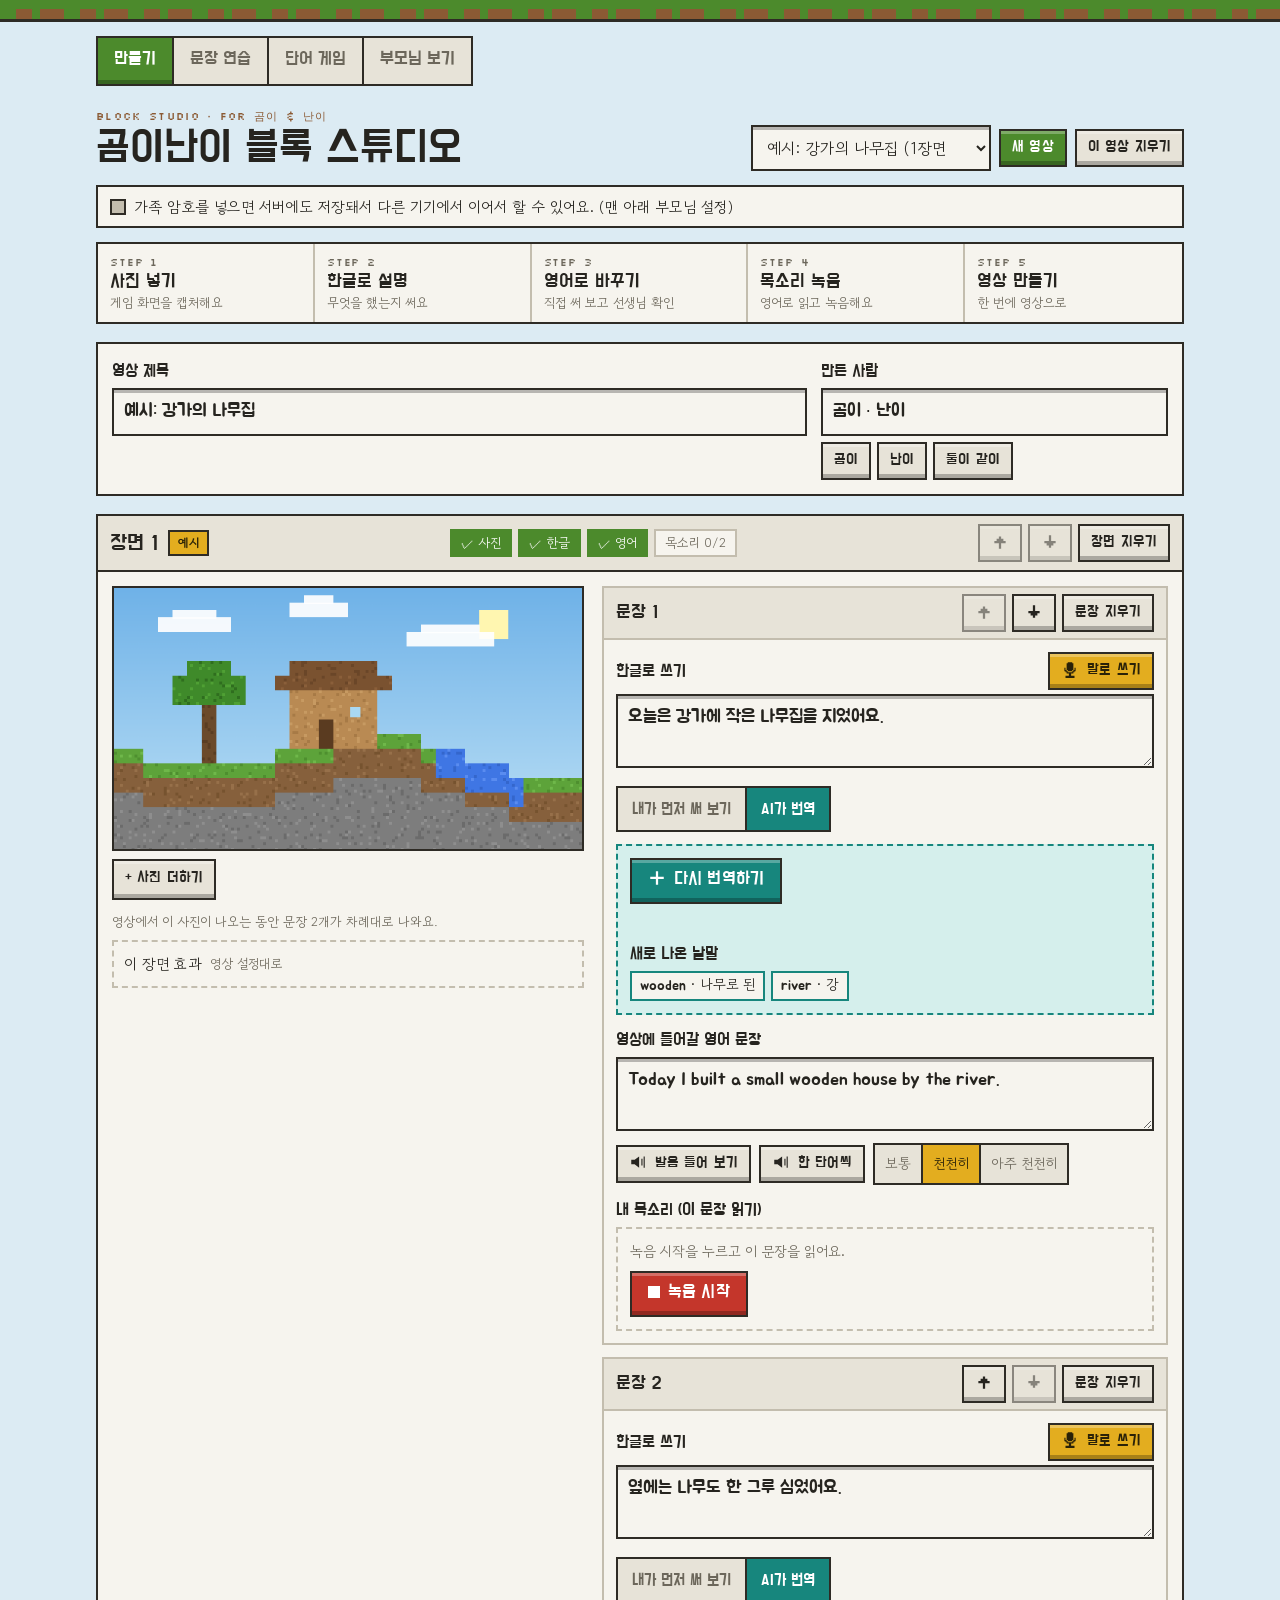
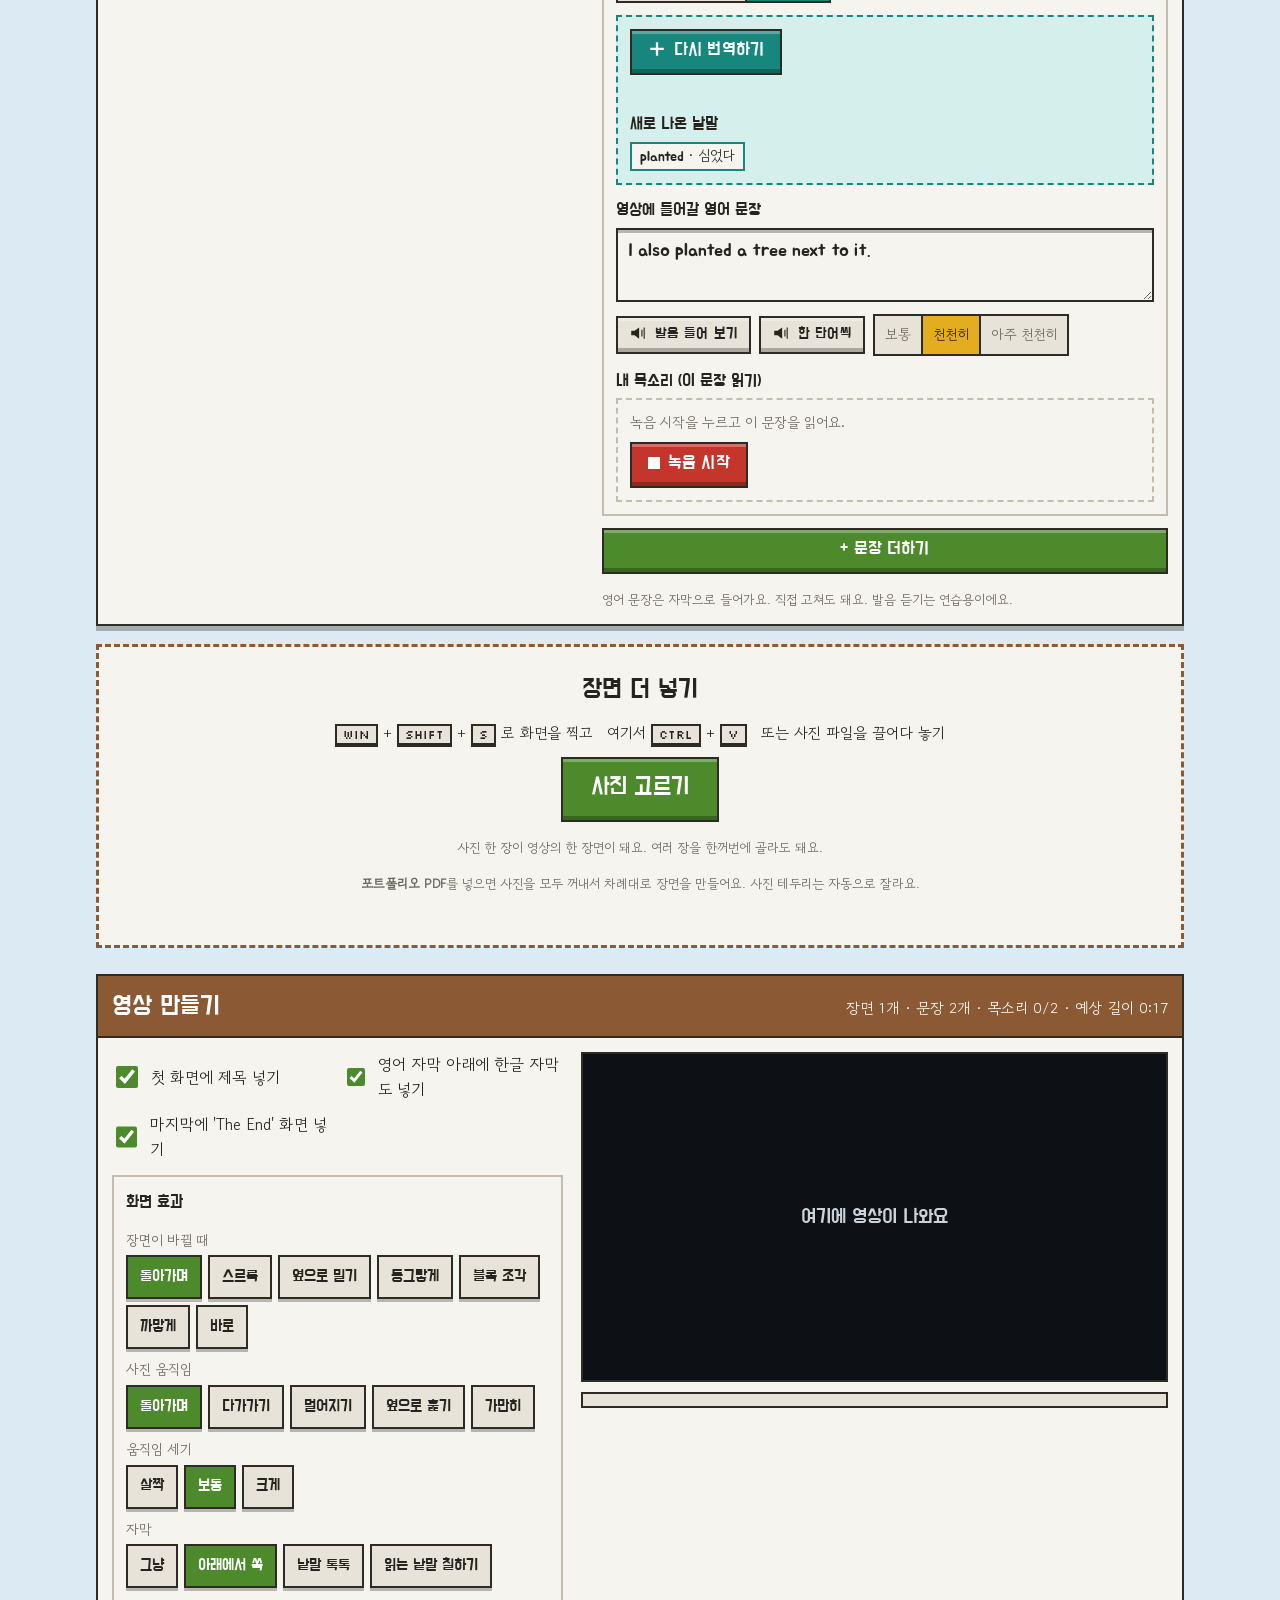
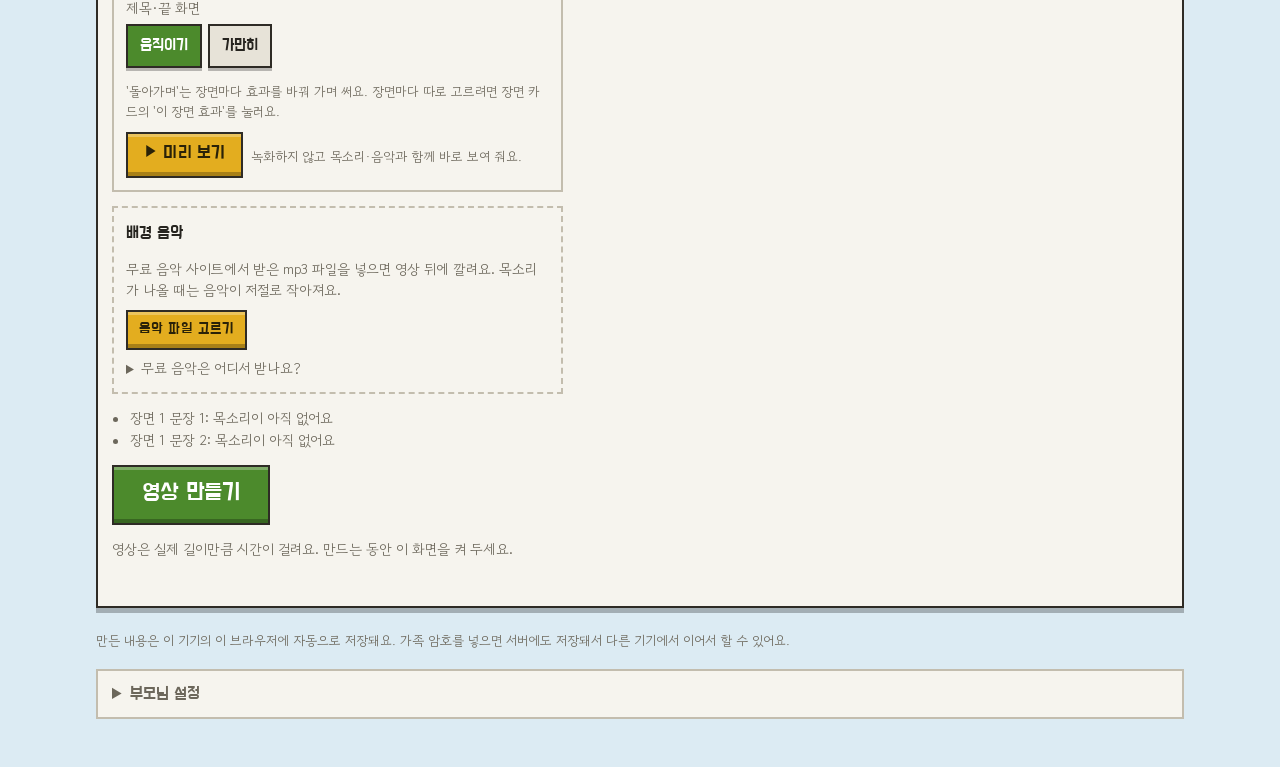
<file: index.html>
<!doctype html>
<html lang="ko">
<head>
<meta charset="utf-8">
<meta name="viewport" content="width=device-width,initial-scale=1,viewport-fit=cover">
<title>곰이난이 블록 스튜디오</title>
<meta name="description" content="게임 화면 사진에 한글 설명, 영어 문장, 내 목소리를 더해 영상으로 만드는 앱">
<meta name="theme-color" content="#4c8a2c">
<link rel="manifest" href="manifest.webmanifest">
<link rel="icon" type="image/png" sizes="192x192" href="icons/icon-192.png">
<link rel="apple-touch-icon" href="icons/icon-192.png">
<link rel="preconnect" href="https://fonts.googleapis.com">
<link rel="preconnect" href="https://fonts.gstatic.com" crossorigin>
<link rel="stylesheet" href="https://fonts.googleapis.com/css2?family=Do+Hyeon&family=Gowun+Dodum&family=Jua&family=Silkscreen&display=swap">
<link rel="stylesheet" href="css/style.css">
</head>
<body>
<div class="turf" aria-hidden="true"></div>
<div class="wrap">
  <nav class="topnav" aria-label="메뉴">
    <a href="./" aria-current="page">만들기</a>
    <a href="practice.html">문장 연습</a>
    <a href="words.html">단어 게임</a>
    <a href="parent.html">부모님 보기</a>
  </nav>
  <header class="top">
    <div class="brand">
      <div class="eyebrow">Block Studio · for 곰이 &amp; 난이</div>
      <h1>곰이난이 블록 스튜디오</h1>
    </div>
    <div class="projbar">
      <label class="sr" for="projSelect">내 영상 목록</label>
      <select id="projSelect"></select>
      <button class="btn small grass" id="newProj" type="button">새 영상</button>
      <span id="delProjWrap"><button class="btn small" id="delProj" type="button">이 영상 지우기</button></span>
    </div>
  </header>

  <section class="cloudbar" id="cloudBar" aria-label="서버 저장" hidden>
    <div class="cloud-line">
      <p class="cloud-status" id="cloudStatus" role="status"></p>
      <div class="row" id="cloudActions"></div>
      <button class="btn small" id="cloudOpen" type="button" aria-expanded="false">다른 기기 영상 불러오기</button>
    </div>
    <div class="cloud-panel" id="cloudPanel" hidden>
      <p class="note" id="cloudPanelNote">서버에 있는 영상을 불러오는 중이에요…</p>
      <ul class="cloud-list" id="cloudList"></ul>
    </div>
  </section>

  <ol class="steps" aria-label="만드는 순서">
    <li><div class="n">STEP 1</div><div class="t">사진 넣기</div><div class="d">게임 화면을 캡처해요</div></li>
    <li><div class="n">STEP 2</div><div class="t">한글로 설명</div><div class="d">무엇을 했는지 써요</div></li>
    <li><div class="n">STEP 3</div><div class="t">영어로 바꾸기</div><div class="d">직접 써 보고 선생님 확인</div></li>
    <li><div class="n">STEP 4</div><div class="t">목소리 녹음</div><div class="d">영어로 읽고 녹음해요</div></li>
    <li><div class="n">STEP 5</div><div class="t">영상 만들기</div><div class="d">한 번에 영상으로</div></li>
  </ol>

  <section class="meta" aria-label="영상 정보">
    <div class="field">
      <label for="title">영상 제목</label>
      <input type="text" id="title" placeholder="예: 우리 마을 다리 만들기" maxlength="60">
    </div>
    <div class="field">
      <label for="makers">만든 사람</label>
      <input type="text" id="makers" placeholder="예: 곰이" maxlength="40">
      <div class="makers-quick">
        <button class="btn small" type="button" data-maker="곰이">곰이</button>
        <button class="btn small" type="button" data-maker="난이">난이</button>
        <button class="btn small" type="button" data-maker="곰이 · 난이">둘이 같이</button>
      </div>
    </div>
  </section>

  <div id="scenes"></div>

  <section class="adder" id="adder" aria-label="사진 넣기">
    <h2 id="adderTitle">게임 화면 사진을 넣어요</h2>
    <div class="keys" id="howPC">
      <span><kbd>Win</kbd> + <kbd>Shift</kbd> + <kbd>S</kbd> 로 화면을 찍고</span>
      <span>여기서 <kbd>Ctrl</kbd> + <kbd>V</kbd></span>
      <span>또는 사진 파일을 끌어다 놓기</span>
    </div>
    <div class="keys" id="howMac" hidden>
      <span><kbd>Cmd</kbd> + <kbd>Ctrl</kbd> + <kbd>Shift</kbd> + <kbd>4</kbd> 로 화면을 찍고</span>
      <span>여기서 <kbd>Cmd</kbd> + <kbd>V</kbd></span>
      <span>또는 사진 파일을 끌어다 놓기</span>
    </div>
    <div class="keys" id="howTab" hidden>
      <span>태블릿에서 화면을 캡처한 다음</span>
      <span><b>사진 고르기</b>를 눌러 갤러리에서 골라요</span>
    </div>
    <div class="row">
      <label class="btn grass big" for="pickImages">사진 고르기</label>
      <input type="file" id="pickImages" accept="image/*,application/pdf,.pdf" multiple hidden>
    </div>
    <p class="hint">사진 한 장이 영상의 한 장면이 돼요. 여러 장을 한꺼번에 골라도 돼요.</p>
    <p class="hint"><b>포트폴리오 PDF</b>를 넣으면 사진을 모두 꺼내서 차례대로 장면을 만들어요. 사진 테두리는 자동으로 잘라요.</p>
    <p class="status" id="importNote" role="status"></p>
  </section>

  <section class="studio" aria-label="영상 만들기">
    <div class="studio-head">
      <h2>영상 만들기</h2>
      <div class="sum" id="summary"></div>
    </div>
    <div class="studio-body">
      <div class="col">
        <div class="opts">
          <label><input type="checkbox" id="optTitle"> 첫 화면에 제목 넣기</label>
          <label><input type="checkbox" id="optKo"> 영어 자막 아래에 한글 자막도 넣기</label>
          <label><input type="checkbox" id="optEnd"> 마지막에 'The End' 화면 넣기</label>
        </div>

        <div class="fx" id="fxBox">
          <div class="lab">화면 효과</div>
          <div class="fx-row"><span class="fx-lab">장면이 바뀔 때</span><div class="fx-seg" data-fx="trans" role="group" aria-label="장면이 바뀔 때"></div></div>
          <div class="fx-row"><span class="fx-lab">사진 움직임</span><div class="fx-seg" data-fx="move" role="group" aria-label="사진 움직임"></div></div>
          <div class="fx-row"><span class="fx-lab">움직임 세기</span><div class="fx-seg" data-fx="amt" role="group" aria-label="움직임 세기"></div></div>
          <div class="fx-row"><span class="fx-lab">자막</span><div class="fx-seg" data-fx="sub" role="group" aria-label="자막 효과"></div></div>
          <div class="fx-row"><span class="fx-lab">제목·끝 화면</span><div class="fx-seg" data-fx="cards" role="group" aria-label="제목·끝 화면 효과"></div></div>
          <p class="hint">'돌아가며'는 장면마다 효과를 바꿔 가며 써요. 장면마다 따로 고르려면 장면 카드의 '이 장면 효과'를 눌러요.</p>
          <div class="row">
            <button class="btn gold" id="fxPreview" type="button">▶ 미리 보기</button>
            <span class="hint">녹화하지 않고 목소리·음악과 함께 바로 보여 줘요.</span>
          </div>
        </div>

        <div class="music" id="music" data-musicdrop>
          <div class="lab">배경 음악</div>
          <div id="musicEmpty">
            <p class="note">무료 음악 사이트에서 받은 mp3 파일을 넣으면 영상 뒤에 깔려요. 목소리가 나올 때는 음악이 저절로 작아져요.</p>
            <div class="row">
              <label class="btn small gold" for="musicFile">음악 파일 고르기</label>
            </div>
          </div>
          <div id="musicSet" hidden>
            <p class="music-name" id="musicName"></p>
            <audio id="musicPlayer" controls preload="metadata"></audio>
            <div class="row music-vol">
              <label for="musicVol">음악 크기</label>
              <span class="note">작게</span>
              <input type="range" id="musicVol" min="5" max="100" step="5">
              <span class="note">크게</span>
            </div>
            <div class="row">
              <button class="btn small gold" id="musicPreview" type="button">▶ 목소리랑 같이 들어 보기</button>
              <span class="hint">첫 목소리 조금 전부터 들려줘요. 듣는 동안 음악 크기를 움직이면 바로 바뀌어요.</span>
            </div>
            <div class="field">
              <label class="lab small-lab" for="musicCredit">음악 출처 (사이트에서 출처를 적으라고 할 때만)</label>
              <input type="text" id="musicCredit" maxlength="120" placeholder="예: Music by ○○ (CC BY 4.0)">
              <p class="hint">적어 두면 영상 마지막 화면에 작게 나와요.</p>
            </div>
            <div class="row">
              <label class="btn small" for="musicFile">다른 음악으로 바꾸기</label>
              <button class="btn small" id="musicRemove" type="button">음악 빼기</button>
            </div>
          </div>
          <input type="file" id="musicFile" accept="audio/*,.mp3,.m4a,.wav,.ogg" hidden>
          <details class="music-help">
            <summary>무료 음악은 어디서 받나요?</summary>
            <ul>
              <li><a href="https://pixabay.com/music/" target="_blank" rel="noopener">Pixabay Music</a> — 무료, 출처를 안 적어도 돼요.</li>
              <li>YouTube 오디오 보관함 — YouTube 스튜디오에 로그인해서 받아요. '저작자 표시 필요 없음'으로 걸러 보면 편해요. CC BY 표시가 있는 곡은 출처를 적어야 해요.</li>
              <li><a href="https://gongu.copyright.or.kr/gongu/main/main.do" target="_blank" rel="noopener">공유마당</a> — 한국저작권위원회. 곡마다 이용 조건(출처 표시 등)이 달라요.</li>
            </ul>
            <p class="hint">곡마다 조건이 다를 수 있으니, 받을 때 이용 조건을 꼭 확인해 주세요.</p>
          </details>
        </div>

        <ul class="todo" id="todo"></ul>
        <div class="row">
          <button class="btn big grass" id="makeBtn" type="button">영상 만들기</button>
          <button class="btn" id="cancelBtn" type="button" hidden>멈추기</button>
        </div>
        <p class="note" id="makeNote">영상은 실제 길이만큼 시간이 걸려요. 만드는 동안 이 화면을 켜 두세요.</p>
        <div class="row" id="resultRow" hidden>
          <button class="btn big gold" id="saveBtn" type="button">영상 저장하기</button>
          <button class="btn big" id="shareBtn" type="button" hidden>보내기</button>
        </div>
        <p class="status" id="saveStatus"></p>
      </div>
      <div>
        <div class="screen" id="screen"><div class="idle">여기에 영상이 나와요</div></div>
        <div class="bar" aria-hidden="true"><i id="barFill"></i></div>
      </div>
    </div>
  </section>
  <p class="storage-note" id="storageNote">만든 내용은 이 기기의 이 브라우저에 자동으로 저장돼요. 가족 암호를 넣으면 서버에도 저장돼서 다른 기기에서 이어서 할 수 있어요.</p>

  <details class="parent" id="parent">
    <summary>부모님 설정</summary>
    <div class="parent-body">
      <div class="row" style="margin-bottom: 16px;">
        <a class="btn grass" href="parent.html" style="text-decoration:none; display:inline-flex; align-items:center; gap:6px;">📊 아이별 학습 현황 대시보드 보기</a>
      </div>
      <label class="lab" for="familyCode">가족 암호</label>
      <p class="hint">AI 영어 도우미와 서버 저장(다른 기기에서 이어서 하기)을 쓰려면 Supabase에 정해 둔 가족 암호(APP_PASSCODE)를 이 기기에 한 번 넣어 주세요.</p>
      <div class="row">
        <input type="password" id="familyCode" autocomplete="off" maxlength="64">
        <button class="btn small grass" id="saveCode" type="button">저장하고 연결 확인</button>
      </div>
      <p class="status" id="parentStatus"></p>
      <label class="lab" for="deviceName">이 기기 이름</label>
      <p class="hint">다른 기기에서 "마지막으로 고친 곳"으로 보여요.</p>
      <div class="row">
        <input type="text" id="deviceName" maxlength="20" placeholder="예: 거실 PC, 곰이 태블릿">
      </div>
      <div class="erase">
        <label class="lab">모든 기록 지우기</label>
        <p class="hint">만든 영상(사진·녹음·음악)과 곰이·난이의 연습 기록·에메랄드를 모두 지워요. 지우면 되돌릴 수 없어요. 가족 암호와 기기 이름은 남아요.</p>
        <button class="btn small red" id="eraseOpen" type="button">모든 기록 지우기…</button>
        <div class="erase-confirm" id="eraseConfirm" hidden>
          <p class="hint" id="eraseHint"></p>
          <div class="row">
            <input type="text" id="eraseWord" autocomplete="off" placeholder="지우기" aria-label="확인 글자">
            <button class="btn small red" id="eraseGo" type="button" disabled>정말 모두 지우기</button>
            <button class="btn small" id="eraseCancel" type="button">그만두기</button>
          </div>
        </div>
        <p class="status" id="eraseStatus" role="status"></p>
      </div>
    </div>
  </details>
</div>

<div class="drop-overlay" id="dropOverlay" hidden><div>여기에 놓으면 들어가요<br><small>사진·포트폴리오 PDF는 새 장면, 녹음 파일은 목소리 칸으로</small></div></div>
<div class="toast" id="toast" role="status" hidden></div>

<script type="module" src="js/app.js"></script>
</body>
</html>
</file>
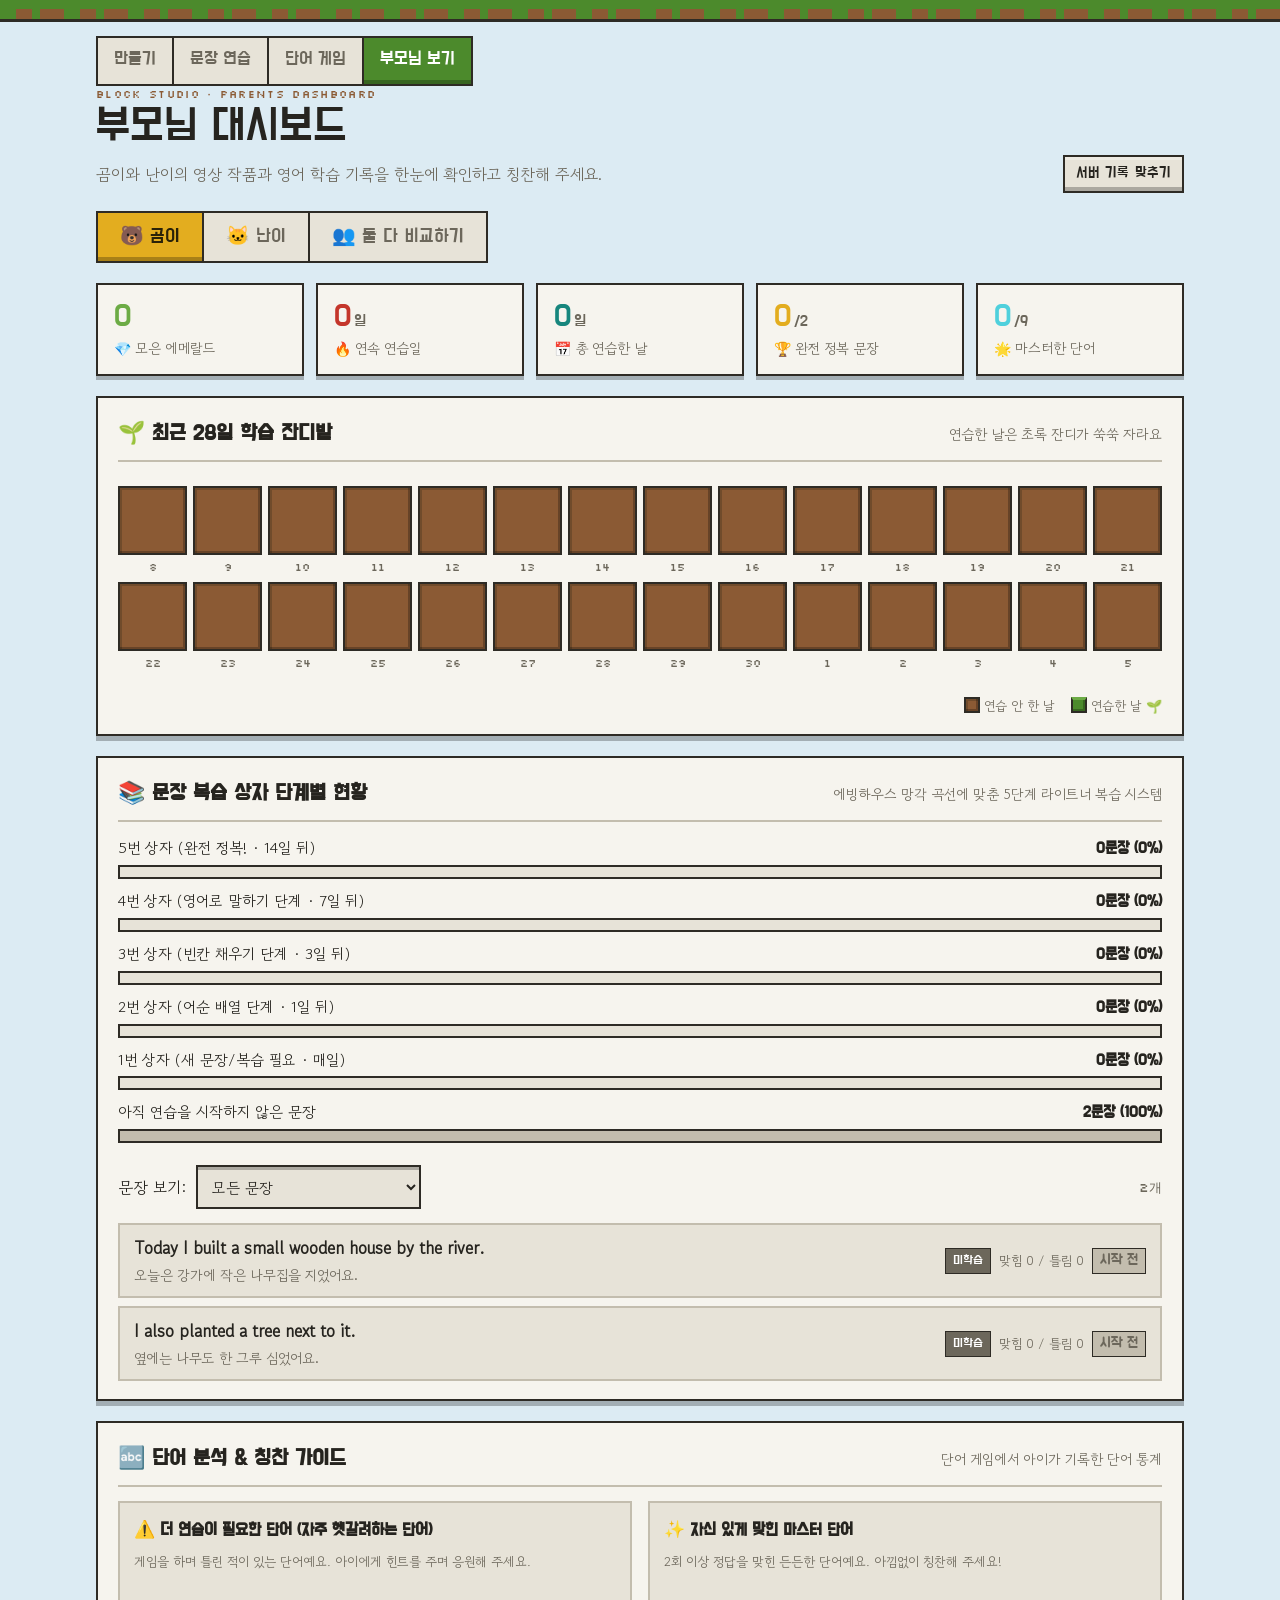
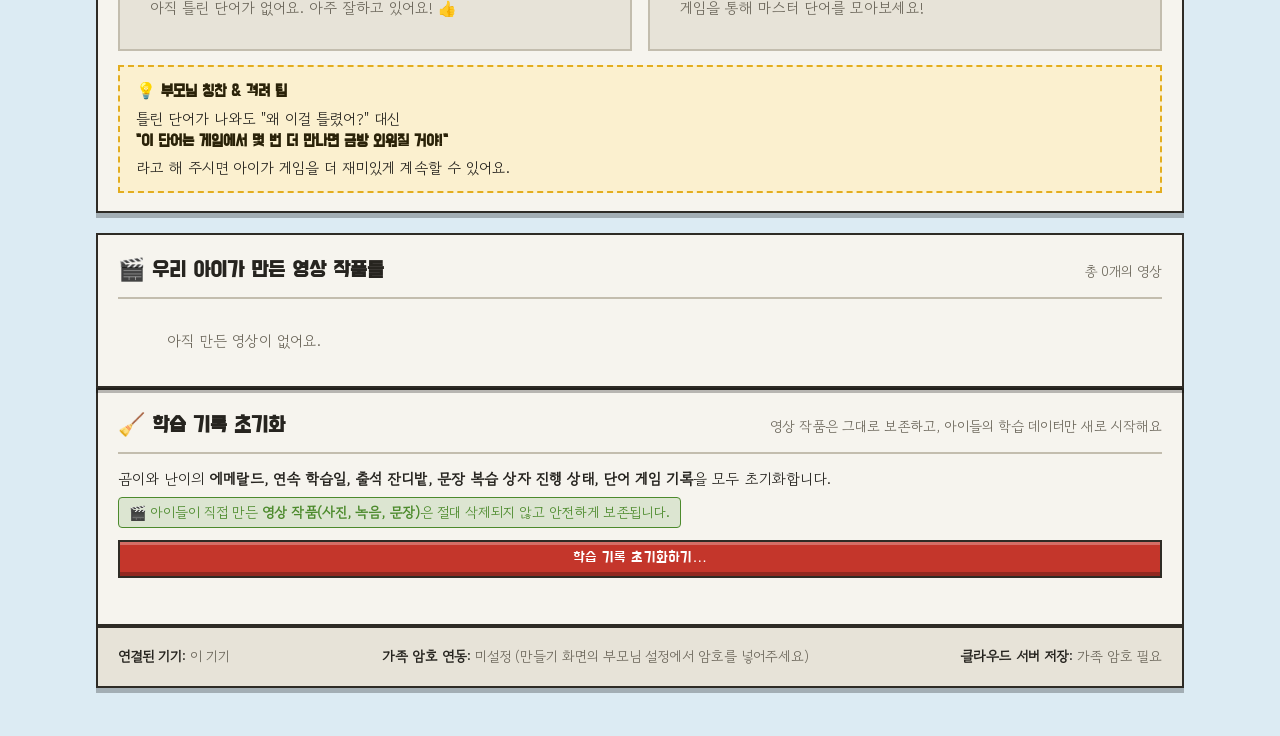
<file: parent.html>
<!doctype html>
<html lang="ko">
<head>
<meta charset="utf-8">
<meta name="viewport" content="width=device-width,initial-scale=1,viewport-fit=cover">
<title>부모님 대시보드 · 곰이난이 블록 스튜디오</title>
<meta name="theme-color" content="#4c8a2c">
<link rel="manifest" href="manifest.webmanifest">
<link rel="icon" type="image/png" sizes="192x192" href="icons/icon-192.png">
<link rel="apple-touch-icon" href="icons/icon-192.png">
<link rel="preconnect" href="https://fonts.googleapis.com">
<link rel="preconnect" href="https://fonts.gstatic.com" crossorigin>
<link rel="stylesheet" href="https://fonts.googleapis.com/css2?family=Do+Hyeon&family=Gowun+Dodum&family=Jua&family=Silkscreen&display=swap">
<link rel="stylesheet" href="css/style.css">
</head>
<body>
<div class="turf" aria-hidden="true"></div>
<div class="wrap">
  <nav class="topnav" aria-label="메뉴">
    <a href="./">만들기</a>
    <a href="practice.html">문장 연습</a>
    <a href="words.html">단어 게임</a>
    <a href="parent.html" aria-current="page">부모님 보기</a>
  </nav>

  <header class="parent-head">
    <div class="brand">
      <div class="eyebrow">Block Studio · Parents Dashboard</div>
      <h1>부모님 대시보드</h1>
    </div>
    <div class="parent-head-meta">
      <p class="parent-sub">곰이와 난이의 영상 작품과 영어 학습 기록을 한눈에 확인하고 칭찬해 주세요.</p>
      <button type="button" class="btn small" id="syncBtn">서버 기록 맞추기</button>
    </div>
  </header>

  <!-- 아이 선택 탭 -->
  <div class="parent-tabs" role="tablist" aria-label="아이 선택">
    <button type="button" class="parent-tab on" data-child="곰이" role="tab" aria-selected="true">🐻 곰이</button>
    <button type="button" class="parent-tab" data-child="난이" role="tab" aria-selected="false">🐱 난이</button>
    <button type="button" class="parent-tab" data-child="compare" role="tab" aria-selected="false">👥 둘 다 비교하기</button>
  </div>

  <!-- 개별 아이 대시보드 -->
  <main id="childView" class="parent-main">
    <!-- 1. 핵심 성취 지표 카드 -->
    <section class="parent-kpis" id="kpis" aria-label="학습 요약">
      <div class="parent-kpi gem">
        <span class="parent-kpi-num" id="kpiEmeralds">0</span>
        <span class="parent-kpi-lbl">💎 모은 에메랄드</span>
      </div>
      <div class="parent-kpi streak">
        <span class="parent-kpi-num" id="kpiStreak">0<small>일</small></span>
        <span class="parent-kpi-lbl">🔥 연속 연습일</span>
      </div>
      <div class="parent-kpi days">
        <span class="parent-kpi-num" id="kpiDays">0<small>일</small></span>
        <span class="parent-kpi-lbl">📅 총 연습한 날</span>
      </div>
      <div class="parent-kpi mastered">
        <span class="parent-kpi-num" id="kpiMastered">0<small id="kpiTotalSent">/0</small></span>
        <span class="parent-kpi-lbl">🏆 완전 정복 문장</span>
      </div>
      <div class="parent-kpi words">
        <span class="parent-kpi-num" id="kpiWords">0<small id="kpiTotalWords">/0</small></span>
        <span class="parent-kpi-lbl">🌟 마스터한 단어</span>
      </div>
    </section>

    <!-- 2. 학습 잔디밭 (최근 28일 출석 활동) -->
    <section class="parent-card" aria-labelledby="gardenTitle">
      <div class="parent-card-head">
        <h2 id="gardenTitle">🌱 최근 28일 학습 잔디밭</h2>
        <span class="note" id="gardenNote">연습한 날은 초록 잔디가 쑥쑥 자라요</span>
      </div>
      <div class="parent-garden" id="garden"></div>
      <div class="parent-garden-legend">
        <span><i class="garden-block dirt"></i> 연습 안 한 날</span>
        <span><i class="garden-block grass"></i> 연습한 날 🌱</span>
      </div>
    </section>

    <!-- 3. 라이트너 5단계 복습 상자 문장 학습 현황 -->
    <section class="parent-card" aria-labelledby="boxesTitle">
      <div class="parent-card-head">
        <h2 id="boxesTitle">📚 문장 복습 상자 단계별 현황</h2>
        <span class="note">에빙하우스 망각 곡선에 맞춘 5단계 라이트너 복습 시스템</span>
      </div>
      <div class="parent-box-bars" id="boxBars"></div>

      <div class="parent-sent-filter">
        <label for="sentFilter">문장 보기:</label>
        <select id="sentFilter">
          <option value="all">모든 문장</option>
          <option value="due">오늘 복습할 문장</option>
          <option value="learning">학습 중인 문장 (1~3번 상자)</option>
          <option value="mastered">완전 정복 문장 (4~5번 상자)</option>
        </select>
        <span class="parent-sent-count" id="sentCount">0개</span>
      </div>
      <ul class="parent-sent-list" id="sentList"></ul>
    </section>

    <!-- 4. 단어 학습 분석 & 부모님 지도 가이드 -->
    <section class="parent-card" aria-labelledby="wordsTitle">
      <div class="parent-card-head">
        <h2 id="wordsTitle">🔤 단어 분석 &amp; 칭찬 가이드</h2>
        <span class="note">단어 게임에서 아이가 기록한 단어 통계</span>
      </div>

      <div class="parent-words-grid">
        <div class="parent-word-col warn">
          <h3>⚠️ 더 연습이 필요한 단어 (자주 헷갈려하는 단어)</h3>
          <p class="parent-word-desc">게임을 하며 틀린 적이 있는 단어예요. 아이에게 힌트를 주며 응원해 주세요.</p>
          <ul class="parent-word-tags" id="weakWords"></ul>
        </div>
        <div class="parent-word-col good">
          <h3>✨ 자신 있게 맞힌 마스터 단어</h3>
          <p class="parent-word-desc">2회 이상 정답을 맞힌 든든한 단어예요. 아낌없이 칭찬해 주세요!</p>
          <ul class="parent-word-tags" id="strongWords"></ul>
        </div>
      </div>

      <div class="parent-tip-box">
        <b>💡 부모님 칭찬 &amp; 격려 팁</b>
        <p>틀린 단어가 나와도 "왜 이걸 틀렸어?" 대신 <b>"이 단어는 게임에서 몇 번 더 만나면 금방 외워질 거야!"</b> 라고 해 주시면 아이가 게임을 더 재미있게 계속할 수 있어요.</p>
      </div>
    </section>

    <!-- 5. 아이가 만든 영상 작품 목록 -->
    <section class="parent-card" aria-labelledby="projectsTitle">
      <div class="parent-card-head">
        <h2 id="projectsTitle">🎬 우리 아이가 만든 영상 작품들</h2>
        <span class="note" id="projNote">총 0개의 영상</span>
      </div>
      <div class="parent-proj-grid" id="projList"></div>
    </section>
  </main>

  <!-- 6. 둘 다 비교하기 화면 -->
  <section id="compareView" class="parent-compare" hidden aria-label="곰이 난이 비교">
    <div class="parent-card">
      <div class="parent-card-head">
        <h2>👥 곰이와 난이 학습 비교</h2>
        <span class="note">선의의 경쟁과 함께 서로를 칭찬하고 응원해 주세요</span>
      </div>
      <div class="parent-compare-grid" id="compareGrid"></div>
      <div class="parent-cheer">
        <b>🎉 우리 쌍둥이 모두 최고예요!</b>
        <p>곰이와 난이 둘 다 마인크래프트 화면으로 스스로 영어 문장을 쓰고 녹음하며 멋진 영상을 만들고 있어요. 결과보다 즐겁게 해낸 과정을 많이 칭찬해 주세요!</p>
      </div>
    </div>
  </section>

  <!-- 학습 기록 초기화 (영상은 보존하고 아이들 학습 데이터만 삭제) -->
  <section class="parent-card parent-reset-card" aria-label="학습 데이터 초기화">
    <div class="parent-card-head">
      <h2>🧹 학습 기록 초기화</h2>
      <span class="note">영상 작품은 그대로 보존하고, 아이들의 학습 데이터만 새로 시작해요</span>
    </div>
    <div class="parent-reset-box">
      <p class="parent-reset-desc">
        곰이와 난이의 <b>에메랄드, 연속 학습일, 출석 잔디밭, 문장 복습 상자 진행 상태, 단어 게임 기록</b>을 모두 초기화합니다.<br>
        <span class="parent-keep-badge">🎬 아이들이 직접 만든 <strong>영상 작품(사진, 녹음, 문장)</strong>은 절대 삭제되지 않고 안전하게 보존됩니다.</span>
      </p>
      <div class="parent-reset-actions">
        <button type="button" class="btn small red" id="resetProgressOpen">학습 기록 초기화하기…</button>
        <div class="parent-reset-confirm" id="resetProgressConfirm" hidden>
          <span class="confirm-msg">정말 초기화할까요? 확인을 위해 <b>초기화</b>를 입력해 주세요:</span>
          <div class="row">
            <input type="text" id="resetWord" autocomplete="off" placeholder="초기화" aria-label="확인 단어 입력">
            <button type="button" class="btn small red" id="resetProgressGo" disabled>정말 초기화하기</button>
            <button type="button" class="btn small" id="resetProgressCancel">취소</button>
          </div>
        </div>
      </div>
      <p class="status" id="resetStatus" role="status"></p>
    </div>
  </section>

  <!-- 기기 및 서버 연동 상태 안내 -->
  <section class="parent-card parent-sync-card" aria-label="시스템 정보">
    <div class="parent-sync-info">
      <div>
        <b>연결된 기기</b>: <span id="infoDevice">-</span>
      </div>
      <div>
        <b>가족 암호 연동</b>: <span id="infoCode">-</span>
      </div>
      <div>
        <b>클라우드 서버 저장</b>: <span id="infoCloud">-</span>
      </div>
    </div>
  </section>
</div>

<div class="toast" id="toast" role="status" hidden></div>

<script type="module" src="js/parent.js"></script>
</body>
</html>
</file>
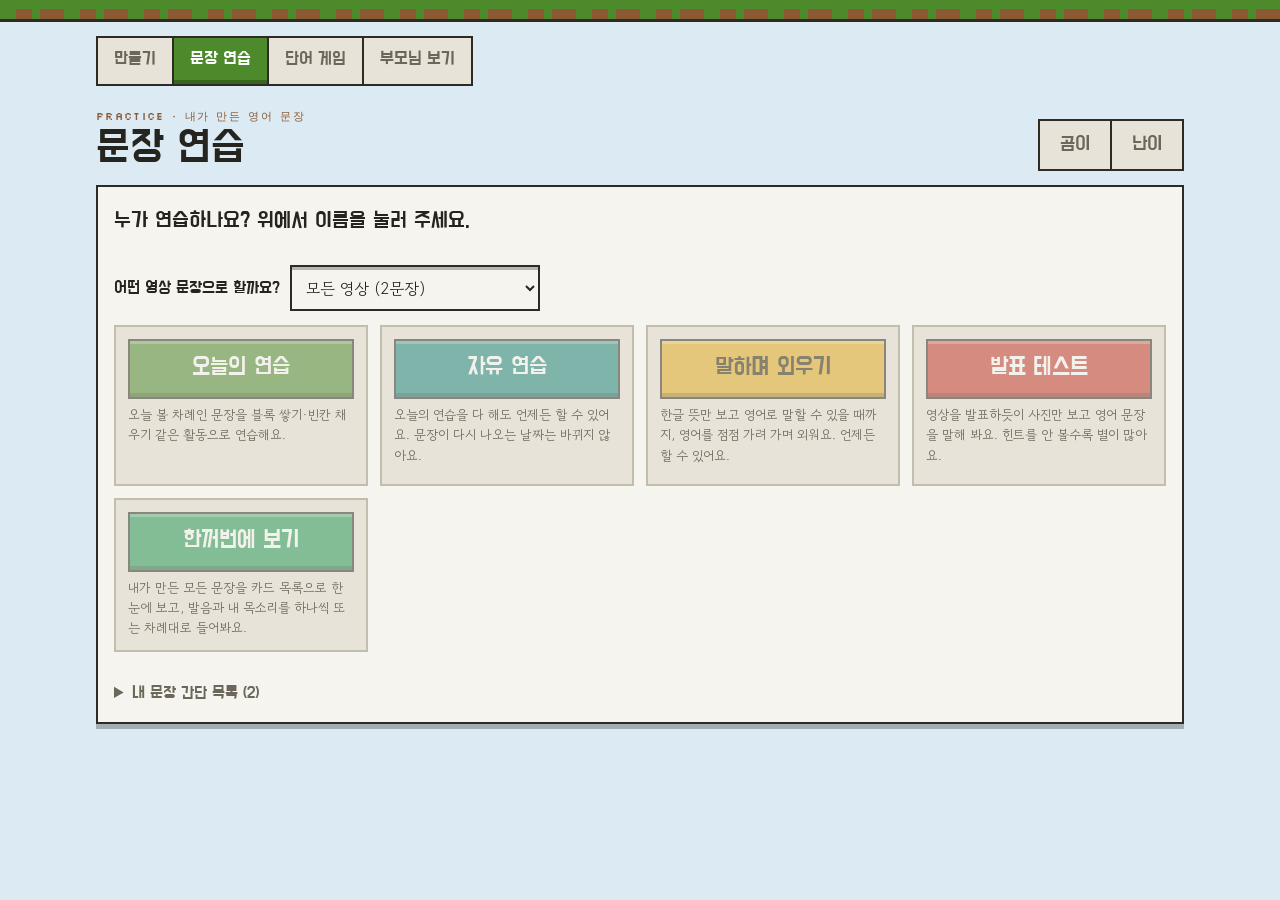
<file: practice.html>
<!doctype html>
<html lang="ko">
<head>
<meta charset="utf-8">
<meta name="viewport" content="width=device-width,initial-scale=1,viewport-fit=cover">
<title>문장 연습 · 곰이난이 블록 스튜디오</title>
<meta name="theme-color" content="#4c8a2c">
<link rel="manifest" href="manifest.webmanifest">
<link rel="icon" type="image/png" sizes="192x192" href="icons/icon-192.png">
<link rel="apple-touch-icon" href="icons/icon-192.png">
<link rel="preconnect" href="https://fonts.googleapis.com">
<link rel="preconnect" href="https://fonts.gstatic.com" crossorigin>
<link rel="stylesheet" href="https://fonts.googleapis.com/css2?family=Do+Hyeon&family=Gowun+Dodum&family=Jua&family=Silkscreen&display=swap">
<link rel="stylesheet" href="css/style.css">
</head>
<body>
<div class="turf" aria-hidden="true"></div>
<div class="wrap">
  <nav class="topnav" aria-label="메뉴">
    <a href="./">만들기</a>
    <a href="practice.html" aria-current="page">문장 연습</a>
    <a href="words.html">단어 게임</a>
    <a href="parent.html">부모님 보기</a>
  </nav>
  <header class="top">
    <div class="brand">
      <div class="eyebrow">Practice · 내가 만든 영어 문장</div>
      <h1>문장 연습</h1>
    </div>
    <div id="kidPick"></div>
  </header>

  <section class="learn-home" id="home">
    <p class="who" id="who">누가 연습하나요? 위에서 이름을 눌러 주세요.</p>
    <div class="stats" id="stats"></div>
    <div class="row learn-filter">
      <label class="lab" for="proj">어떤 영상 문장으로 할까요?</label>
      <select id="proj"></select>
    </div>
    <div class="modes">
      <div class="mode">
        <button class="btn big grass" id="start" type="button" disabled>오늘의 연습</button>
        <p class="hint">오늘 볼 차례인 문장을 블록 쌓기·빈칸 채우기 같은 활동으로 연습해요.</p>
      </div>
      <div class="mode">
        <button class="btn big diamond" id="free" type="button" disabled>자유 연습</button>
        <p class="hint">오늘의 연습을 다 해도 언제든 할 수 있어요. 문장이 다시 나오는 날짜는 바뀌지 않아요.</p>
        <p class="hint gem-left" id="freeGems"></p>
      </div>
      <div class="mode">
        <button class="btn big gold" id="memorize" type="button" disabled>말하며 외우기</button>
        <p class="hint">한글 뜻만 보고 영어로 말할 수 있을 때까지, 영어를 점점 가려 가며 외워요. 언제든 할 수 있어요.</p>
      </div>
      <div class="mode">
        <button class="btn big red" id="ptOpen" type="button" disabled>발표 테스트</button>
        <p class="hint">영상을 발표하듯이 사진만 보고 영어 문장을 말해 봐요. 힌트를 안 볼수록 별이 많아요.</p>
      </div>
      <div class="mode">
        <button class="btn big emerald" id="viewAll" type="button" disabled>한꺼번에 보기</button>
        <p class="hint">내가 만든 모든 문장을 카드 목록으로 한눈에 보고, 발음과 내 목소리를 하나씩 또는 차례대로 들어봐요.</p>
      </div>
    </div>
    <p class="note" id="homeNote"></p>
    <details class="sent-list" id="sentListDetails">
      <summary>내 문장 간단 목록 (<span id="sentListCount">0</span>)</summary>
      <div class="sent-list-bar">
        <button class="btn small emerald" id="quickOpenAll" type="button">큰 화면으로 한꺼번에 보기 ↗</button>
      </div>
      <ul id="sentList"></ul>
    </details>
  </section>

  <section class="all-view" id="allView" hidden>
    <div class="all-header">
      <div class="all-title-row">
        <button class="btn small" id="allBack" type="button">← 돌아가기</button>
        <h2>모든 문장 한꺼번에 보기</h2>
        <span class="all-count-badge" id="allCountBadge">총 0개 문장</span>
      </div>
      <div class="all-toolbar">
        <div class="all-filter-group">
          <label class="sr" for="allProj">영상 선택</label>
          <select id="allProj"></select>
          <input type="search" id="allSearch" placeholder="문장이나 단어 검색..." aria-label="문장 검색">
        </div>
        <div class="all-action-group">
          <button class="btn gold" id="allAutoPlay" type="button">▶ 차례대로 모두 듣기</button>
          <button class="btn" id="allPrint" type="button">인쇄하기</button>
          <button class="btn" id="allToggleKo" type="button" aria-pressed="false">한글 뜻 숨기기</button>
        </div>
      </div>
    </div>

    <div class="all-grid" id="allGrid"></div>

    <div class="all-footer-bar">
      <button class="btn big" id="allBackBottom" type="button">처음으로 돌아가기</button>
    </div>
  </section>

  <section class="print-view" id="printView" hidden>
    <div class="print-controls">
      <div class="pt-head">
        <h2>인쇄하기</h2>
        <button class="btn small" id="prBack" type="button">← 돌아가기</button>
      </div>
      <div class="pt-opt"><label class="lab" for="prProj">어떤 영상을 인쇄할까요?</label>
        <select id="prProj"></select></div>
      <p class="hint" id="prCount"></p>
      <div class="pt-opt"><span class="lab">모양</span>
        <div class="pt-seg" data-popt="kind" role="group" aria-label="모양">
          <button type="button" data-v="cards">문장 카드</button><button type="button" data-v="sheet">외우기 학습지</button><button type="button" data-v="flash">접는 플래시카드</button><button type="button" data-v="words">단어장</button>
        </div></div>
      <div class="pt-opt" id="prOptHide"><span class="lab">영어를 얼마나 가릴까요?</span>
        <div class="pt-seg" data-popt="hide" role="group" aria-label="가리기">
          <button type="button" data-v="first">첫 단어만 보여 주기</button><button type="button" data-v="letters">첫 글자만 보여 주기</button><button type="button" data-v="blank">빈 줄만</button>
        </div></div>
      <div class="pt-opt" id="prOptKo"><span class="lab">한글 뜻</span>
        <div class="pt-seg" data-popt="ko" role="group" aria-label="한글 뜻">
          <button type="button" data-v="true">넣기</button><button type="button" data-v="false">빼기</button>
        </div></div>
      <div class="pt-opt" id="prOptPhoto"><span class="lab">사진</span>
        <div class="pt-seg" data-popt="photo" role="group" aria-label="사진">
          <button type="button" data-v="big">크게</button><button type="button" data-v="small">작게</button><button type="button" data-v="none">빼기 (문장만)</button>
        </div></div>
      <div class="pt-opt"><span class="lab">이름·날짜 칸</span>
        <div class="pt-seg" data-popt="name" role="group" aria-label="이름 칸">
          <button type="button" data-v="true">넣기</button><button type="button" data-v="false">빼기</button>
        </div></div>
      <div class="row">
        <button class="btn big grass" id="prGo" type="button">인쇄하기</button>
        <p class="hint">인쇄 창에서 프린터를 고르거나, 'PDF로 저장'을 골라 파일로 남길 수 있어요.</p>
      </div>
      <p class="lab">미리 보기</p>
    </div>
    <div class="print-paper"><div class="print-sheet" id="printSheet"></div></div>
  </section>

  <section class="pt" id="test" hidden>
    <div class="pt-setup" id="ptSetup">
      <div class="pt-head">
        <h2>발표 테스트</h2>
        <button class="btn small" id="ptBack" type="button">← 돌아가기</button>
      </div>
      <p class="hint">영상을 발표하듯이 사진만 보고 영어 문장을 말해 봐요. 막히면 힌트를 볼 수 있지만, 힌트를 볼수록 별이 줄어요.</p>
      <label class="lab" for="ptProj">어떤 영상으로 할까요?</label>
      <select id="ptProj"></select>
      <p class="pt-best" id="ptBest"></p>
      <div class="pt-opt"><span class="lab">순서</span>
        <div class="pt-seg" data-opt="order" role="group" aria-label="순서">
          <button type="button" data-v="story">발표 순서</button><button type="button" data-v="shuffle">섞어서</button>
        </div></div>
      <div class="pt-opt"><span class="lab">처음에 보여 줄 것</span>
        <div class="pt-seg" data-opt="start" role="group" aria-label="처음에 보여 줄 것">
          <button type="button" data-v="0">사진만 (별 3개)</button><button type="button" data-v="1">사진 + 첫 단어 (별 2개)</button>
        </div></div>
      <div class="pt-opt"><span class="lab">채점</span>
        <div class="pt-seg" data-opt="judge" role="group" aria-label="채점">
          <button type="button" data-v="self">스스로 확인</button><button type="button" data-v="parent">부모님 채점</button>
        </div></div>
      <label class="pt-check" id="ptRecWrap"><input type="checkbox" id="ptRec"> 말할 때 녹음해서 정답과 내 목소리를 비교해 듣기</label>
      <button class="btn big grass pt-go" id="ptGo" type="button">테스트 시작</button>
    </div>

    <div class="pt-run" id="ptRun" hidden>
      <div class="session-top">
        <span class="count" id="ptCount"></span>
        <div class="bar" aria-hidden="true"><i id="ptFill"></i></div>
        <span class="pt-total" id="ptTotal"></span>
        <button class="btn small" id="ptQuit" type="button">그만하기</button>
      </div>
      <article class="pt-card">
        <div class="pt-photo" id="ptPhoto"></div>
        <div class="pt-body">
          <div class="pt-where" id="ptWhere"></div>
          <p class="pt-prev" id="ptPrev"></p>
          <div class="pt-stars" id="ptStars"></div>
          <div class="pt-hint" id="ptHint"></div>
          <div class="pt-answer" id="ptAnswer" hidden></div>
          <p class="pfb" id="ptFb" role="status"></p>
          <div class="row pt-ctrl" id="ptCtrl"></div>
        </div>
      </article>
    </div>

    <div class="pt-result done" id="ptResult" hidden>
      <div class="pt-medal" id="ptMedal"></div>
      <h2 id="ptTitle"></h2>
      <p id="ptText"></p>
      <ol class="pt-list" id="ptList"></ol>
      <div class="row">
        <button class="btn big gold" id="ptRetry" type="button">못한 문장만 다시</button>
        <button class="btn big grass" id="ptAgain" type="button">처음부터 다시</button>
        <button class="btn big" id="ptHome" type="button">처음으로</button>
      </div>
    </div>
  </section>

  <section class="session" id="session" hidden>
    <div class="session-top">
      <span class="count" id="count"></span>
      <div class="bar" aria-hidden="true"><i id="progFill"></i></div>
      <button class="btn small" id="quit" type="button">그만하기</button>
    </div>
    <article class="pcard">
      <div class="pshot" id="pshot"></div>
      <div class="pbody">
        <div class="step-name" id="stepName"></div>
        <p class="pko" id="pko"></p>
        <div id="activity"></div>
        <p class="pfb" id="pfb" role="status"></p>
        <div class="row" id="controls"></div>
      </div>
    </article>
  </section>

  <section class="done" id="done" hidden>
    <h2 id="doneTitle">오늘 연습 끝!</h2>
    <p id="doneText"></p>
    <div class="row">
      <button class="btn big grass" id="again" type="button">더 연습하기</button>
      <button class="btn big" id="home2" type="button">처음으로</button>
    </div>
  </section>
</div>
<div class="toast" id="toast" role="status" hidden></div>
<script type="module" src="js/practice.js"></script>
</body>
</html>
</file>
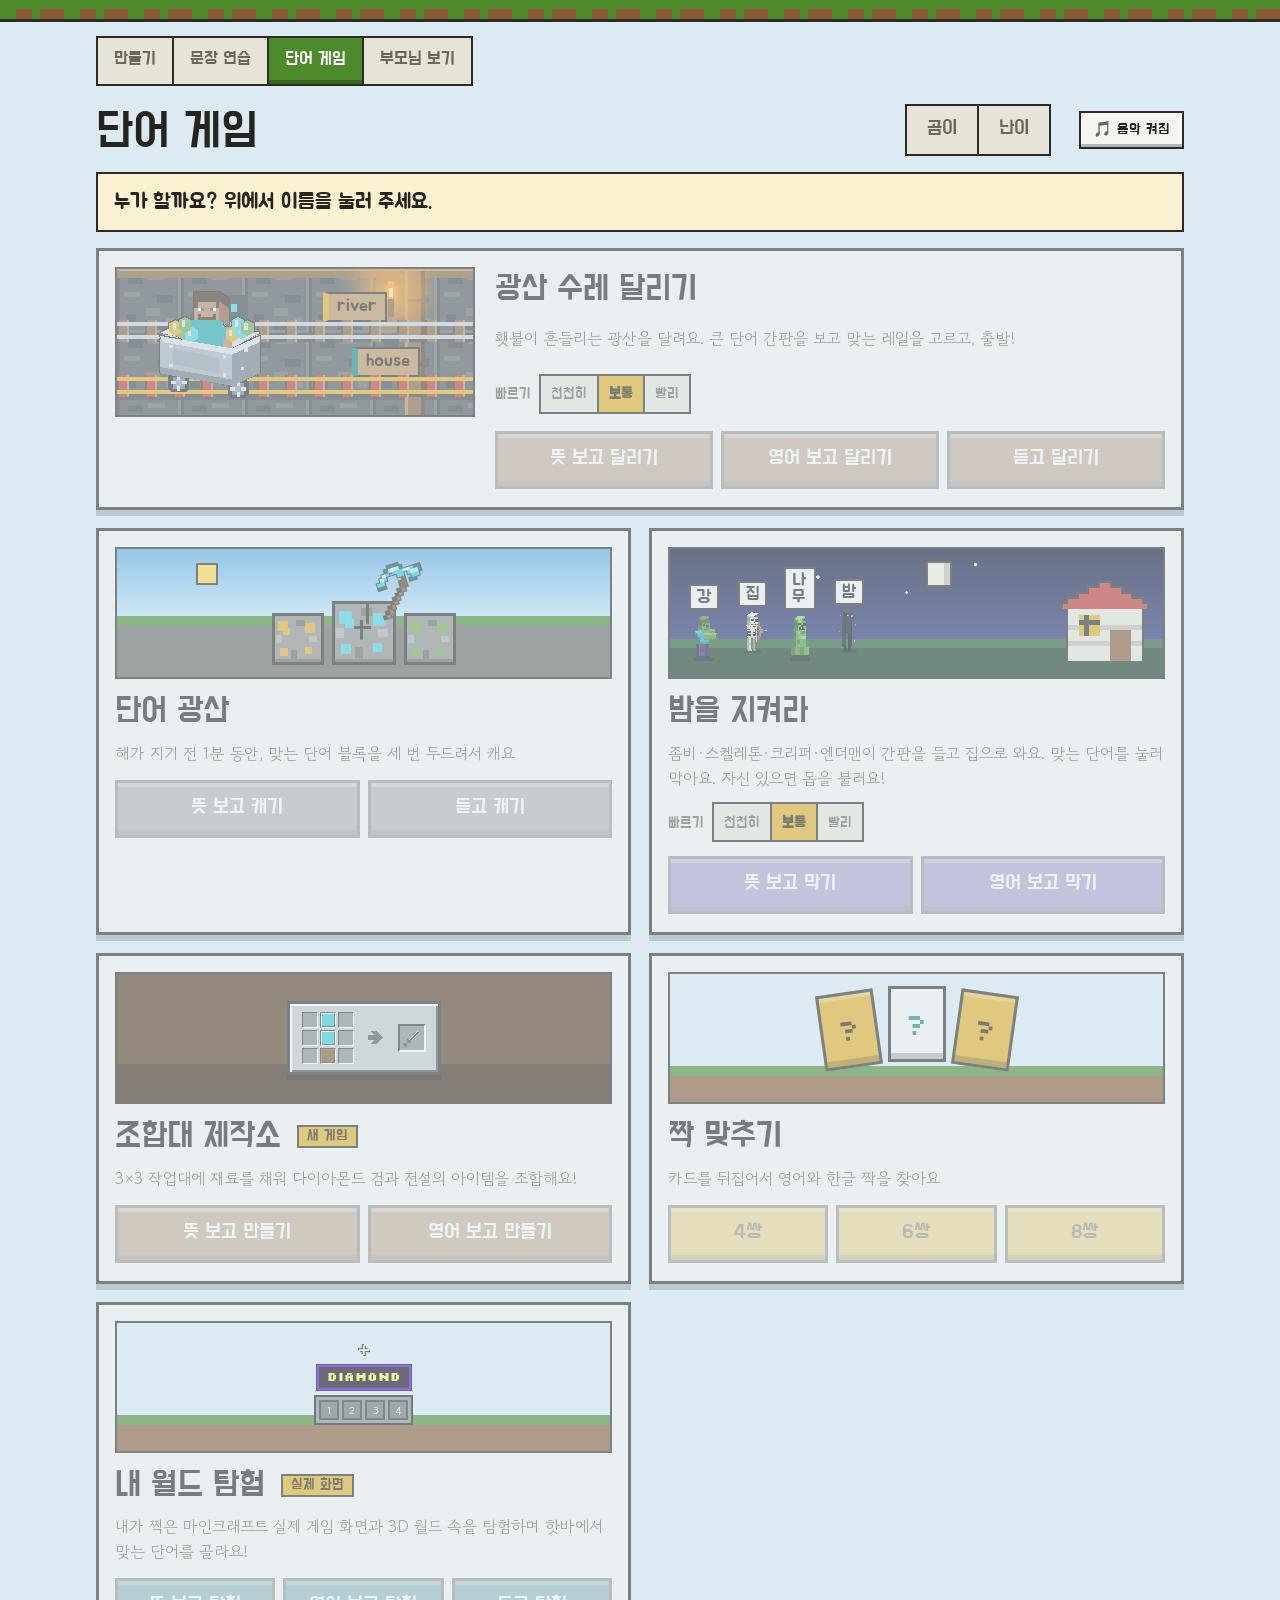
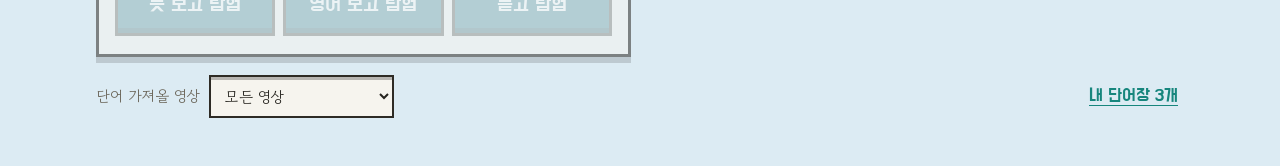
<file: words.html>
<!doctype html>
<html lang="ko">
<head>
<meta charset="utf-8">
<meta name="viewport" content="width=device-width,initial-scale=1,viewport-fit=cover">
<title>단어 게임 · 곰이난이 블록 스튜디오</title>
<meta name="theme-color" content="#4c8a2c">
<link rel="manifest" href="manifest.webmanifest">
<link rel="icon" type="image/png" sizes="192x192" href="icons/icon-192.png">
<link rel="apple-touch-icon" href="icons/icon-192.png">
<link rel="preconnect" href="https://fonts.googleapis.com">
<link rel="preconnect" href="https://fonts.gstatic.com" crossorigin>
<link rel="stylesheet" href="https://fonts.googleapis.com/css2?family=Do+Hyeon&family=Gowun+Dodum&family=Jua&family=Silkscreen&display=swap">
<link rel="stylesheet" href="css/style.css">
</head>
<body>
<div class="turf" aria-hidden="true"></div>
<div class="wrap">
  <nav class="topnav" aria-label="메뉴">
    <a href="./">만들기</a>
    <a href="practice.html">문장 연습</a>
    <a href="words.html" aria-current="page">단어 게임</a>
    <a href="parent.html">부모님 보기</a>
  </nav>

  <header class="wg-head">
    <h1>단어 게임</h1>
    <div class="wg-me">
      <div id="kidPick"></div>
      <p class="wg-badges" id="badges"></p>
      <button type="button" class="wg-bgm-btn" id="bgmBtn" aria-label="배경 음악 켜기/끄기">🎵 배경음악</button>
    </div>
  </header>

  <!-- 처음 화면: 게임 판의 버튼을 누르면 바로 시작 -->
  <section class="wg-home" id="home">
    <p class="wg-msg" id="homeMsg" role="status"></p>
    <div class="wg-games" id="games">
      <article class="wg-game g-cart wide">
        <div class="wg-art wg-art-cart" aria-hidden="true">
          <svg class="cart-wall" width="100%" height="100%" shape-rendering="crispEdges" aria-hidden="true"><defs><pattern id="cart-rock-home" width="64" height="64" patternUnits="userSpaceOnUse"><rect class="rock" width="64" height="64"/><path class="rock-dark" d="M0 0h64v3H0zM0 0h3v64H0zM11 9h15v6H11zM40 26h16v8H40zM9 45h10v10H9zM28 57h25v4H28z"/><path class="rock-light" d="M3 61h61v3H3zM61 3h3v58h-3zM7 23h16v5H7zM31 6h17v5H31zM29 39h14v8H29zM49 49h9v6h-9z"/></pattern><radialGradient id="cart-light-home"><stop offset="0" stop-color="var(--cart-flame)" stop-opacity=".65"/><stop offset="1" stop-color="var(--cart-flame)" stop-opacity="0"/></radialGradient><pattern id="cart-props-home" width="320" height="320" patternUnits="userSpaceOnUse"><path class="timber" d="M288 0h20v320h-20zM0 0h320v9H0z"/><path class="timber-dark" d="M304 0h4v320h-4zM288 30h16v3h-16zM288 94h16v3h-16zM288 158h16v3h-16zM288 222h16v3h-16z"/><path class="timber-light" d="M288 0h3v320h-3zM0 0h320v2H0z"/><g class="torch"><circle class="torch-glow" cx="274" cy="24" r="48" fill="url(#cart-light-home)"/><path class="torch-stick" d="M271 26h6v22h-6z"/><path class="flame" d="M268 17h12v13h-12zM271 12h6v5h-6z"/><path class="flame-core" d="M272 19h4v9h-4z"/></g><g class="ore"><rect class="rock-dark" x="88" y="26" width="40" height="40"/><path class="diamond" d="M94 32h8v5h-8zM114 35h6v8h-6zM104 47h8v8h-8zM94 56h5v4h-5z"/><rect class="rock-dark" x="174" y="190" width="40" height="40"/><path class="redstone" d="M180 196h7v6h-7zM198 201h9v5h-9zM189 212h6v9h-6zM203 220h5v4h-5z"/></g></pattern></defs><rect class="cart-rock-layer" width="100%" height="100%" fill="url(#cart-rock-home)"/><rect class="cart-props-layer" width="100%" height="100%" fill="url(#cart-props-home)"/></svg>
          <span class="art-sign a">river</span><span class="art-sign b">house</span>
          <span class="art-rail r1"></span><span class="art-rail r2 powered"></span>
          <span class="art-cart"><svg class="cart-svg" viewBox="0 -12 32 36" shape-rendering="crispEdges" aria-hidden="true"><g class="wheel-axle" transform="translate(6 19)"><path class="wheel" d="M-3-2-2-3H2L3-2V2L2 3H-2L-3 2Z"/><path class="wheel-rim" d="M-2-2H2V2H-2Z"/><g class="wheel-turn"><path class="wheel-spoke" d="M-.5-2.5H.5V2.5H-.5ZM-2.5-.5H2.5V.5H-2.5Z"/><rect class="hub" x="-1" y="-1" width="2" height="2"/></g></g><g class="wheel-axle" transform="translate(25 21)"><path class="wheel" d="M-3-2-2-3H2L3-2V2L2 3H-2L-3 2Z"/><path class="wheel-rim" d="M-2-2H2V2H-2Z"/><g class="wheel-turn"><path class="wheel-spoke" d="M-.5-2.5H.5V2.5H-.5ZM-2.5-.5H2.5V.5H-2.5Z"/><rect class="hub" x="-1" y="-1" width="2" height="2"/></g></g><path class="rim" d="M0 3 9-1 32 3 23 8Z"/><path class="inside" d="M4 3 10 1 27 4 22 6Z"/><g class="player"><path class="shirt" d="M9-1h11v9H9zM7 0h3v5H7zM20 1h3v5h-3z"/><path class="skin" d="M11-10h8v9h-8zM7 4h3v3H7zM20 5h3v3h-3z"/><path class="skin-side" d="m19-10 3 2v9l-3-2z"/><path class="hair" d="M11-10h8v3h-8zM11-7h1v2h-1zM18-7h1v2h-1zM19-10l3 2v3l-3-2z"/><path class="eye-white" d="M12-5h2v1h-2zM16-5h2v1h-2z"/><path class="eyes" d="M13-5h1v1h-1zM16-5h1v1h-1z"/><path class="beard" d="M13-2h4v1h-4zM12-3h1v2h-1zM17-3h1v2h-1z"/></g><g class="load"><g class="gem on g" data-n="0"><path d="m5 1 2-1 2 1v3l-2 1-2-1Z"/><path class="gem-shine" d="M6 1h1v2h-1z"/></g><g class="gem on d" data-n="1"><path d="m8 2 2-1 2 1v3l-2 1-2-1Z"/><path class="gem-shine" d="M9 2h1v2h-1z"/></g><g class="gem on o" data-n="2"><path d="m21 2 2-1 2 1v3l-2 1-2-1Z"/><path class="gem-shine" d="M22 2h1v2h-1z"/></g><g class="gem on d" data-n="3"><path d="m24 1 2-1 2 1v3l-2 1-2-1Z"/><path class="gem-shine" d="M25 1h1v2h-1z"/></g><g class="gem on o" data-n="4"><path d="m3 0 2-1 2 1v3l-2 1-2-1Z"/><path class="gem-shine" d="M4 0h1v2h-1z"/></g><g class="gem on g" data-n="5"><path d="m6 -1 2-1 2 1v3l-2 1-2-1Z"/><path class="gem-shine" d="M7 -1h1v2h-1z"/></g><g class="gem on d" data-n="6"><path d="m23 -1 2-1 2 1v3l-2 1-2-1Z"/><path class="gem-shine" d="M24 -1h1v2h-1z"/></g><g class="gem on g" data-n="7"><path d="m26 0 2-1 2 1v3l-2 1-2-1Z"/><path class="gem-shine" d="M27 0h1v2h-1z"/></g></g><path class="body" d="M0 5 23 9V20L0 16Z"/><path class="side" d="M23 9 32 4V16L23 20Z"/><path class="shade" d="M0 14 23 18V20L0 16Z"/><path class="panel" d="m4 8 15 3v5L4 13Z"/><path class="shine" d="M0 4 23 8v2L1 6Zm23 4 9-4v2l-9 4Z"/><g class="bolt"><path d="M3 7h1v1H3zM20 10h1v1h-1zM3 13h1v1H3zM20 16h1v1h-1zM27 8h1v1h-1zM26 14h1v1h-1z"/></g></svg></span>
        </div>
        <h2>광산 수레 달리기</h2>
        <p>횃불이 흔들리는 광산을 달려요. 큰 단어 간판을 보고 맞는 레일을 고르고, 출발!</p>
        <div class="wg-speed-row">
          <span class="wg-speed-lab">빠르기</span>
          <div class="wg-speed-picks" data-game="cart" role="group" aria-label="수레 빠르기">
            <button type="button" class="sp-btn" data-speed="slow">천천히</button>
            <button type="button" class="sp-btn on" data-speed="normal" aria-pressed="true">보통</button>
            <button type="button" class="sp-btn" data-speed="fast">빨리</button>
          </div>
        </div>
        <div class="wg-go" role="group" aria-label="광산 수레 달리기 시작">
          <button type="button" data-go="cart" data-mode="ko">뜻 보고 달리기</button>
          <button type="button" data-go="cart" data-mode="en">영어 보고 달리기</button>
          <button type="button" data-go="cart" data-mode="listen" id="cartListen">듣고 달리기</button>
        </div>
      </article>
      <article class="wg-game g-mine">
        <div class="wg-art wg-art-mine" aria-hidden="true">
          <span class="sun"></span>
          <i class="ore-ico ore-gold"></i><i class="ore-ico ore-diamond big"><b class="art-crack"></b></i><i class="ore-ico ore-emerald"></i>
          <span class="art-pick"><svg class="pick-svg mc-pick" viewBox="0 0 16 16" shape-rendering="crispEdges" aria-hidden="true"><g class="pk-handle-dark"><rect x="1" y="14" width="1" height="1" fill="#422915"/><rect x="2" y="13" width="1" height="1" fill="#422915"/><rect x="3" y="12" width="1" height="1" fill="#422915"/><rect x="4" y="11" width="1" height="1" fill="#422915"/><rect x="5" y="10" width="1" height="1" fill="#422915"/><rect x="6" y="9" width="1" height="1" fill="#422915"/><rect x="7" y="8" width="1" height="1" fill="#422915"/><rect x="8" y="7" width="1" height="1" fill="#422915"/><rect x="9" y="6" width="1" height="1" fill="#422915"/></g><g class="pk-handle-body"><rect x="2" y="14" width="1" height="1" fill="#845932"/><rect x="3" y="13" width="1" height="1" fill="#845932"/><rect x="4" y="12" width="1" height="1" fill="#845932"/><rect x="5" y="11" width="1" height="1" fill="#845932"/><rect x="6" y="10" width="1" height="1" fill="#845932"/><rect x="7" y="9" width="1" height="1" fill="#845932"/><rect x="8" y="8" width="1" height="1" fill="#845932"/><rect x="9" y="7" width="1" height="1" fill="#845932"/></g><g class="pk-bracket" fill="#583c1d"><rect x="8" y="6" width="2" height="2"/><rect x="9" y="5" width="1" height="1"/></g><g class="pk-diamond-dark" fill="#0d5462"><rect x="5" y="2" width="1" height="1"/><rect x="6" y="1" width="2" height="1"/><rect x="8" y="1" width="1" height="1"/><rect x="9" y="2" width="1" height="1"/><rect x="13" y="3" width="2" height="1"/><rect x="14" y="4" width="1" height="1"/><rect x="2" y="6" width="1" height="1"/><rect x="3" y="6" width="1" height="1"/><rect x="12" y="6" width="1" height="1"/><rect x="11" y="6" width="1" height="1"/></g><g class="pk-diamond-body" fill="#32cad8"><rect x="6" y="2" width="3" height="1"/><rect x="7" y="3" width="3" height="1"/><rect x="8" y="4" width="2" height="1"/><rect x="10" y="3" width="3" height="1"/><rect x="11" y="4" width="3" height="1"/><rect x="12" y="5" width="2" height="1"/><rect x="4" y="3" width="2" height="1"/><rect x="3" y="4" width="2" height="1"/><rect x="2" y="5" width="2" height="1"/></g><g class="pk-diamond-hi" fill="#95f8fd"><rect x="6" y="2" width="1" height="1"/><rect x="7" y="2" width="2" height="1"/><rect x="10" y="3" width="2" height="1"/><rect x="12" y="4" width="2" height="1"/><rect x="4" y="3" width="1" height="1"/><rect x="3" y="4" width="1" height="1"/></g><g class="pk-diamond-shine" fill="#e9feff"><rect x="7" y="2" width="1" height="1"/><rect x="11" y="3" width="1" height="1"/><rect x="4" y="3" width="1" height="1"/></g></svg></span>
        </div>
        <h2>단어 광산</h2>
        <p>해가 지기 전 1분 동안, 맞는 단어 블록을 세 번 두드려서 캐요</p>
        <div class="wg-go" role="group" aria-label="단어 광산 시작">
          <button type="button" data-go="mine" data-mode="ko">뜻 보고 캐기</button>
          <button type="button" data-go="mine" data-mode="listen" id="mineListen">듣고 캐기</button>
        </div>
      </article>
      <article class="wg-game g-night">
        <div class="wg-art wg-art-night" aria-hidden="true">
          <span class="moon"></span>
          <span class="art-mob"><b class="art-sign">강</b><svg class="ng-creature zombie" viewBox="0 0 26 39" shape-rendering="crispEdges" aria-hidden="true"><ellipse class="mc-shadow" cx="13" cy="37.5" rx="8.5" ry="2" fill="rgba(0,0,0,0.38)"/><g class="mc-arm-far"><polygon points="12,14 17,13 18,15 13,16" fill="#1b8587"/><rect x="13" y="15" width="4" height="3" fill="#146d6f"/><polygon points="17,13 22,13 22,15 17,15" fill="#69a838"/><rect x="17" y="15" width="5" height="3" fill="#4d8226"/><rect x="17" y="18" width="5" height="1" fill="#38601c"/></g><g class="mc-leg-far"><rect x="11" y="25" width="2" height="11" fill="#1b1735"/><rect x="13" y="25" width="4" height="11" fill="#2a2350"/><rect x="13" y="30" width="4" height="1" fill="#201a3e"/><rect x="12" y="35" width="5" height="1.5" fill="#16132b"/></g><g class="mc-torso"><polygon points="7,14 11,11.5 18,12.5 14,15" fill="#2ac3c5"/><polygon points="7,14 10,13.5 10,25 7,24" fill="#135f61"/><polygon points="10,13.5 17,14 17,25 10,25" fill="#1ea8aa"/><polygon points="12,13.8 14.5,13.9 13.5,16.5 12,16.5" fill="#588c34"/><rect x="10" y="23.5" width="7" height="1.5" fill="#157c7e"/></g><g class="mc-leg-near"><polygon points="7,24 10,24 12,25 9,25" fill="#4d4282"/><rect x="6.5" y="25" width="2.5" height="11" fill="#231d42"/><rect x="9" y="25" width="4.5" height="11" fill="#3a3168"/><rect x="9" y="25" width="1" height="10" fill="#483d7e"/><rect x="8" y="30" width="5" height="1" fill="#28224a"/><rect x="7" y="35" width="6.5" height="1.5" fill="#1c1735"/></g><g class="mc-arm-near"><polygon points="6,15 10,14 12,16 8,17" fill="#2fc5c7"/><polygon points="6,15 8,17 8,20 6,18" fill="#14686a"/><polygon points="8,17 12,16 12,19 8,20" fill="#1ea8aa"/><polygon points="12,16 23,16 24,18 13,18" fill="#75b840"/><rect x="13" y="18" width="11" height="3" fill="#588c34"/><rect x="13" y="21" width="11" height="1" fill="#3d6324"/><rect x="23" y="17" width="1" height="4" fill="#30501c"/></g><g class="mc-head"><polygon points="8,5 12,2 18,3 14,6" fill="#4a7327"/><polygon points="10,4.5 13,2.5 16,3.2 13,5.2" fill="#5c8c32"/><polygon points="8,5 11,5.5 11,14 8,13" fill="#2d4817"/><rect x="9" y="8" width="1.5" height="2" fill="#243b12"/><polygon points="8,10 11,10.5 11,14 8,13" fill="#3b5e22"/><polygon points="11,5.5 18,6.5 18,14.5 11,14" fill="#588c34"/><rect x="11" y="5.5" width="7" height="2.5" fill="#38581e"/><rect x="13" y="8" width="2" height="1" fill="#38581e"/><rect x="12" y="9" width="2" height="1.5" fill="#13210d"/><rect x="12.5" y="9" width="1" height="1" fill="#233550"/><rect x="15" y="9.5" width="2" height="1.5" fill="#13210d"/><rect x="15.5" y="9.5" width="1" height="1" fill="#233550"/><rect x="14" y="11.5" width="2" height="1" fill="#426827"/><rect x="13" y="13" width="3" height="1" fill="#2e4c1a"/></g></svg></span>
          <span class="art-mob far"><b class="art-sign">집</b><svg class="ng-creature skeleton" viewBox="0 0 26 39" shape-rendering="crispEdges" aria-hidden="true"><ellipse class="mc-shadow" cx="13" cy="37.5" rx="8" ry="1.8" fill="rgba(0,0,0,0.38)"/><g class="mc-arm-far"><rect x="14" y="14" width="2" height="8" fill="#999684"/></g><g class="mc-leg-far"><rect x="13" y="25" width="2.5" height="11" fill="#918e7d"/><rect x="13" y="29.5" width="2.5" height="1" fill="#6d6a5c"/><rect x="13" y="35" width="3" height="1.5" fill="#757364"/></g><g class="mc-torso"><rect x="8" y="14" width="8" height="10" fill="#141414"/><rect x="11.5" y="14" width="2" height="10" fill="#e0ddd0"/><polygon points="7,14 11,12 17,13 13,15" fill="#f4f1e4"/><rect x="8" y="15.5" width="8" height="1.2" fill="#dcd9c8"/><rect x="8.5" y="18" width="7.5" height="1.2" fill="#dcd9c8"/><rect x="9" y="20.5" width="6.5" height="1.2" fill="#dcd9c8"/><polygon points="8,23 16,23.5 15,25.5 9,25" fill="#c7c3b2"/></g><g class="mc-leg-near"><rect x="8.5" y="25" width="1" height="11" fill="#999684"/><rect x="9.5" y="25" width="2" height="11" fill="#dedbc9"/><rect x="8.5" y="30" width="3" height="1" fill="#aba794"/><rect x="9" y="35" width="3.5" height="1.5" fill="#b8b4a2"/></g><g class="mc-arm-near"><polygon points="7,14 10,14 16,18 14,20" fill="#dedbc9"/><rect x="13" y="18" width="2" height="2" fill="#b0ac9a"/><g class="mc-bow"><rect x="16" y="9" width="2" height="3" fill="#693c18"/><rect x="17.5" y="11" width="2" height="4" fill="#8f562b"/><rect x="19" y="14" width="2" height="4" fill="#aa6c35"/><rect x="19.5" y="17" width="2.5" height="4" fill="#bd7d42"/><rect x="18.5" y="17.5" width="1.5" height="3" fill="#693c18"/><rect x="19" y="20" width="2" height="4" fill="#aa6c35"/><rect x="17.5" y="23" width="2" height="4" fill="#8f562b"/><rect x="16" y="26" width="2" height="3" fill="#693c18"/><line x1="16.5" y1="9.5" x2="16.5" y2="28.5" stroke="#f0f0f0" stroke-width="0.8"/><line x1="14" y1="18.5" x2="24" y2="18.5" stroke="#8a5e35" stroke-width="1"/><polygon points="24,17.5 26,18.5 24,19.5" fill="#d2d2d2"/><rect x="14" y="17.5" width="1.5" height="2" fill="#f8f8f8"/></g></g><g class="mc-head"><polygon points="8,5 12,2 18,3 14,6" fill="#f4f1e4"/><polygon points="8,5 11,5.5 11,14 8,13" fill="#918e7c"/><rect x="8.5" y="7" width="2" height="3" fill="#757262"/><polygon points="11,5.5 18,6.5 18,14.5 11,14" fill="#dedbc9"/><rect x="12" y="8" width="2" height="2" fill="#141414"/><rect x="15" y="8.5" width="2.5" height="2" fill="#141414"/><polygon points="14,11 15,11 14.5,12" fill="#141414"/><rect x="12" y="12.5" width="5.5" height="1.2" fill="#2b2b2b"/><line x1="13.5" y1="12.5" x2="13.5" y2="13.7" stroke="#dedbc9" stroke-width="0.6"/><line x1="15" y1="12.5" x2="15" y2="13.7" stroke="#dedbc9" stroke-width="0.6"/><line x1="16.5" y1="12.5" x2="16.5" y2="13.7" stroke="#dedbc9" stroke-width="0.6"/></g></svg></span>
          <span class="art-mob"><b class="art-sign">나무</b><svg class="ng-creature creeper" viewBox="0 0 26 39" shape-rendering="crispEdges" aria-hidden="true"><ellipse class="mc-shadow" cx="13" cy="37.5" rx="8.5" ry="2" fill="rgba(0,0,0,0.38)"/><g class="mc-leg-rear-far"><rect x="6" y="27" width="3.5" height="8" fill="#32631f"/><rect x="6" y="34" width="3.5" height="1.5" fill="#182c10"/></g><g class="mc-leg-rear-near"><polygon points="9,28 13,28 13,36 9,36" fill="#4d8c32"/><rect x="9" y="34.5" width="4" height="1.5" fill="#182c10"/></g><g class="mc-leg-front-far"><rect x="13" y="27" width="3.5" height="8" fill="#3d7528"/><rect x="13" y="34" width="3.5" height="1.5" fill="#182c10"/></g><g class="mc-leg-front-near"><polygon points="16,28 20,28 20,36 16,36" fill="#589e3a"/><rect x="16" y="34.5" width="4" height="1.5" fill="#182c10"/></g><g class="mc-torso"><polygon points="7,14 11,11.5 18,12.5 14,15" fill="#75c74e"/><polygon points="7,14 10,13.5 10,28 7,27" fill="#2d5c1c"/><rect x="7" y="16" width="3" height="3" fill="#244a16"/><rect x="7" y="21" width="3" height="2" fill="#387023"/><polygon points="10,13.5 18,14.5 18,28 10,28" fill="#529938"/><rect x="11" y="15" width="2" height="2" fill="#73c750"/><rect x="14" y="15" width="3" height="2" fill="#3c7826"/><rect x="12" y="18" width="3" height="3" fill="#65b844"/><rect x="15" y="19" width="3" height="2" fill="#88db5f"/><rect x="10.5" y="22" width="2.5" height="3" fill="#366b23"/><rect x="14" y="23" width="3" height="3" fill="#4d9432"/></g><g class="mc-head"><polygon points="8,5 12,2 18,3 14,6" fill="#75c74e"/><polygon points="10,4.5 13,2.5 16,3.2 13,5.2" fill="#8ae060"/><polygon points="8,5 11,5.5 11,14 8,13" fill="#2d5c1c"/><rect x="8.5" y="8" width="2" height="2" fill="#204214"/><polygon points="11,5.5 18,6.5 18,14.5 11,14" fill="#5db03e"/><rect x="11" y="6" width="3" height="2" fill="#79d453"/><rect x="15" y="6.5" width="3" height="2" fill="#46872d"/><rect x="11.5" y="8" width="2" height="2" fill="#0d180b"/><rect x="15.5" y="8.5" width="2" height="2" fill="#0d180b"/><rect x="13.5" y="9.5" width="2" height="2" fill="#0d180b"/><rect x="12.5" y="11" width="1.5" height="2.5" fill="#0d180b"/><rect x="15" y="11.5" width="1.5" height="2.5" fill="#0d180b"/><rect x="12" y="13" width="5" height="1" fill="#0d180b"/></g></svg></span>
          <span class="art-mob far"><b class="art-sign">밤</b><svg class="ng-creature enderman" viewBox="0 0 26 39" shape-rendering="crispEdges" aria-hidden="true"><ellipse class="mc-shadow" cx="13" cy="37.5" rx="7.5" ry="1.8" fill="rgba(0,0,0,0.38)"/><g class="mc-arm-far"><rect x="14" y="11" width="1.8" height="22" fill="#0f0f12"/></g><g class="mc-leg-far"><rect x="12.5" y="22" width="2" height="15" fill="#0f0f12"/></g><g class="mc-torso"><polygon points="8,10 11,9 16,9.5 13,11" fill="#282830"/><polygon points="8,10 10,9.8 10,22 8,21.5" fill="#121216"/><polygon points="10,9.8 15,10.2 15,22 10,22" fill="#1a1a20"/></g><g class="mc-leg-near"><rect x="8.5" y="22" width="2.2" height="15" fill="#18181e"/><rect x="8.5" y="35.5" width="3" height="1.5" fill="#101014"/></g><g class="mc-arm-near"><rect x="7" y="11" width="2" height="22" fill="#1a1a22"/><rect x="7" y="31" width="2" height="3" fill="#121218"/></g><g class="mc-head"><polygon points="8,3.5 11,1 17,1.8 13,4.5" fill="#2e2e38"/><polygon points="8,3.5 10,4 10,10 8,9.5" fill="#111116"/><polygon points="10,4 17,4.8 17,10.5 10,10" fill="#1a1a22"/><rect x="11" y="6" width="2" height="1.2" fill="#d645f5"/><rect x="11.5" y="6.2" width="1" height="0.8" fill="#ffa8ff"/><rect x="14.5" y="6.4" width="2" height="1.2" fill="#d645f5"/><rect x="15" y="6.6" width="1" height="0.8" fill="#ffa8ff"/></g><g class="mc-ender-sparks"><rect class="mc-spark s1" x="5" y="6" width="1.2" height="1.2" fill="#d645f5"/><rect class="mc-spark s2" x="18" y="14" width="1.2" height="1.2" fill="#d645f5"/><rect class="mc-spark s3" x="4" y="20" width="1.2" height="1.2" fill="#ba33db"/><rect class="mc-spark s4" x="17" y="28" width="1.2" height="1.2" fill="#e86eff"/></g></svg></span>
          <span class="art-house"><svg class="ng-house-svg" viewBox="0 0 16 15" shape-rendering="crispEdges" aria-hidden="true"><g class="roof"><rect x="7" y="0" width="2" height="1"/><rect x="5" y="1" width="6" height="1"/><rect x="3" y="2" width="10" height="1"/><rect x="1" y="3" width="14" height="1"/><rect x="0" y="4" width="16" height="1"/></g><g class="wall"><rect x="1" y="5" width="14" height="10"/></g><g class="plank"><rect x="1" y="8" width="14" height="1"/><rect x="1" y="11" width="14" height="1"/></g><g class="door"><rect x="9" y="9" width="4" height="6"/></g><g class="win"><rect x="3" y="6" width="4" height="4"/></g><g class="frame"><rect x="4" y="6" width="1" height="4"/><rect x="3" y="7" width="4" height="1"/></g></svg></span>
        </div>
        <h2>밤을 지켜라</h2>
        <p>좀비·스켈레톤·크리퍼·엔더맨이 간판을 들고 집으로 와요. 맞는 단어를 눌러 막아요. 자신 있으면 몹을 불러요!</p>
        <div class="wg-speed-row">
          <span class="wg-speed-lab">빠르기</span>
          <div class="wg-speed-picks" data-game="night" role="group" aria-label="밤 빠르기">
            <button type="button" class="sp-btn" data-speed="slow">천천히</button>
            <button type="button" class="sp-btn on" data-speed="normal" aria-pressed="true">보통</button>
            <button type="button" class="sp-btn" data-speed="fast">빨리</button>
          </div>
        </div>
        <div class="wg-go" role="group" aria-label="밤을 지켜라 시작">
          <button type="button" data-go="night" data-mode="ko">뜻 보고 막기</button>
          <button type="button" data-go="night" data-mode="en">영어 보고 막기</button>
        </div>
      </article>
      <article class="wg-game g-craft">
        <div class="wg-art wg-art-craft" aria-hidden="true">
          <div class="art-craft-table">
            <span class="act-grid">
              <i></i><i class="gem"></i><i></i>
              <i></i><i class="gem"></i><i></i>
              <i></i><i class="stk"></i><i></i>
            </span>
            <span class="act-arr">➔</span>
            <span class="act-out"><svg class="mc-crafted-svg" viewBox="0 0 24 24" shape-rendering="crispEdges"><g transform="rotate(45 12 12)"><rect x="11" y="2" width="2" height="14" fill="#32cad8"/><rect x="11" y="2" width="1" height="14" fill="#e9feff"/><rect x="12" y="2" width="1" height="14" fill="#0d5462"/><rect x="9" y="16" width="6" height="2" fill="#0d5462"/><rect x="11" y="18" width="2" height="4" fill="#845932"/><rect x="10" y="22" width="4" height="2" fill="#583c1d"/></g></svg></span>
          </div>
        </div>
        <h2>조합대 제작소 <small class="wg-new">새 게임</small></h2>
        <p>3×3 작업대에 재료를 채워 다이아몬드 검과 전설의 아이템을 조합해요!</p>
        <div class="wg-go" role="group" aria-label="조합대 제작소 시작">
          <button type="button" data-go="craft" data-mode="ko">뜻 보고 만들기</button>
          <button type="button" data-go="craft" data-mode="en">영어 보고 만들기</button>
        </div>
      </article>
      <article class="wg-game g-match">
        <div class="wg-art wg-art-match" aria-hidden="true"><i>?</i><i class="b">?</i><i>?</i></div>
        <h2>짝 맞추기</h2>
        <p>카드를 뒤집어서 영어와 한글 짝을 찾아요</p>
        <div class="wg-go" role="group" aria-label="짝 맞추기 시작">
          <button type="button" data-go="match" data-pairs="4">4쌍</button>
          <button type="button" data-go="match" data-pairs="6">6쌍</button>
          <button type="button" data-go="match" data-pairs="8">8쌍</button>
        </div>
      </article>
      <article class="wg-game g-world">
        <div class="wg-art wg-art-world" aria-hidden="true">
          <span class="world-hud-preview">
            <i class="wh-cross">+</i>
            <b class="wh-tip">DIAMOND</b>
            <span class="wh-hotbar"><i>1</i><i>2</i><i>3</i><i>4</i></span>
          </span>
        </div>
        <h2>내 월드 탐험 <small class="wg-new">실제 화면</small></h2>
        <p>내가 찍은 마인크래프트 실제 게임 화면과 3D 월드 속을 탐험하며 핫바에서 맞는 단어를 골라요!</p>
        <div class="wg-go" role="group" aria-label="내 월드 탐험 시작">
          <button type="button" data-go="world" data-mode="ko">뜻 보고 탐험</button>
          <button type="button" data-go="world" data-mode="en">영어 보고 탐험</button>
          <button type="button" data-go="world" data-mode="listen" id="worldListen">듣고 탐험</button>
        </div>
      </article>
    </div>
    <div class="wg-foot">
      <label class="wg-src">단어 가져올 영상
        <select id="proj"></select>
      </label>
      <button type="button" class="wg-link" id="openList" aria-expanded="false"></button>
    </div>
    <div class="wg-list" id="list" hidden>
      <ul id="wordList"></ul>
    </div>
  </section>

  <!-- 짝 맞추기 -->
  <section class="wg-play" id="game" hidden>
    <div class="wg-bar">
      <ol class="wg-steps" id="mSteps" aria-label="찾은 짝"></ol>
      <span class="wg-moves" id="moves"></span>
      <button type="button" class="wg-quit" id="quit">그만하기</button>
    </div>
    <div class="wg-board" id="board"></div>
  </section>

  <!-- 단어 광산 -->
  <section class="wg-play wg-mine" id="mine" hidden>
    <div class="wg-bar">
      <span class="mine-count" id="mineCount">캔 단어 0개</span>
      <span class="mine-combo" id="mineCombo" hidden></span>
      <span class="mine-time" id="mineTime" aria-label="남은 시간">60</span>
      <button type="button" class="wg-quit" id="mineQuit">그만하기</button>
    </div>
    <div class="mine-field">
      <div class="mine-sky" id="mineSky">
        <span class="mine-sun" id="mineSun" aria-hidden="true"></span>
        <div class="mine-sign" id="mineSign">
          <small id="mineAsk">이 뜻의 단어를 캐요</small>
          <b id="mineWord"></b>
          <button type="button" class="wg-say" id="mineSay" hidden>다시 듣기</button>
        </div>
      </div>
      <div class="mine-grass" aria-hidden="true"></div>
      <div class="mine-wall" id="mineWall"></div>
      <span class="mine-pick" id="minePick" aria-hidden="true"><svg class="pick-svg mc-pick" viewBox="0 0 16 16" shape-rendering="crispEdges" aria-hidden="true"><g class="pk-handle-dark"><rect x="1" y="14" width="1" height="1" fill="#422915"/><rect x="2" y="13" width="1" height="1" fill="#422915"/><rect x="3" y="12" width="1" height="1" fill="#422915"/><rect x="4" y="11" width="1" height="1" fill="#422915"/><rect x="5" y="10" width="1" height="1" fill="#422915"/><rect x="6" y="9" width="1" height="1" fill="#422915"/><rect x="7" y="8" width="1" height="1" fill="#422915"/><rect x="8" y="7" width="1" height="1" fill="#422915"/><rect x="9" y="6" width="1" height="1" fill="#422915"/></g><g class="pk-handle-body"><rect x="2" y="14" width="1" height="1" fill="#845932"/><rect x="3" y="13" width="1" height="1" fill="#845932"/><rect x="4" y="12" width="1" height="1" fill="#845932"/><rect x="5" y="11" width="1" height="1" fill="#845932"/><rect x="6" y="10" width="1" height="1" fill="#845932"/><rect x="7" y="9" width="1" height="1" fill="#845932"/><rect x="8" y="8" width="1" height="1" fill="#845932"/><rect x="9" y="7" width="1" height="1" fill="#845932"/></g><g class="pk-bracket" fill="#583c1d"><rect x="8" y="6" width="2" height="2"/><rect x="9" y="5" width="1" height="1"/></g><g class="pk-diamond-dark" fill="#0d5462"><rect x="5" y="2" width="1" height="1"/><rect x="6" y="1" width="2" height="1"/><rect x="8" y="1" width="1" height="1"/><rect x="9" y="2" width="1" height="1"/><rect x="13" y="3" width="2" height="1"/><rect x="14" y="4" width="1" height="1"/><rect x="2" y="6" width="1" height="1"/><rect x="3" y="6" width="1" height="1"/><rect x="12" y="6" width="1" height="1"/><rect x="11" y="6" width="1" height="1"/></g><g class="pk-diamond-body" fill="#32cad8"><rect x="6" y="2" width="3" height="1"/><rect x="7" y="3" width="3" height="1"/><rect x="8" y="4" width="2" height="1"/><rect x="10" y="3" width="3" height="1"/><rect x="11" y="4" width="3" height="1"/><rect x="12" y="5" width="2" height="1"/><rect x="4" y="3" width="2" height="1"/><rect x="3" y="4" width="2" height="1"/><rect x="2" y="5" width="2" height="1"/></g><g class="pk-diamond-hi" fill="#95f8fd"><rect x="6" y="2" width="1" height="1"/><rect x="7" y="2" width="2" height="1"/><rect x="10" y="3" width="2" height="1"/><rect x="12" y="4" width="2" height="1"/><rect x="4" y="3" width="1" height="1"/><rect x="3" y="4" width="1" height="1"/></g><g class="pk-diamond-shine" fill="#e9feff"><rect x="7" y="2" width="1" height="1"/><rect x="11" y="3" width="1" height="1"/><rect x="4" y="3" width="1" height="1"/></g></svg></span>
      <div class="mine-over" id="mineOver" hidden><p>해가 졌어요!</p></div>
    </div>
    <ol class="mine-hot" id="mineHot" aria-label="캔 광물"></ol>
  </section>

  <!-- 밤을 지켜라 -->
  <section class="wg-play wg-night" id="night" hidden>
    <div class="wg-bar">
      <span class="ng-hearts" id="ngHearts" role="img"></span>
      <span class="ng-count" id="ngCount"></span>
      <button type="button" class="wg-quit" id="ngQuit">그만하기</button>
    </div>
    <div class="ng-field" id="ngField">
      <canvas class="ng-canvas3d" id="ngCanvas3D"></canvas>
      <div class="ng-signs" id="ngSigns" aria-hidden="true"></div>
      <div class="ng-crosshair" aria-hidden="true">+</div>
      <div class="ng-over" id="ngOver" hidden><p></p></div>
    </div>
    <p class="ng-fb" id="ngFb" role="status"></p>
    <div class="ng-play">
      <div class="wg-opts ng-opts" id="ngOpts"></div>
      <button type="button" class="ng-call" id="ngCall"><span class="key" aria-hidden="true">Space</span>몹 <br>부르기</button>
    </div>
  </section>

  <!-- 광산 수레 달리기 -->
  <section class="wg-play wg-cart" id="cart" hidden>
    <div class="wg-bar">
      <span class="ng-hearts" id="cartHearts" role="img"></span>
      <span class="ng-count" id="cartCount"></span>
      <button type="button" class="wg-quit" id="cartQuit">그만하기</button>
    </div>
    <div class="cart-trip" id="cartTrip" aria-hidden="true"><i class="road"></i><i class="me"></i><i class="flag"></i></div>
    <div class="cart-field" id="cartField">
      <div class="cart-top">
        <div class="mine-sign" id="cartSign">
          <small id="cartAsk"></small>
          <b id="cartWord"></b>
          <button type="button" class="wg-say" id="cartSay" hidden>다시 듣기</button>
        </div>
      </div>
      <div class="cart-track" id="cartTrack">
        <svg class="cart-wall" width="100%" height="100%" shape-rendering="crispEdges" aria-hidden="true"><defs><pattern id="cart-rock-game" width="64" height="64" patternUnits="userSpaceOnUse"><rect class="rock" width="64" height="64"/><path class="rock-dark" d="M0 0h64v3H0zM0 0h3v64H0zM11 9h15v6H11zM40 26h16v8H40zM9 45h10v10H9zM28 57h25v4H28z"/><path class="rock-light" d="M3 61h61v3H3zM61 3h3v58h-3zM7 23h16v5H7zM31 6h17v5H31zM29 39h14v8H29zM49 49h9v6h-9z"/></pattern><pattern id="cart-props-game" width="320" height="320" patternUnits="userSpaceOnUse"><path class="timber" d="M288 0h20v320h-20zM0 0h320v9H0z"/><path class="timber-dark" d="M304 0h4v320h-4zM288 30h16v3h-16zM288 94h16v3h-16zM288 158h16v3h-16zM288 222h16v3h-16z"/><path class="timber-light" d="M288 0h3v320h-3zM0 0h320v2H0z"/><g class="torch"><path class="torch-stick" d="M271 26h6v22h-6z"/><path class="flame" d="M268 17h12v13h-12zM271 12h6v5h-6z"/><path class="flame-core" d="M272 19h4v9h-4z"/></g><g class="ore"><rect class="rock-dark" x="88" y="26" width="40" height="40"/><path class="diamond" d="M94 32h8v5h-8zM114 35h6v8h-6zM104 47h8v8h-8zM94 56h5v4h-5z"/><rect class="rock-dark" x="174" y="190" width="40" height="40"/><path class="redstone" d="M180 196h7v6h-7zM198 201h9v5h-9zM189 212h6v9h-6zM203 220h5v4h-5z"/></g></pattern></defs><rect class="cart-rock-layer" width="100%" height="100%" fill="url(#cart-rock-game)"/><rect class="cart-props-layer" width="100%" height="100%" fill="url(#cart-props-game)"/></svg>
        <div class="cart-rail" style="top:33%"></div>
        <div class="cart-rail powered" style="top:62%"></div>
        <div class="cart-rail" style="top:91%"></div>
        <span class="cart-me" id="cartMe" role="img" aria-label="플레이어가 탄 철제 광산 수레"></span>
      </div>
      <div class="ng-over" id="cartOver" hidden><p></p></div>
    </div>
    <p class="ng-fb" id="cartFb" role="status"></p>
    <div class="cart-pick" id="cartPick"></div>
  </section>

  <!-- 조합대 제작소 -->
  <section class="wg-play wg-craft" id="craft" hidden>
    <div class="wg-bar">
      <span class="ng-hearts" id="craftHearts" role="img"></span>
      <span class="craft-recipe-name" id="craftRecipeName"></span>
      <span class="craft-prog" id="craftProg"></span>
      <span class="craft-count" id="craftCount"></span>
      <span class="craft-time" id="craftTime" aria-label="남은 시간">10</span>
      <button type="button" class="wg-quit" id="craftQuit">그만하기</button>
    </div>
    <div class="craft-table" id="craftTable">
      <div class="craft-prompt-sign">
        <div class="craft-time-bar" id="craftTimeBar" aria-hidden="true"><div class="craft-time-fill" id="craftTimeFill"></div></div>
        <small id="craftAsk"></small>
        <b id="craftWord"></b>
        <button type="button" class="wg-say" id="craftSay" hidden>다시 듣기</button>
      </div>
      <div class="craft-gui">
        <div class="craft-grid-wrap">
          <span class="craft-gui-title">제작</span>
          <div class="craft-grid" id="craftGrid"></div>
        </div>
        <div class="craft-arrow-wrap">
          <div class="craft-arrow" aria-hidden="true">
            <span class="craft-arrow-bg">➔</span>
            <span class="craft-arrow-fill" id="craftArrowFill"></span>
          </div>
        </div>
        <div class="craft-output-wrap">
          <div class="craft-output-slot" id="craftOutputSlot"></div>
          <span class="craft-output-name" id="craftOutputName"></span>
        </div>
      </div>
      <div class="craft-over" id="craftOver" hidden><p></p></div>
    </div>
    <p class="ng-fb" id="craftFb" role="status"></p>
    <div class="craft-pick" id="craftPick"></div>
    <div class="craft-hotbar-wrap">
      <span class="craft-hotbar-title">완성한 전설 아이템</span>
      <ol class="craft-hotbar" id="craftHotbar" aria-label="완성한 아이템"></ol>
    </div>
  </section>

  <!-- 내 월드 탐험 (실제 마인크래프트 게임 화면 + 1인칭 HUD) -->
  <section class="wg-play wg-world" id="world" hidden>
    <div class="wg-bar">
      <span class="ng-hearts" id="worldHearts" role="img"></span>
      <span class="world-scene-badge" id="worldSceneBadge">실제 게임 화면</span>
      <span class="world-combo-badge" id="worldCombo" hidden>🔥 2연속 채굴!</span>
      <span class="ng-count" id="worldCount">1 / 12</span>
      <button type="button" class="wg-quit" id="worldQuit">그만하기</button>
    </div>

    <div class="world-viewport" id="worldViewport">
      <!-- 1) 아이가 캡처한 실제 마인크래프트 스크린샷 레이어 -->
      <img class="world-real-img" id="worldRealImg" alt="내가 찍은 마인크래프트 화면" hidden>
      <!-- 2) 캡처 이미지가 없을 때 작동하는 3D 마인크래프트 월드 캔버스 -->
      <canvas class="world-canvas3d" id="worldCanvas3D"></canvas>

      <!-- 상단 마인크래프트 보스바 (문제 진행도 및 제한시간 게이지) -->
      <div class="world-bossbar" aria-hidden="true">
        <div class="world-boss-title" id="worldBossTitle">WORLD EXPLORER · 1 / 12</div>
        <div class="world-boss-track"><div class="world-boss-fill" id="worldBossFill"></div></div>
        <div class="world-time-track"><div class="world-time-fill" id="worldTimeFill"></div></div>
      </div>

      <!-- 좌측 상단 마인크래프트 F3 스타일 월드 정보 -->
      <div class="world-f3" id="worldF3" aria-hidden="true">
        <div>Minecraft Education · Block Studio</div>
        <div id="worldCoords">XYZ: 128 / 64 / -42</div>
      </div>

      <!-- 정중앙 크로스헤어 및 블록 타격 균열 오버레이 -->
      <div class="world-crosshair" aria-hidden="true">+</div>
      <div class="world-crack" id="worldCrack" aria-hidden="true"></div>

      <!-- 마인크래프트 정통 보라색 테두리 아이템 툴팁 문제창 -->
      <div class="world-tooltip" id="worldTooltip">
        <small class="world-ask" id="worldAsk">이 뜻의 영어 단어를 핫바에서 골라요</small>
        <b class="world-word" id="worldWord"></b>
        <p class="world-sent-hint" id="worldSentHint" hidden></p>
        <button type="button" class="wg-say" id="worldSay" hidden>🔊 다시 듣기</button>
      </div>

      <!-- 1인칭 오른손 다이아몬드 곡괭이 (타격 스윙 모션) -->
      <div class="world-hand" id="worldHand" aria-hidden="true">
        <svg class="pick-svg mc-pick" viewBox="0 0 16 16" shape-rendering="crispEdges">
          <g fill="#422915"><rect x="1" y="14" width="1" height="1"/><rect x="2" y="13" width="1" height="1"/><rect x="3" y="12" width="1" height="1"/><rect x="4" y="11" width="1" height="1"/><rect x="5" y="10" width="1" height="1"/><rect x="6" y="9" width="1" height="1"/><rect x="7" y="8" width="1" height="1"/><rect x="8" y="7" width="1" height="1"/><rect x="9" y="6" width="1" height="1"/></g>
          <g fill="#845932"><rect x="2" y="14" width="1" height="1"/><rect x="3" y="13" width="1" height="1"/><rect x="4" y="12" width="1" height="1"/><rect x="5" y="11" width="1" height="1"/><rect x="6" y="10" width="1" height="1"/><rect x="7" y="9" width="1" height="1"/><rect x="8" y="8" width="1" height="1"/><rect x="9" y="7" width="1" height="1"/></g>
          <g fill="#0d5462"><rect x="5" y="2" width="1" height="1"/><rect x="6" y="1" width="3" height="1"/><rect x="9" y="2" width="1" height="1"/><rect x="13" y="3" width="2" height="1"/><rect x="14" y="4" width="1" height="1"/><rect x="2" y="6" width="2" height="1"/><rect x="11" y="6" width="2" height="1"/></g>
          <g fill="#32cad8"><rect x="6" y="2" width="3" height="1"/><rect x="7" y="3" width="3" height="1"/><rect x="8" y="4" width="2" height="1"/><rect x="10" y="3" width="3" height="1"/><rect x="11" y="4" width="3" height="1"/><rect x="12" y="5" width="2" height="1"/><rect x="4" y="3" width="2" height="1"/><rect x="3" y="4" width="2" height="1"/><rect x="2" y="5" width="2" height="1"/></g>
          <g fill="#95f8fd"><rect x="6" y="2" width="3" height="1"/><rect x="10" y="3" width="2" height="1"/><rect x="12" y="4" width="2" height="1"/><rect x="4" y="3" width="1" height="1"/><rect x="3" y="4" width="1" height="1"/></g>
        </svg>
      </div>

      <!-- 하단 마인크래프트 경험치(XP) 바 -->
      <div class="world-xp-wrap" aria-hidden="true">
        <span class="world-xp-lv" id="worldXpLv">1</span>
        <div class="world-xp-bar"><div class="world-xp-fill" id="worldXpFill"></div></div>
      </div>

      <div class="ng-over" id="worldOver" hidden><p></p></div>
    </div>

    <p class="ng-fb" id="worldFb" role="status"></p>

    <!-- 실시간 캔 전리품 보물 상자/인벤토리 -->
    <div class="world-backpack-wrap">
      <span class="world-backpack-title">🎒 캔 보물 배낭</span>
      <ul class="world-backpack" id="worldBackpack" aria-label="채굴한 보물 목록"></ul>
    </div>

    <!-- 마인크래프트 하단 핫바 스타일 4지선다 슬롯 (숫자 1~4 및 터치 지원) -->
    <div class="world-hotbar" id="worldOpts" role="group" aria-label="단어 핫바 선택"></div>
  </section>

  <!-- 끝 -->
  <section class="wg-done" id="done" hidden>
    <div class="wg-gems" id="gems" aria-hidden="true"></div>
    <h2 id="doneTitle"></h2>
    <p id="doneText"></p>
    <div class="wg-review" id="review"></div>
    <div class="wg-done-go">
      <button type="button" class="wg-again" id="again">한 판 더</button>
      <button type="button" class="wg-other" id="home2">다른 게임</button>
    </div>
  </section>
</div>
<script type="module" src="js/words.js"></script>
</body>
</html>
</file>
<file: css/style.css>
/* 곰이난이 블록 스튜디오
   Layout: 한 줄로 흐르는 작업대 — 위에 단계 띠, 가운데 장면 카드(사진 | 글·소리), 맨 아래 영상 만들기 판.
   블록 게임의 각진 버튼과 재료 색(잔디, 흙, 레드스톤, 금). 색은 모두 아래 토큰에서만 가져온다. */
:root {
  --sky: #dcebf3;
  --panel: #f6f4ee;
  --panel-2: #e7e3d8;
  --ink: #26241f;
  --muted: #6c675b;
  --edge: #2e2b25;
  --line: #c3bdae;
  --grass: #4c8a2c;
  --grass-hi: #6cab45;
  --dirt: #8b5a34;
  --redstone: #c4362b;
  --gold: #e3ad1f;
  --gold-ink: #2a2208;
  --gold-soft: #fbf0cf;
  --helper: #d5efec;
  --helper-edge: #17867d;
  --on-color: #ffffff;
  --shade: rgba(0, 0, 0, .26);
  --shine: rgba(255, 255, 255, .28);
  /* 인쇄용 종이(다크 모드에서도 흰 종이) */
  --paper: #ffffff; --paper-ink: #151515; --paper-line: #6b6b6b; --paper-soft: #efefef;
  /* 발표 테스트 메달 */
  --medal-silver: #c3c9d1; --medal-bronze: #c4874d;
  /* 단어 광산: 돌·광물·하늘 */
  --stone: #8f8c85; --stone-dark: #6b6862; --stone-hi: #aeaba3;
  --ore-diamond: #4fd0dc; --ore-coal: #232220; --ore-iron: #e4c29c;
  --mine-day-top: #5fa9de; --mine-day: #bfe3f5; --mine-dusk-top: #2f2a66; --mine-dusk: #ef8a4c;
  --mine-sun: #ffd84a; --mine-night: rgba(18, 16, 44, .72);
  /* 밤을 지켜라: 밤하늘·땅·유령·새벽 */
  --night-top: #0b0e2a; --night-low: #2b3170; --night-grass: #2c5e2f; --night-field: #1b3a20;
  --moon: #f3efd2;
  --zombie-skin: #6e9f48; --zombie-shade: #45662f; --zombie-shirt: #28a5a5; --zombie-pants: #514681;
  --creeper-skin: #68b84a; --creeper-shade: #3c7e32; --creeper-speckle: #a2d975;
  --mob-bone: #dedbc9; --mob-bone-shade: #a8a595; --mob-face: #202b22; --mob-bow: #976634; --ghost: #7d64c4; --ghost-dark: #57409a; --ghost-eye: #ffe45c;
  --dawn-top: #f6b48a; --dawn: #ffe2a8;
  /* 광산 수레: 철제 몸통·블록 갱도·침목·동력 레일 */
  --cart-metal: #aaaeb3; --cart-metal-side: #737a82; --cart-metal-shine: #d9dce0; --cart-metal-panel: #979da5; --cart-inside: #353a41; --cart-wheel: #272b31;
  --cart-rock: #555759; --cart-rock-dark: #414446; --cart-rock-light: #686a6b;
  --cart-timber: #8b623a; --cart-timber-dark: #573d25; --cart-timber-light: #b28a54;
  --cart-sign: #bd9359; --cart-sign-ink: #302216; --cart-sign-line: #957044;
  --cart-flame: #ff9b27; --cart-flame-core: #fff096; --cart-powered: #df3430;
  --cart-skin: #ba855e; --cart-skin-side: #8e5d40; --cart-hair: #493124; --cart-shirt: #24aaac; --cart-eyes: #525291;
  /* 광산 수레: 갱도 */
  --tunnel: #221e1b; --tunnel-wall: #3e3833; --rail: #c7ccd2;
  --f-display: "Do Hyeon", "Jua", "Malgun Gothic", "Apple SD Gothic Neo", sans-serif;
  --f-body: "Gowun Dodum", "Malgun Gothic", "Apple SD Gothic Neo", sans-serif;
  --f-kid: "Jua", "Malgun Gothic", "Apple SD Gothic Neo", sans-serif;
  --f-pixel: "Silkscreen", "Courier New", monospace;
  color-scheme: light;
}
@media (prefers-color-scheme: dark) {
  :root {
    --sky: #111821; --panel: #1c242e; --panel-2: #26303c; --ink: #e8ecef; --muted: #9ca7b3;
    --edge: #05080b; --line: #3a4553; --grass: #4f8f2f; --grass-hi: #77b850; --dirt: #a8754b;
    --redstone: #d9493e; --gold: #e8b43a; --gold-soft: #3a3120; --helper: #16302f; --helper-edge: #2fb3a7;
    --shade: rgba(0, 0, 0, .4); --shine: rgba(255, 255, 255, .16); color-scheme: dark;
    --stone: #74716b; --stone-dark: #4e4c48; --stone-hi: #8f8c85;
    --mine-day-top: #3f7fae; --mine-day: #8cbfdc; --mine-dusk-top: #1d1946; --mine-dusk: #c96c38;
  }
}

* { box-sizing: border-box; }
[hidden] { display: none !important; }
html, body { background: var(--sky); color: var(--ink); margin: 0; }
body { font-family: var(--f-body); font-size: 16px; line-height: 1.55; padding-bottom: env(safe-area-inset-bottom, 0px); }
img { max-width: 100%; }
.wrap { max-width: 1120px; margin: 0 auto; padding-inline: 16px; padding-block: 0 48px; }

.turf {
  height: calc(22px + env(safe-area-inset-top, 0px));
  background:
    linear-gradient(var(--grass) 0 calc(9px + env(safe-area-inset-top, 0px)), transparent 0),
    repeating-linear-gradient(90deg, var(--grass) 0 16px, var(--dirt) 16px 32px, var(--grass) 32px 40px, var(--dirt) 40px 64px);
  background-color: var(--dirt);
  border-bottom: 3px solid var(--edge);
}

header.top { display: flex; flex-wrap: wrap; align-items: flex-end; justify-content: space-between; gap: 16px; padding-block: 22px 14px; }
.brand h1 { font-family: var(--f-display); font-weight: 400; font-size: clamp(30px, 5vw, 44px); line-height: 1.05; margin: 0; text-wrap: balance; }
.brand .eyebrow { font-family: var(--f-pixel); font-size: 11px; letter-spacing: .12em; color: var(--dirt); text-transform: uppercase; }
.projbar { display: flex; flex-wrap: wrap; gap: 8px; align-items: center; }

select, input[type=text], textarea {
  font: inherit; color: var(--ink); background: var(--panel); border: 2px solid var(--edge);
  box-shadow: inset 0 3px 0 var(--shade); padding: 8px 10px; border-radius: 0;
}
select { padding-right: 28px; max-width: 240px; min-height: 44px; }
textarea { width: 100%; resize: vertical; min-height: 74px; font-family: var(--f-kid); font-size: 18px; line-height: 1.45; }
input[type=text] { width: 100%; font-family: var(--f-kid); font-size: 18px; }
:focus-visible { outline: 3px solid var(--gold); outline-offset: 2px; }

.btn {
  font-family: var(--f-display); font-size: 18px; letter-spacing: .01em;
  display: inline-flex; align-items: center; justify-content: center; gap: 8px;
  padding: 8px 16px 11px; min-height: 44px; border: 2px solid var(--edge); border-radius: 0; cursor: pointer;
  background: var(--panel-2); color: var(--ink); text-decoration: none;
  box-shadow: inset 0 -4px 0 var(--shade), inset 0 3px 0 var(--shine);
  -webkit-tap-highlight-color: transparent; user-select: none;
}
.btn:active:not(:disabled) { transform: translateY(2px); box-shadow: inset 0 -2px 0 var(--shade), inset 0 2px 0 var(--shine); }
.btn:disabled { opacity: .5; cursor: not-allowed; }
.btn.grass { background: var(--grass); color: var(--on-color); }
.btn.red { background: var(--redstone); color: var(--on-color); }
.btn.gold { background: var(--gold); color: var(--gold-ink); }
.btn.emerald { background: #229954; color: var(--on-color); }
.btn.small { font-size: 15px; min-height: 38px; padding: 5px 11px 8px; }
.btn.big { font-size: 24px; min-height: 60px; padding: 10px 28px 14px; }
.btn svg { width: 18px; height: 18px; flex: none; }
@media (pointer: coarse) {
  .btn.small { min-height: 46px; font-size: 16px; }
  .btn { min-height: 52px; }
}

.steps { display: grid; grid-template-columns: repeat(5, minmax(0, 1fr)); border: 2px solid var(--edge); background: var(--panel); margin: 6px 0 18px; padding: 0; }
.steps li { list-style: none; padding: 10px 12px; border-right: 2px solid var(--line); min-width: 0; }
.steps li:last-child { border-right: 0; }
.steps .n { font-family: var(--f-pixel); font-size: 11px; color: var(--muted); letter-spacing: .08em; }
.steps .t { font-family: var(--f-display); font-size: 19px; line-height: 1.2; }
.steps .d { font-size: 13px; color: var(--muted); line-height: 1.35; }
@media (max-width: 760px) {
  .steps { grid-template-columns: 1fr 1fr; }
  .steps li { border-bottom: 2px solid var(--line); }
  .steps li:last-child { grid-column: 1 / -1; border-bottom: 0; }
}

.meta { display: grid; grid-template-columns: minmax(0, 2fr) minmax(0, 1fr); gap: 14px; background: var(--panel); border: 2px solid var(--edge); padding: 14px; margin-bottom: 18px; }
.meta label, .lab { font-family: var(--f-display); font-size: 17px; display: block; margin-bottom: 4px; }
.makers-quick { display: flex; gap: 6px; flex-wrap: wrap; margin-top: 6px; }
@media (max-width: 640px) { .meta { grid-template-columns: 1fr; } }

#scenes { display: grid; gap: 18px; }
.card { background: var(--panel); border: 2px solid var(--edge); box-shadow: 0 5px 0 var(--shade); }
.card-head { display: flex; align-items: center; justify-content: space-between; gap: 10px; flex-wrap: wrap; padding: 8px 12px; background: var(--panel-2); border-bottom: 2px solid var(--edge); }
.card-head .name { font-family: var(--f-display); font-size: 22px; display: flex; align-items: center; gap: 10px; }
.badge { font-family: var(--f-body); font-size: 12px; font-weight: 700; padding: 2px 8px; background: var(--gold); color: var(--gold-ink); border: 2px solid var(--edge); }
.chips { display: flex; gap: 6px; flex-wrap: wrap; }
.chip { font-size: 13px; padding: 2px 9px; border: 2px solid var(--line); color: var(--muted); background: var(--panel); }
.chip.ok { border-color: var(--grass); color: var(--on-color); background: var(--grass); }
.head-tools { display: flex; gap: 6px; flex-wrap: wrap; }
.card-body { display: grid; grid-template-columns: minmax(0, 5fr) minmax(0, 6fr); gap: 18px; padding: 14px; }
@media (max-width: 820px) { .card-body { grid-template-columns: 1fr; } }
.shot { background: #0d1014; border: 2px solid var(--edge); aspect-ratio: 16 / 9; max-width: 100%; display: grid; place-items: center; overflow: hidden; }
.shot img { width: 100%; height: 100%; object-fit: contain; }
.shot-tools { margin-top: 8px; display: flex; gap: 8px; flex-wrap: wrap; }
.col { display: grid; gap: 14px; min-width: 0; align-content: start; }
.field { min-width: 0; }
.hint { font-size: 13px; color: var(--muted); margin: 4px 0 0; }
.row { display: flex; gap: 8px; flex-wrap: wrap; align-items: center; }
.helpers { margin-top: 6px; }
.status { font-size: 14px; color: var(--muted); min-height: 1.2em; margin: 0; }
.status.err { color: var(--redstone); }

.audio-drop { border: 2px dashed var(--line); padding: 12px; display: grid; gap: 8px; background: var(--panel); }
.audio-drop.drag { border-color: var(--redstone); background: var(--gold-soft); }
.audio-drop.has { border-style: solid; border-color: var(--grass); }
.audio-drop audio { width: 100%; }
.rec-dot { width: 12px; height: 12px; background: var(--on-color); display: inline-block; }
.btn.red.on .rec-dot { animation: blink 1s steps(2) infinite; }
@keyframes blink { 50% { opacity: .2; } }
@media (prefers-reduced-motion: reduce) { .btn.red.on .rec-dot { animation: none; } }
.rectime { font-variant-numeric: tabular-nums; }

/* 장면 안의 사진 여러 장 */
.thumbs { display: grid; grid-template-columns: repeat(auto-fill, minmax(104px, 1fr)); gap: 8px; }
.thumb { margin: 0; position: relative; border: 2px solid var(--edge); background: #0d1014; min-width: 0; }
.thumb img { display: block; width: 100%; aspect-ratio: 16 / 10; object-fit: cover; }
.thumb figcaption { position: absolute; top: 4px; left: 4px; font-family: var(--f-pixel); font-size: 11px; background: var(--gold); color: var(--gold-ink); border: 2px solid var(--edge); padding: 0 5px; }
.thumb-tools { display: flex; background: var(--panel-2); border-top: 2px solid var(--edge); }
.btn.tiny { flex: 1; min-height: 34px; padding: 2px 0 5px; font-size: 13px; font-family: var(--f-body); border-width: 0 2px 0 0; box-shadow: inset 0 -3px 0 var(--shade); }
.btn.tiny:last-child { border-right: 0; }
@media (pointer: coarse) { .btn.tiny { min-height: 44px; } }

/* 장면 안의 문장 줄 */
.shot-col { display: grid; gap: 8px; align-content: start; min-width: 0; }
.shot-col .shot-tools { margin-top: 0; }
@media (min-width: 821px) { .shot-col { position: sticky; top: calc(12px + env(safe-area-inset-top, 0px)); align-self: start; } }
.lines { gap: 12px; }
.line { border: 2px solid var(--line); background: var(--panel); padding: 10px 12px 12px; display: grid; gap: 12px; min-width: 0; }
.line + .line { border-top-width: 2px; }
.line-head { display: flex; align-items: center; justify-content: space-between; gap: 8px; flex-wrap: wrap; margin: -10px -12px 0; padding: 6px 12px; background: var(--panel-2); border-bottom: 2px solid var(--line); }
.line-name { font-family: var(--f-display); font-size: 19px; }

/* 서버 저장 */
.cloudbar { margin: 0 0 14px; border: 2px solid var(--edge); background: var(--panel); }
.cloud-line { display: flex; flex-wrap: wrap; align-items: center; gap: 8px 12px; padding: 8px 12px; }
.cloud-status { margin: 0; flex: 1 1 260px; min-width: 0; font-size: 15px; display: flex; align-items: center; gap: 8px; }
.cloud-status::before { content: ''; flex: none; width: 12px; height: 12px; border: 2px solid var(--edge); background: var(--line); }
.cloud-status[data-state="saved"]::before { background: var(--grass); }
.cloud-status[data-state="saving"]::before { background: var(--gold); animation: blink 1s steps(2) infinite; }
.cloud-status[data-state="error"]::before, .cloud-status[data-state="conflict"]::before { background: var(--redstone); }
@media (prefers-reduced-motion: reduce) { .cloud-status[data-state="saving"]::before { animation: none; } }
.cloud-panel { border-top: 2px solid var(--line); padding: 10px 12px 12px; display: grid; gap: 8px; }
.cloud-list { list-style: none; margin: 0; padding: 0; display: grid; gap: 8px; }
.cloud-item { display: grid; grid-template-columns: 112px minmax(0, 1fr) auto; gap: 12px; align-items: center; border: 2px solid var(--line); padding: 8px; background: var(--panel); }
.cloud-item img, .cloud-item .noimg { width: 112px; aspect-ratio: 16 / 10; object-fit: cover; border: 2px solid var(--edge); background: #0d1014; display: block; }
.cloud-item .t { font-family: var(--f-display); font-size: 19px; overflow-wrap: anywhere; }
.cloud-item .m { font-size: 13px; color: var(--muted); }
.cloud-item .row { justify-content: flex-end; }
@media (max-width: 640px) { .cloud-item { grid-template-columns: 80px minmax(0, 1fr); } .cloud-item img, .cloud-item .noimg { width: 80px; } .cloud-item .row { grid-column: 1 / -1; justify-content: flex-start; } }
.parent input[type=text] { font: inherit; color: var(--ink); background: var(--panel); border: 2px solid var(--edge); padding: 8px 10px; min-height: 44px; max-width: 240px; border-radius: 0; box-shadow: none; font-family: var(--f-body); font-size: 16px; }

/* 발음 들어 보기 */
.listen-box { display: grid; gap: 8px; margin-top: 6px; }
.listen-box .helpers { margin-top: 0; }
.btn.listen.on { background: var(--helper-edge); color: var(--on-color); }
.speed { display: inline-flex; border: 2px solid var(--edge); }
.speed button { font: inherit; font-size: 14px; border: 0; padding: 6px 10px; min-height: 38px; background: var(--panel-2); color: var(--muted); cursor: pointer; }
.speed button + button { border-left: 2px solid var(--edge); }
.speed button[aria-pressed="true"] { background: var(--gold); color: var(--gold-ink); }
@media (pointer: coarse) { .speed button { min-height: 46px; } }
.follow { margin: 0; padding: 10px 12px; background: var(--panel); border: 2px solid var(--helper-edge); font-family: var(--f-kid); font-size: 24px; line-height: 1.6; display: flex; flex-wrap: wrap; gap: 4px 10px; }
.follow span, .follow .fw { padding: 0 4px; border-bottom: 3px solid transparent; transition: background-color .12s; }
/* 낱말 버튼: 누르면 그 낱말만 들린다 */
.follow .fw { font: inherit; color: inherit; background: var(--panel-2); border: 2px solid var(--line); border-bottom-width: 4px; padding: 0 8px; min-height: 44px; cursor: pointer; }
.follow .fw:hover { border-color: var(--helper-edge); }
.follow .fw:focus-visible { outline: 3px solid var(--helper-edge); outline-offset: 2px; }
.follow .fw:active { transform: translateY(2px); border-bottom-width: 2px; }
.follow span.now, .follow .fw.now { background: var(--gold); color: var(--gold-ink); border-color: var(--edge); }
.fw-hint { margin: 0; align-self: center; }
@media (prefers-reduced-motion: reduce) { .follow span, .follow .fw { transition: none; } .follow .fw:active { transform: none; } }

/* 화면 효과 고르기 */
.fx { border: 2px solid var(--line); padding: 12px; display: grid; gap: 10px; background: var(--panel); }
.fx-row { display: grid; gap: 4px; }
.fx-lab { font-size: 14px; color: var(--muted); }
.fx-seg { display: flex; flex-wrap: wrap; gap: 6px; }
.fx-seg button { font: inherit; font-family: var(--f-display); font-size: 16px; min-height: 44px; padding: 4px 12px 6px; cursor: pointer;
  background: var(--panel-2); color: var(--ink); border: 2px solid var(--edge); box-shadow: 0 3px 0 var(--shade); }
.fx-seg button.on { background: var(--grass); color: var(--on-color); }
.fx-seg button:focus-visible { outline: 3px solid var(--helper-edge); outline-offset: 2px; }
@media (pointer: coarse) { .fx-seg button { min-height: 48px; } }
.scene-fx { border: 2px dashed var(--line); background: var(--panel); padding: 6px 10px; }
.scene-fx[open] { border-style: solid; display: grid; gap: 8px; padding-bottom: 10px; }
.scene-fx summary { cursor: pointer; font-size: 15px; min-height: 32px; display: flex; align-items: center; gap: 8px; flex-wrap: wrap; }
.scene-fx-now { color: var(--muted); font-size: 13px; }
.scene-fx label { display: grid; gap: 4px; font-size: 14px; color: var(--muted); }
.scene-fx select { font: inherit; font-size: 16px; min-height: 40px; color: var(--ink); background: var(--panel-2); border: 2px solid var(--edge); max-width: 100%; }

/* 배경 음악 */
.music { border: 2px dashed var(--line); padding: 12px; display: grid; gap: 8px; background: var(--panel); }
.music.has { border-style: solid; border-color: var(--gold); }
.music.drag { border-color: var(--redstone); background: var(--gold-soft); }
.music > div { display: grid; gap: 8px; }
.music audio { width: 100%; }
.music-name { margin: 0; font-family: var(--f-kid); font-size: 17px; overflow-wrap: anywhere; }
.music-vol { gap: 10px; }
.music-vol label { font-family: var(--f-display); font-size: 16px; }
.music-vol input[type=range] { flex: 1; min-width: 120px; accent-color: var(--gold); height: 28px; }
.music input[type=text] { font-size: 15px; font-family: var(--f-body); }
.small-lab { font-size: 15px; }
.music-help summary { cursor: pointer; font-size: 14px; color: var(--muted); }
.music-help ul { margin: 6px 0; padding-left: 18px; font-size: 14px; display: grid; gap: 4px; }
.music-help a { color: var(--helper-edge); }

/* 말로 쓰기 */
.lab-row { display: flex; align-items: center; justify-content: space-between; gap: 8px; flex-wrap: wrap; margin-bottom: 4px; }
.lab-row .lab { margin-bottom: 0; }
.btn.mic { background: var(--gold); color: var(--gold-ink); }
.btn.mic.on { background: var(--redstone); color: var(--on-color); }
.btn.mic.on svg { animation: blink 1s steps(2) infinite; }
@media (prefers-reduced-motion: reduce) { .btn.mic.on svg { animation: none; } }

/* AI 영어 도우미 */
.btn.diamond { background: var(--helper-edge); color: var(--on-color); }
.tabs { display: flex; border: 2px solid var(--edge); width: fit-content; max-width: 100%; }
.tabs button { font-family: var(--f-display); font-size: 16px; border: 0; padding: 8px 14px; min-height: 42px; background: var(--panel-2); color: var(--muted); cursor: pointer; }
.tabs button + button { border-left: 2px solid var(--edge); }
.tabs button[aria-pressed="true"] { background: var(--helper-edge); color: var(--on-color); }
.ai-box { border: 2px dashed var(--helper-edge); background: var(--helper); padding: 12px; display: grid; gap: 10px; }
.vocab { display: flex; gap: 6px; flex-wrap: wrap; }
.vocab span { font-size: 14px; background: var(--panel); border: 2px solid var(--helper-edge); padding: 1px 8px; }
.vocab b { font-family: var(--f-kid); font-weight: 400; }
.feedback { background: var(--panel); border: 2px solid var(--edge); padding: 10px 12px; display: grid; gap: 8px; }
.feedback .praise { font-family: var(--f-kid); font-size: 18px; }
.feedback .fixed { font-family: var(--f-kid); font-size: 19px; background: var(--gold-soft); padding: 6px 10px; border-left: 5px solid var(--gold); }
.fix { font-size: 15px; display: grid; gap: 2px; }
.fix .ba { font-family: var(--f-kid); }
.fix .ba s { color: var(--redstone); }
.fix .ba ins { text-decoration: none; color: var(--grass); }
.fix .why { color: var(--muted); }

.parent { margin-top: 18px; border: 2px solid var(--line); background: var(--panel); }
.parent summary { cursor: pointer; padding: 10px 14px; font-family: var(--f-display); font-size: 17px; color: var(--muted); }
.parent-body { padding: 0 14px 14px; display: grid; gap: 6px; }
.parent input { font: inherit; color: var(--ink); background: var(--panel); border: 2px solid var(--edge); padding: 8px 10px; min-height: 44px; max-width: 240px; border-radius: 0; }

.adder { margin-top: 18px; border: 3px dashed var(--dirt); background: var(--panel); padding: 22px 18px; display: grid; gap: 12px; justify-items: center; text-align: center; }
.adder h2 { font-family: var(--f-display); font-weight: 400; font-size: 26px; margin: 0; }
.keys { display: flex; flex-wrap: wrap; gap: 6px 14px; justify-content: center; font-size: 15px; }
kbd { font-family: var(--f-pixel); font-size: 12px; border: 2px solid var(--edge); border-bottom-width: 4px; padding: 1px 6px; background: var(--panel-2); }

.studio { margin-top: 26px; background: var(--panel); border: 2px solid var(--edge); box-shadow: 0 5px 0 var(--shade); }
.studio-head { background: var(--dirt); color: var(--on-color); padding: 10px 14px; border-bottom: 2px solid var(--edge); display: flex; justify-content: space-between; align-items: baseline; gap: 10px; flex-wrap: wrap; }
.studio-head h2 { font-family: var(--f-display); font-weight: 400; margin: 0; font-size: 26px; }
.studio-head .sum { font-variant-numeric: tabular-nums; font-size: 15px; }
.studio-body { display: grid; grid-template-columns: minmax(0, 1fr) minmax(0, 1.3fr); gap: 18px; padding: 14px; }
@media (max-width: 820px) { .studio-body { grid-template-columns: 1fr; } }
.opts { display: grid; gap: 8px; }
.opts label { display: flex; gap: 10px; align-items: center; font-size: 16px; cursor: pointer; min-height: 32px; }
.opts input { width: 22px; height: 22px; accent-color: var(--grass); }
.todo { margin: 0; padding-left: 18px; font-size: 14px; color: var(--muted); }
.screen { background: #0d1014; border: 2px solid var(--edge); aspect-ratio: 16 / 9; max-width: 100%; display: grid; place-items: center; overflow: hidden; }
.screen canvas, .screen video { width: 100%; height: 100%; display: block; object-fit: contain; }
.screen .idle { color: #c9d3dc; font-family: var(--f-display); font-size: 20px; text-align: center; padding: 16px; }
.bar { height: 16px; border: 2px solid var(--edge); background: var(--panel-2); margin-top: 10px; }
.bar i { display: block; height: 100%; width: 0; background: repeating-linear-gradient(90deg, var(--grass) 0 12px, var(--grass-hi) 12px 16px); }
.note { font-size: 14px; color: var(--muted); margin: 0; }
.erase { margin-top: 18px; padding-top: 14px; border-top: 2px dashed var(--line); }
.erase-confirm { margin-top: 8px; }
.erase-confirm input { max-width: 140px; }
.storage-note { font-size: 13px; color: var(--muted); padding-block: 10px 0; }

.drop-overlay { position: fixed; inset: 0; background: rgba(20, 30, 20, .55); display: grid; place-items: center; z-index: 50; pointer-events: none; }
.drop-overlay div { font-family: var(--f-display); font-size: 30px; color: #fff; border: 4px dashed #fff; padding: 30px 40px; background: rgba(0, 0, 0, .35); text-align: center; }
.drop-overlay small { font-size: 18px; }
.toast { position: fixed; left: 50%; bottom: calc(18px + env(safe-area-inset-bottom, 0px)); transform: translateX(-50%); background: var(--edge); color: #fff; padding: 10px 16px; font-size: 15px; z-index: 60; max-width: calc(100% - 32px); }
.sr { position: absolute; width: 1px; height: 1px; overflow: hidden; clip: rect(0 0 0 0); }

/* ---------- 위쪽 메뉴(만들기 / 문장 연습 / 단어 게임) ---------- */
.topnav { display: flex; gap: 0; margin-top: 14px; border: 2px solid var(--edge); width: fit-content; max-width: 100%; background: var(--panel-2); }
.topnav a { font-family: var(--f-display); font-size: 18px; padding: 8px 16px 10px; color: var(--muted); text-decoration: none; min-height: 44px; display: inline-flex; align-items: center; }
.topnav a + a { border-left: 2px solid var(--edge); }
.topnav a[aria-current="page"] { background: var(--grass); color: var(--on-color); box-shadow: inset 0 -4px 0 var(--shade); }
.topnav a:hover:not([aria-current]) { color: var(--ink); background: var(--panel); }
@media (max-width: 540px) { .topnav { width: 100%; overflow-x: auto; } .topnav a { flex: 1; justify-content: center; padding-inline: 8px; font-size: 15px; white-space: nowrap; } }

/* ---------- 연습 공통 ---------- */
.kid-pick { display: flex; border: 2px solid var(--edge); }
.kid { font-family: var(--f-display); font-size: 20px; border: 0; padding: 8px 20px 10px; min-height: 48px; background: var(--panel-2); color: var(--muted); cursor: pointer; }
.kid + .kid { border-left: 2px solid var(--edge); }
.kid.on { background: var(--gold); color: var(--gold-ink); box-shadow: inset 0 -4px 0 var(--shade); }
.learn-home { background: var(--panel); border: 2px solid var(--edge); box-shadow: 0 5px 0 var(--shade); padding: 16px; display: grid; gap: 14px; }
.who { margin: 0; font-family: var(--f-display); font-size: 22px; }
.stats { display: grid; grid-template-columns: repeat(auto-fit, minmax(130px, 1fr)); gap: 10px; }
.stat { border: 2px solid var(--line); background: var(--panel-2); padding: 10px 12px; display: grid; gap: 2px; }
.stat b { font-family: var(--f-display); font-weight: 400; font-size: 34px; line-height: 1; font-variant-numeric: tabular-nums; }
.stat b small { font-size: 18px; color: var(--muted); }
.stat span { font-size: 14px; color: var(--muted); }
.stat.gem b::before { content: ''; display: inline-block; width: 18px; height: 22px; margin-right: 6px; vertical-align: -1px; background: var(--grass-hi);
  clip-path: polygon(50% 0, 100% 30%, 100% 70%, 50% 100%, 0 70%, 0 30%); box-shadow: inset 0 0 0 3px var(--grass); }
.learn-filter { gap: 10px; }
.learn-filter .lab { margin: 0; }
.learn-filter select { max-width: 100%; }
.sent-list summary { cursor: pointer; color: var(--muted); font-family: var(--f-display); font-size: 17px; }
.sent-list-bar { margin: 8px 0 10px; display: flex; justify-content: flex-end; }
.sent-list ul { list-style: none; margin: 8px 0 0; padding: 0; display: grid; gap: 6px; }
.sent-list li { display: grid; grid-template-columns: auto minmax(0, 1fr) auto; gap: 4px 10px; padding: 6px 10px; border: 2px solid var(--line); background: var(--panel); align-items: center; }
.sent-list-text { display: grid; gap: 2px; min-width: 0; }
.sent-list li .ko { font-size: 13px; color: var(--muted); }
.sent-list li .en { font-family: var(--f-kid); font-size: 18px; }
.sent-list-tools { display: flex; align-items: center; gap: 6px; }
.boxes { display: inline-flex; gap: 2px; grid-row: span 2; }
.boxes i { width: 10px; height: 10px; border: 2px solid var(--edge); background: var(--panel-2); }
.boxes i.on { background: var(--grass-hi); }

.session-top { display: flex; align-items: center; gap: 12px; flex-wrap: wrap; margin-bottom: 12px; }
.session-top .count { font-family: var(--f-display); font-size: 20px; font-variant-numeric: tabular-nums; }
.session-top .bar { flex: 1; min-width: 120px; margin-top: 0; }
.pcard { background: var(--panel); border: 2px solid var(--edge); box-shadow: 0 5px 0 var(--shade); display: grid; grid-template-columns: minmax(0, 5fr) minmax(0, 6fr); }
@media (max-width: 820px) { .pcard { grid-template-columns: 1fr; } }
.pshot { background: #0d1014; min-height: 200px; display: grid; place-items: center; border-right: 2px solid var(--edge); }
@media (max-width: 820px) { .pshot { border-right: 0; border-bottom: 2px solid var(--edge); } }
.pshot img { width: 100%; height: 100%; max-height: 420px; object-fit: contain; display: block; }
.pbody { padding: 16px; display: grid; gap: 14px; align-content: start; min-width: 0; }
.step-name { font-family: var(--f-display); font-size: 16px; letter-spacing: 0; text-transform: none; color: var(--helper-edge); }
.pko { margin: 0; font-family: var(--f-kid); font-size: 22px; line-height: 1.4; }
.pfb { margin: 0; min-height: 1.4em; font-family: var(--f-display); font-size: 19px; }
.pfb.good { color: var(--grass); }
.pfb.warn { color: var(--dirt); }
.follow.big { font-size: 28px; }
.hint.big-hint { font-size: 16px; color: var(--ink); }
.first-letters summary { cursor: pointer; color: var(--muted); font-size: 14px; }
.first-letters p { font-family: var(--f-kid); font-size: 22px; margin: 6px 0 0; letter-spacing: .04em; }

/* 블록 쌓기 */
.answer-row, .block-pool { display: flex; flex-wrap: wrap; gap: 8px; min-height: 56px; padding: 10px; align-items: center; }
.answer-row { border: 2px dashed var(--helper-edge); background: var(--helper); }
.block-pool { border: 2px solid var(--line); background: var(--panel-2); }
.wblock { font-family: var(--f-kid); font-size: 22px; padding: 6px 14px 9px; min-height: 48px; border: 2px solid var(--edge); background: var(--panel);
  color: var(--ink); cursor: pointer; box-shadow: inset 0 -4px 0 var(--shade), inset 0 3px 0 var(--shine); }
.answer-row .wblock { background: var(--gold); color: var(--gold-ink); }
.wblock.locked { background: var(--grass); color: var(--on-color); cursor: default; }
.wblock:active:not(:disabled) { transform: translateY(2px); }
.slot { width: 60px; height: 40px; border: 2px dashed var(--line); }

/* 빈칸 채우기 */
.cloze { margin: 0; font-family: var(--f-kid); font-size: 26px; line-height: 1.6; }
.blank { display: inline-block; min-width: 90px; border-bottom: 4px solid var(--edge); text-align: center; }
.blank.filled { background: var(--gold); color: var(--gold-ink); border-bottom-color: var(--grass); padding: 0 6px; }
.opts { display: grid; grid-template-columns: repeat(2, minmax(0, 1fr)); gap: 10px; }
.btn.opt { font-family: var(--f-kid); font-size: 22px; min-height: 56px; }
.btn.opt.right { background: var(--grass); color: var(--on-color); }
.btn.opt.wrong { background: var(--redstone); color: var(--on-color); opacity: .7; }

.done { background: var(--panel); border: 2px solid var(--edge); box-shadow: 0 5px 0 var(--shade); padding: 24px 18px; display: grid; gap: 12px; justify-items: center; text-align: center; }
.done h2 { font-family: var(--f-display); font-weight: 400; font-size: 34px; margin: 0; }
.done p { margin: 0; font-size: 18px; }

/* 말하며 외우기 */
.modes { display: grid; grid-template-columns: repeat(auto-fit, minmax(240px, 1fr)); gap: 12px; }
.mode { border: 2px solid var(--line); background: var(--panel-2); padding: 12px; display: grid; gap: 6px; align-content: start; }
.mode .btn { width: 100%; }
.mode .hint { margin: 0; }
.masked { margin: 0; font-family: var(--f-kid); font-size: 28px; line-height: 1.7; display: flex; flex-wrap: wrap; gap: 4px 12px; }
.mask { font: inherit; letter-spacing: .12em; color: var(--muted); background: var(--panel-2); border: 0; border-bottom: 4px solid var(--edge);
  padding: 0 6px; cursor: pointer; min-height: 44px; }
.mask.peek { color: var(--gold-ink); background: var(--gold); letter-spacing: 0; }

/* ---------- 모든 문장 한꺼번에 보기 ---------- */
.all-view { background: var(--panel); border: 2px solid var(--edge); box-shadow: 0 5px 0 var(--shade); padding: 18px; display: grid; gap: 16px; }
.all-header { display: grid; gap: 12px; border-bottom: 2px solid var(--line); padding-bottom: 14px; }
.all-title-row { display: flex; align-items: center; justify-content: space-between; gap: 12px; flex-wrap: wrap; }
.all-title-row h2 { margin: 0; font-family: var(--f-display); font-weight: 400; font-size: clamp(24px, 4.5vw, 32px); line-height: 1.1; }
.all-count-badge { font-family: var(--f-display); font-size: 16px; padding: 4px 12px; background: var(--panel-2); border: 2px solid var(--edge); color: var(--muted); }
.all-toolbar { display: flex; align-items: center; justify-content: space-between; gap: 10px; flex-wrap: wrap; }
.all-filter-group { display: flex; gap: 8px; align-items: center; flex-wrap: wrap; flex: 1 1 300px; }
.all-filter-group select { max-width: 220px; }
.all-filter-group input[type="search"] { flex: 1; min-width: 160px; max-width: 320px; font-size: 15px; }
.all-action-group { display: flex; gap: 8px; align-items: center; flex-wrap: wrap; }
#allAutoPlay.playing { animation: blink 1s steps(2) infinite; }

/* 한 줄에 카드 하나: 왼쪽 큰 사진 | 오른쪽 문장(영어는 한 줄로) */
.all-grid { display: grid; grid-template-columns: 1fr; gap: 14px; }
.all-card { background: var(--panel-2); border: 2px solid var(--edge); box-shadow: 0 4px 0 var(--shade); display: grid; grid-template-columns: minmax(220px, 320px) minmax(0, 1fr); position: relative; transition: transform .12s, box-shadow .12s; }
.all-card-main { display: flex; flex-direction: column; min-width: 0; }
.all-card:hover { transform: translateY(-2px); }
.all-card.now-playing { outline: 4px solid var(--gold); outline-offset: -1px; background: var(--gold-soft); box-shadow: 0 0 16px rgba(227, 173, 31, .6); transform: scale(1.01); }

.all-card-top { display: flex; justify-content: space-between; align-items: center; padding: 6px 10px; background: var(--panel); border-bottom: 2px solid var(--line); font-size: 13px; gap: 8px; }
.all-card-tags { display: flex; align-items: center; gap: 6px; min-width: 0; }
.all-num { font-family: var(--f-pixel); font-size: 12px; padding: 1px 6px; background: var(--shade); color: var(--on-color); }
.all-proj-tag { color: var(--muted); white-space: nowrap; overflow: hidden; text-overflow: ellipsis; max-width: 130px; font-size: 13px; }
.all-box-badge { display: flex; align-items: center; gap: 6px; }
.all-box-name { font-family: var(--f-display); font-size: 14px; color: var(--muted); }
.all-box-badge.master .all-box-name { color: var(--grass); font-weight: bold; }

.all-card-body { padding: 12px 14px; flex: 1; display: grid; align-content: center; }
.all-card-thumb { width: 100%; height: 100%; min-height: 150px; aspect-ratio: 16 / 10; border-right: 2px solid var(--edge); background: #0d1014; display: grid; place-items: center; overflow: hidden; }
.all-card-thumb img { width: 100%; height: 100%; object-fit: cover; display: block; }
.all-card-thumb.no-img { font-size: 40px; background: var(--panel); }

.all-card-content { display: grid; gap: 6px; min-width: 0; }
.all-card-en { margin: 0; font-family: var(--f-kid); font-size: 27px; line-height: 1.3; white-space: nowrap; overflow-x: auto; scrollbar-width: thin; padding-bottom: 2px; }
/* 좁은 화면: 사진을 위에 크게, 문장은 줄을 바꿔서 */
@media (max-width: 700px) {
  .all-card { grid-template-columns: 1fr; }
  .all-card-thumb { border-right: 0; border-bottom: 2px solid var(--edge); min-height: 0; max-height: 260px; }
  .all-card-en { white-space: normal; overflow-wrap: anywhere; font-size: 23px; }
}
.all-card-ko { margin: 0; font-size: 17px; color: var(--muted); line-height: 1.35; word-break: keep-all; position: relative; }
.all-card-ko.masked-ko { background: var(--panel); border: 2px dashed var(--line); padding: 4px 8px; cursor: pointer; border-radius: 0; min-height: 32px; display: flex; align-items: center; }
.all-card-ko.masked-ko .ko-text { visibility: hidden; }
.all-card-ko.masked-ko .ko-peek-hint { display: inline-block; position: absolute; inset: 0; text-align: center; line-height: 30px; font-size: 13px; color: var(--muted); font-family: var(--f-display); }
.all-card-ko.masked-ko.revealed .ko-text { visibility: visible; }
.all-card-ko.masked-ko.revealed .ko-peek-hint { display: none; }

.all-card-words { display: flex; flex-wrap: wrap; gap: 4px; margin-top: 2px; }
.all-word-tag { font-size: 12px; background: var(--panel); border: 1px solid var(--line); padding: 1px 6px; color: var(--muted); }

.all-card-footer { display: flex; justify-content: space-between; align-items: center; padding: 8px 10px; background: var(--panel); border-top: 2px solid var(--line); gap: 6px; flex-wrap: wrap; }
.all-audio-btns, .all-act-btns { display: flex; gap: 5px; align-items: center; }

.all-empty { grid-column: 1 / -1; padding: 40px 20px; text-align: center; border: 2px dashed var(--line); background: var(--panel); display: grid; gap: 12px; justify-items: center; font-size: 18px; color: var(--muted); font-family: var(--f-display); }
.all-footer-bar { display: flex; justify-content: center; margin-top: 8px; }

/* ==========================================================
   단어 게임 (words.html) — 게임기처럼: 큰 게임 판에서 바로 시작,
   문제는 간판, 보기는 색이 다른 큰 블록. 색은 위 토큰만 쓴다.
   ========================================================== */
.wg-head { display: flex; flex-wrap: wrap; align-items: flex-end; justify-content: space-between; gap: 12px 20px; padding-block: 18px 16px; }
.wg-head h1 { font-family: var(--f-display); font-weight: 400; font-size: clamp(34px, 6vw, 48px); line-height: 1; margin: 0; }
.wg-me { display: flex; align-items: center; gap: 14px; flex-wrap: wrap; }
.wg-badges { margin: 0; display: flex; align-items: center; gap: 6px; }
.wg-badges b { font-family: var(--f-display); font-weight: 400; font-size: 26px; font-variant-numeric: tabular-nums; }
.wg-badges .streak { margin-left: 6px; font-size: 14px; padding: 2px 8px; border: 2px solid var(--edge); background: var(--gold-soft); }
.gem-ico, .wg-gems i { display: inline-block; width: 18px; height: 22px; background: linear-gradient(135deg, var(--grass-hi) 0 45%, var(--grass) 45%);
  clip-path: polygon(50% 0, 100% 28%, 100% 72%, 50% 100%, 0 72%, 0 28%); }

.wg-bgm-btn {
  font-family: var(--f-display);
  font-size: 15px;
  background: var(--panel);
  border: 2px solid var(--edge);
  color: var(--ink);
  padding: 4px 12px;
  min-height: 38px;
  cursor: pointer;
  box-shadow: inset 0 -3px 0 var(--shade);
  transition: transform .1s, background .12s;
}
.wg-bgm-btn:hover { filter: brightness(1.06); }
.wg-bgm-btn:active { transform: translateY(2px); box-shadow: none; }
.wg-bgm-btn.muted { opacity: .7; background: var(--panel-2); color: var(--muted); }

.wg-msg { margin: 0 0 16px; padding: 12px 16px; font-family: var(--f-kid); font-size: 21px; background: var(--gold-soft); border: 2px solid var(--edge); }
.wg-msg[hidden] { display: none; }

.wg-games { display: grid; grid-template-columns: repeat(2, minmax(0, 1fr)); gap: 18px; }
@media (max-width: 900px) { .wg-games { grid-template-columns: 1fr; } }
.wg-game { background: var(--panel); border: 3px solid var(--edge); box-shadow: 0 6px 0 var(--shade); padding: 16px 16px 18px; display: grid; gap: 10px; align-content: start; }
.wg-game h2 { margin: 4px 0 0; font-family: var(--f-display); font-weight: 400; font-size: 34px; line-height: 1.1; }
.wg-game > p { margin: 0; color: var(--muted); font-size: 16px; }
.wg-games.locked .wg-game { opacity: .55; }

/* 게임 판 그림(블록 하늘 + 잔디 띠 위에 카드 / 간판) */
.wg-art { height: 132px; border: 2px solid var(--edge); position: relative; overflow: hidden; display: flex; align-items: center; justify-content: center; gap: 10px;
  background: linear-gradient(var(--sky) 0 72%, var(--grass) 72% 80%, var(--dirt) 80%); }
.wg-art-match i { font-style: normal; width: 58px; height: 76px; display: grid; place-items: center; font-family: var(--f-pixel); font-size: 30px; color: var(--gold-ink);
  background: var(--gold); border: 3px solid var(--edge); box-shadow: inset 0 -6px 0 var(--shade), inset 0 4px 0 var(--shine); transform: translateY(-8px) rotate(-8deg); }
.wg-art-match i.b { background: var(--panel); color: var(--helper-edge); transform: translateY(-14px); }
.wg-art-match i:last-child { transform: translateY(-8px) rotate(8deg); }


/* 게임 빠르기 선택 */
.wg-speed-row { display: flex; align-items: center; gap: 8px; margin-top: 2px; }
.wg-speed-lab { font-family: var(--f-display); font-size: 15px; color: var(--muted); }
.wg-speed-picks { display: inline-flex; border: 2px solid var(--edge); background: var(--panel-2); }
.wg-speed-picks .sp-btn {
  font-family: var(--f-display); font-size: 15px; border: 0; padding: 4px 10px; min-height: 36px;
  background: transparent; color: var(--muted); cursor: pointer; transition: background .12s, color .12s;
}
.wg-speed-picks .sp-btn + .sp-btn { border-left: 2px solid var(--edge); }
.wg-speed-picks .sp-btn.on { background: var(--gold); color: var(--gold-ink); font-weight: 700; }
@media (pointer: coarse) { .wg-speed-picks .sp-btn { min-height: 42px; padding: 4px 12px; } }

/* 게임 판의 시작 버튼: 누르면 바로 시작 */
.wg-go { display: flex; flex-wrap: wrap; gap: 8px; margin-top: 4px; }
.wg-go button { flex: 1 1 0; min-width: 118px; white-space: nowrap; min-height: 58px; padding: 8px 10px 12px; font-family: var(--f-display); font-size: 21px; cursor: pointer;
  border: 3px solid var(--edge); box-shadow: inset 0 -5px 0 var(--shade), inset 0 4px 0 var(--shine); }
.g-match .wg-go button { background: var(--gold); color: var(--gold-ink); }
.g-mine .wg-go button { background: var(--stone-dark); color: var(--on-color); }
.g-night .wg-go button { background: var(--ghost-dark); color: var(--on-color); }
.g-cart .wg-go button { background: var(--dirt); color: var(--on-color); }
.g-craft .wg-go button { background: #8e5828; color: var(--on-color); }
.g-world .wg-go button { background: #1c6d7a; color: var(--on-color); }
/* 새 게임 판: 맨 위에 넓게(그림 | 글·버튼) */
.wg-games .wide { grid-column: 1 / -1; grid-template-columns: minmax(240px, 360px) 1fr; column-gap: 20px; }
.wg-games .wide > :not(.wg-art) { grid-column: 2; }
.wg-games .wide .wg-art { grid-row: 1 / span 3; height: auto; min-height: 150px; }
@media (max-width: 900px) {
  .wg-games .wide { grid-template-columns: 1fr; }
  .wg-games .wide > :not(.wg-art) { grid-column: auto; }
  .wg-games .wide .wg-art { grid-row: auto; height: 132px; min-height: 0; }
}
.wg-go button:hover:not(:disabled) { filter: brightness(1.06); }
.wg-go button:active:not(:disabled) { transform: translateY(3px); box-shadow: inset 0 -2px 0 var(--shade); }
.wg-go button:disabled { opacity: .45; cursor: not-allowed; }

.wg-foot { display: flex; flex-wrap: wrap; align-items: center; justify-content: space-between; gap: 10px 16px; margin-top: 18px; }
.wg-src { display: flex; align-items: center; gap: 8px; font-size: 15px; color: var(--muted); flex-wrap: wrap; }
.wg-src select { min-height: 40px; font-size: 15px; }
.wg-link { font-family: var(--f-display); font-size: 18px; background: none; border: 0; color: var(--helper-edge); text-decoration: underline; text-underline-offset: 4px; cursor: pointer; min-height: 40px; }
.wg-list { margin-top: 12px; }
.wg-list ul { list-style: none; margin: 0; padding: 0; display: grid; grid-template-columns: repeat(auto-fill, minmax(210px, 1fr)); gap: 8px; }
.wg-list li { display: flex; align-items: center; gap: 10px; padding: 6px 10px; border: 2px solid var(--line); background: var(--panel); min-width: 0; }
.wg-list li.known { border-color: var(--grass); }
.wg-list li b { font-family: var(--f-kid); font-weight: 400; font-size: 20px; }
.wg-list li span { color: var(--muted); font-size: 15px; overflow-wrap: anywhere; }
.wl-say { flex: none; width: 34px; height: 34px; border: 2px solid var(--edge); background: var(--panel-2); cursor: pointer; position: relative; }
.wl-say::after { content: ''; position: absolute; left: 12px; top: 8px; border: 8px solid transparent; border-left: 11px solid var(--ink); border-right: 0; }

/* 게임 화면 공통 */
.wg-play { max-width: 880px; margin: 0 auto; display: grid; gap: 18px; }
.wg-bar { display: flex; align-items: center; gap: 12px; flex-wrap: wrap; }
.wg-steps { list-style: none; margin: 0; padding: 0; display: flex; flex-wrap: wrap; gap: 6px; }
.wg-steps li { width: 24px; height: 24px; border: 2px solid var(--edge); background: var(--panel-2); }
.wg-steps li.now { background: var(--gold); }
.wg-steps li.right { background: var(--grass); }
.wg-steps li.wrong { background: var(--redstone); }
.wg-moves { font-family: var(--f-display); font-size: 18px; color: var(--muted); }
.wg-quit { margin-left: auto; font-family: var(--f-display); font-size: 16px; background: var(--panel); border: 2px solid var(--line); color: var(--muted); padding: 6px 12px; min-height: 40px; cursor: pointer; }

/* 보고 고르기: 간판 + 블록 보기 */
.wg-sign { background: var(--panel); border: 3px solid var(--edge); box-shadow: 0 7px 0 var(--dirt); padding: 18px 18px 22px; display: grid; gap: 8px; justify-items: center; text-align: center; }
.wg-ask { margin: 0; font-family: var(--f-display); font-size: 20px; color: var(--helper-edge); }
.wg-prompt { margin: 0; font-family: var(--f-kid); font-size: clamp(46px, 9vw, 78px); line-height: 1.1; overflow-wrap: anywhere; }
.wg-say { font-family: var(--f-display); font-size: 16px; background: var(--panel-2); border: 2px solid var(--edge); padding: 4px 12px 6px; min-height: 40px; cursor: pointer; }
.wg-opts { display: grid; grid-template-columns: repeat(2, minmax(0, 1fr)); gap: 14px; }
@media (max-width: 480px) { .wg-opts { grid-template-columns: 1fr; } }
.wg-opt { position: relative; min-height: 96px; padding: 14px 18px 20px; font-family: var(--f-kid); font-size: clamp(24px, 4vw, 32px); line-height: 1.15; color: var(--on-color);
  border: 3px solid var(--edge); cursor: pointer; overflow-wrap: anywhere; box-shadow: inset 0 -8px 0 var(--shade), inset 0 5px 0 var(--shine); }
.wg-opt.grass { background: var(--grass); }
.wg-opt.sky { background: var(--helper-edge); }
.wg-opt.gold { background: var(--gold); color: var(--gold-ink); }
.wg-opt.dirt { background: var(--dirt); }
.wg-opt .key { position: absolute; top: 6px; left: 8px; font-family: var(--f-pixel); font-size: 12px; padding: 0 5px; background: var(--shade); color: var(--on-color); }
@media (pointer: coarse) { .wg-opt .key { display: none; } }
.wg-opt:hover:not(:disabled) { transform: translateY(-2px); }
.wg-opt:active:not(:disabled) { transform: translateY(3px); box-shadow: inset 0 -3px 0 var(--shade); }
.wg-opt:disabled { cursor: default; }
.wg-opt.dim { opacity: .3; }
.wg-opt.right { background: var(--grass); color: var(--on-color); outline: 5px solid var(--grass-hi); outline-offset: 2px; animation: wg-pop .3s ease-out; }
.wg-opt.right::after { content: '✓'; position: absolute; top: 4px; right: 10px; font-size: 28px; }
.wg-opt.wrong { background: var(--redstone); color: var(--on-color); animation: wg-shake .35s; }
@keyframes wg-pop { 50% { transform: scale(1.05); } }
@keyframes wg-shake { 25% { transform: translateX(-6px); } 75% { transform: translateX(6px); } }
.wg-after { min-height: 64px; display: flex; align-items: center; justify-content: center; gap: 16px; flex-wrap: wrap; text-align: center; }
.wg-fb { margin: 0; font-family: var(--f-display); font-size: 24px; }
.wg-fb.good { color: var(--grass); }
.wg-fb.bad { color: var(--ink); }
.wg-fb b { font-family: var(--f-kid); font-weight: 400; font-size: 28px; color: var(--grass); }
.wg-next { font-family: var(--f-display); font-size: 22px; min-height: 56px; padding: 8px 22px 12px; background: var(--grass); color: var(--on-color); border: 3px solid var(--edge);
  box-shadow: inset 0 -5px 0 var(--shade); cursor: pointer; }

/* 짝 맞추기: 뒷면은 ? 블록, 앞면은 영어/한글 띠 카드 */
.wg-board { display: grid; gap: 12px; grid-template-columns: repeat(4, minmax(0, 1fr)); }
@media (min-width: 900px) { .wg-board.n12 { grid-template-columns: repeat(6, minmax(0, 1fr)); } .wg-board.n16 { grid-template-columns: repeat(8, minmax(0, 1fr)); } }
@media (max-width: 480px) { .wg-board { grid-template-columns: repeat(3, minmax(0, 1fr)); } .wg-board.n8 { grid-template-columns: repeat(2, minmax(0, 1fr)); } }
.wg-tile { position: relative; aspect-ratio: 4 / 3; min-height: 72px; padding: 22px 6px 8px; border: 3px solid var(--edge); cursor: pointer; display: grid; place-items: center;
  background: var(--gold); color: var(--gold-ink); box-shadow: inset 0 -6px 0 var(--shade), inset 0 4px 0 var(--shine); overflow: hidden; }
.wg-tile .q { font-family: var(--f-pixel); font-size: clamp(26px, 4vw, 38px); opacity: .75; margin-top: -14px; }
.wg-tile.up { background: var(--panel); color: var(--ink); box-shadow: inset 0 -4px 0 var(--shade); animation: wg-flip .22s ease-out; }
.wg-tile .tag { position: absolute; top: 0; left: 0; right: 0; padding: 2px 0 3px; font-size: 12px; font-family: var(--f-body); }
.wg-tile.en .tag { background: var(--helper-edge); color: var(--on-color); }
.wg-tile.ko .tag { background: var(--gold); color: var(--gold-ink); }
.wg-tile .word { font-family: var(--f-kid); font-size: clamp(18px, 2.6vw, 26px); line-height: 1.15; overflow-wrap: anywhere; text-align: center; }
.wg-tile.done { border-color: var(--grass); opacity: .7; cursor: default; }
.wg-tile.done::after { content: '✓'; position: absolute; right: 6px; bottom: 2px; color: var(--grass); font-size: 20px; }
.wg-tile:active:not(:disabled) { transform: translateY(2px); }
@keyframes wg-flip { from { transform: rotateY(80deg); } }

/* 끝 화면: 받은 에메랄드가 하나씩 튀어나온다 */
.wg-done { max-width: 640px; margin: 10px auto 0; background: var(--panel); border: 3px solid var(--edge); box-shadow: 0 7px 0 var(--shade); padding: 24px 18px; display: grid; gap: 12px; justify-items: center; text-align: center; }
.wg-gems { display: flex; gap: 10px; min-height: 52px; align-items: center; }
.wg-gems i { width: 36px; height: 44px; animation: wg-gem .4s ease-out both; animation-delay: var(--d, 0ms); }
@keyframes wg-gem { from { transform: translateY(18px) scale(.3); opacity: 0; } 70% { transform: translateY(-6px) scale(1.1); opacity: 1; } }
.wg-done h2 { margin: 0; font-family: var(--f-display); font-weight: 400; font-size: 40px; }
.wg-done > p { margin: 0; font-size: 18px; }
.wg-review p { margin: 6px 0; color: var(--muted); font-size: 15px; }
.wg-review ul { list-style: none; margin: 0; padding: 0; display: flex; flex-wrap: wrap; gap: 8px; justify-content: center; }
.wg-review li { border: 2px solid var(--line); padding: 4px 10px; background: var(--panel-2); display: flex; gap: 8px; align-items: baseline; }
.wg-review b { font-family: var(--f-kid); font-weight: 400; font-size: 20px; }
.wg-review span { color: var(--muted); }
.wg-done-go { display: flex; gap: 10px; flex-wrap: wrap; justify-content: center; margin-top: 6px; }
.wg-again, .wg-other { font-family: var(--f-display); font-size: 22px; min-height: 58px; padding: 8px 22px 12px; border: 3px solid var(--edge); cursor: pointer; box-shadow: inset 0 -5px 0 var(--shade); }
.wg-again { background: var(--grass); color: var(--on-color); }
.wg-other { background: var(--panel-2); color: var(--ink); }
@media (prefers-reduced-motion: reduce) { .wg-opt.right, .wg-opt.wrong, .wg-tile.up, .wg-gems i { animation: none; } }

/* ---------- 단어 광산 ---------- */
/* 광물 블록 무늬: 돌 바탕 + 어두운·밝은 돌 조각 + 광물 알갱이(--ore). 직접 만든 무늬 */
.ore-gold { --ore: var(--gold); }
.ore-diamond { --ore: var(--ore-diamond); }
.ore-emerald { --ore: var(--grass-hi); }
.ore-ruby { --ore: var(--redstone); }
.ore-iron { --ore: var(--ore-iron); }
.ore-coal { --ore: var(--ore-coal); }
.mine-block, .ore-ico {
  background-color: var(--stone);
  background-image:
    linear-gradient(var(--ore, var(--stone-dark)) 0 0), linear-gradient(var(--ore, var(--stone-dark)) 0 0), linear-gradient(var(--ore, var(--stone-dark)) 0 0),
    linear-gradient(var(--ore, var(--stone-dark)) 0 0), linear-gradient(var(--ore, var(--stone-dark)) 0 0),
    linear-gradient(var(--stone-dark) 0 0), linear-gradient(var(--stone-dark) 0 0), linear-gradient(var(--stone-hi) 0 0), linear-gradient(var(--stone-hi) 0 0);
  background-size: 11% 13%, 7% 9%, 10% 12%, 7% 9%, 9% 11%, 15% 10%, 10% 15%, 13% 9%, 9% 13%;
  background-position: 10% 14%, 22% 30%, 86% 18%, 78% 80%, 14% 84%, 58% 8%, 42% 92%, 92% 50%, 4% 50%;
  background-repeat: no-repeat;
}
.ore-ico { display: inline-block; width: 30px; height: 30px; border: 2px solid var(--edge); box-shadow: inset 0 -3px 0 var(--shade);
  background-size: 22% 22%, 16% 16%, 22% 22%, 16% 16%, 18% 18%, 20% 14%, 14% 20%, 18% 14%, 14% 18%; }

.wg-new { font-family: var(--f-display); font-size: 15px; vertical-align: 6px; margin-left: 6px; padding: 1px 8px 3px; background: var(--gold); color: var(--gold-ink); border: 2px solid var(--edge); }
.wg-art-mine { background: linear-gradient(var(--mine-day-top), var(--mine-day) 52%, var(--grass) 52% 60%, var(--stone-dark) 60%); align-items: flex-end; padding-bottom: 12px; gap: 8px; }
.wg-art-mine .sun { position: absolute; top: 14px; left: 16%; width: 22px; height: 22px; background: var(--mine-sun); border: 2px solid var(--edge); }
.wg-art-mine .ore-ico { width: 52px; height: 52px; border-width: 3px; }
.wg-art-mine .ore-ico.big { width: 64px; height: 64px; position: relative; }
.wg-art-mine .art-crack { position: absolute; inset: 0; background:
  linear-gradient(var(--edge) 0 0) 58% 0 / 3px 34% no-repeat, linear-gradient(var(--edge) 0 0) 48% 40% / 30% 3px no-repeat, linear-gradient(var(--edge) 0 0) 46% 40% / 3px 34% no-repeat; }
.wg-art-mine .art-pick { position: absolute; width: 58px; height: 58px; left: calc(50% + 8px); top: 10px; transform: rotate(-18deg); }
.pick-svg { width: 100%; height: 100%; display: block; }
.pick-svg .pk-head { fill: var(--stone-hi); }
.pick-svg .pk-shine { fill: var(--panel); }
.pick-svg .pk-handle { fill: var(--dirt); }
.pick-svg rect { stroke: none; }
.pick-svg { filter: drop-shadow(1px 0 0 var(--edge)) drop-shadow(-1px 0 0 var(--edge)) drop-shadow(0 1px 0 var(--edge)) drop-shadow(0 -1px 0 var(--edge)); }

/* 게임 화면 */
.wg-mine { max-width: 940px; gap: 14px; }
.mine-count { font-family: var(--f-display); font-size: 24px; }
.mine-combo { font-family: var(--f-display); font-size: 20px; padding: 0 10px 2px; background: var(--gold); color: var(--gold-ink); border: 2px solid var(--edge); }
.mine-combo.pop { animation: wg-pop .3s ease-out; }
.mine-time { margin-left: auto; font-family: var(--f-pixel); font-size: 24px; min-width: 64px; text-align: center; padding: 0 8px 2px; background: var(--panel); border: 3px solid var(--edge); font-variant-numeric: tabular-nums; }
.mine-time.low { background: var(--redstone); color: var(--on-color); animation: blink 1s steps(2) infinite; }
.mine-time + .wg-quit { margin-left: 0; }
/* 틀렸을 때 벌칙: 시간 -3초가 떠오르고, 벽이 잠깐 어두워져 못 두드린다 */
#mine .wg-bar { position: relative; }
.mine-time.hurt { animation: wg-shake .35s, mine-hurt .8s; }
@keyframes mine-hurt { 0%, 60% { background: var(--redstone); color: var(--on-color); } }
.mine-minus { position: absolute; z-index: 5; transform: translateX(-50%); pointer-events: none; font-family: var(--f-pixel); font-size: 22px; color: var(--redstone);
  text-shadow: 2px 2px 0 var(--on-color); animation: mine-minus 1.1s ease-out forwards; }
@keyframes mine-minus { from { opacity: 1; translate: 0 0; } to { opacity: 0; translate: 0 26px; } }
.mine-wall.stun .mine-block { filter: grayscale(.7) brightness(.6); cursor: not-allowed; }
.mine-stun { position: absolute; z-index: 4; left: 50%; top: 50%; transform: translate(-50%, -50%); pointer-events: none; white-space: nowrap;
  font-family: var(--f-display); font-size: 24px; padding: 8px 16px 10px; background: var(--redstone); color: var(--on-color); border: 3px solid var(--edge); box-shadow: 0 5px 0 var(--shade); }
@media (max-width: 600px) { .mine-stun { font-size: 18px; white-space: normal; text-align: center; width: 80%; } }
.mine-field { position: relative; border: 3px solid var(--edge); box-shadow: 0 7px 0 var(--shade); overflow: hidden; }

.mine-sky { position: relative; height: 150px; display: grid; place-items: center; overflow: hidden;
  background: linear-gradient(var(--mine-day-top), var(--mine-day)); }
.mine-sky::after { content: ''; position: absolute; inset: 0; pointer-events: none; opacity: var(--t, 0);
  background: linear-gradient(var(--mine-dusk-top), var(--mine-dusk)); }
.mine-sun { position: absolute; z-index: 1; width: 36px; height: 36px; transform: translate(-50%, -50%); left: 8%; top: 78%;
  background: var(--mine-sun); border: 3px solid var(--edge); box-shadow: inset -6px -6px 0 var(--gold); }
.mine-sign { position: relative; z-index: 2; min-width: 220px; max-width: calc(100% - 32px); text-align: center; padding: 6px 22px 10px;
  background: var(--panel); border: 3px solid var(--edge); box-shadow: 0 6px 0 var(--dirt); display: grid; justify-items: center; gap: 2px; }
.mine-sign small { font-family: var(--f-display); font-size: 17px; color: var(--helper-edge); }
.mine-sign b { font-family: var(--f-kid); font-weight: 400; font-size: clamp(34px, 6vw, 54px); line-height: 1.1; overflow-wrap: anywhere; }
.mine-sign .wg-say { margin-top: 4px; font-size: 20px; padding: 6px 18px 8px; }
.mine-sign.pop { animation: wg-pop .3s ease-out; }
.mine-grass { height: 18px; border-block: 3px solid var(--edge);
  background: repeating-linear-gradient(90deg, var(--grass) 0 18px, var(--grass-hi) 18px 26px, var(--grass) 26px 40px, var(--dirt) 40px 46px); }

.mine-wall { position: relative; display: grid; grid-template-columns: repeat(4, minmax(0, 1fr)); gap: 10px; padding: 12px; background: var(--stone-dark); }
.mine-block { position: relative; aspect-ratio: 4 / 3; min-height: 96px; padding: 8px; display: grid; place-items: center; font: inherit; color: var(--ink);
  border: 3px solid var(--edge); box-shadow: inset 0 -6px 0 var(--shade), inset 0 4px 0 var(--shine); cursor: pointer; touch-action: manipulation;
  -webkit-tap-highlight-color: transparent; user-select: none; }
.mine-block.stone { cursor: default; box-shadow: inset 0 -6px 0 var(--shade); filter: saturate(.6); }
.mine-block .plate { position: relative; z-index: 1; max-width: 100%; padding: 4px 12px 6px; background: #b8945f; border: 2px solid #543d1f;
  box-shadow: inset 1px 1px 0 #d9b882, inset -2px -2px 0 #4a3418, 0 3px 0 rgba(0,0,0,0.4);
  font-family: var(--f-kid); font-size: clamp(20px, 2.8vw, 28px); line-height: 1.15; overflow-wrap: anywhere; text-align: center; color: #1e150b; }
.mine-block:hover:not(:disabled):not(.stone) { filter: brightness(1.07); }
.mine-block:focus-visible { outline: 4px solid var(--gold); outline-offset: -4px; }
.mine-block .crack { position: absolute; inset: 0; width: 100%; height: 100%; z-index: 2; pointer-events: none; }
.mine-block .crack g { opacity: 0; transition: opacity 0.05s linear; }
.mine-block.h1 .k1, .mine-block.h2 .k1, .mine-block.h2 .k2, .mine-block.h3 g { opacity: 1; }
.mine-block.hit { animation: mine-mc-hit .16s ease-out; }
.mine-block.bad { animation: wg-shake .35s; outline: 4px solid var(--redstone); outline-offset: -4px; }
.mine-block.hint { outline: 5px dashed var(--gold); outline-offset: -6px; animation: mine-glow .8s ease-in-out infinite alternate; }
.mine-block.broken { animation: mine-mc-break .18s ease-in forwards; pointer-events: none; }
.mine-block.fresh { animation: mine-fresh .35s ease-out; }
.mine-tip { position: absolute; z-index: 3; left: 50%; bottom: 6px; transform: translateX(-50%); white-space: nowrap; pointer-events: none;
  padding: 1px 10px 3px; background: var(--ink); color: var(--panel); font-family: var(--f-kid); font-size: 18px; }
@keyframes mine-mc-hit {
  0% { transform: scale(1); filter: brightness(1); }
  35% { transform: scale(0.96) translateY(2px); filter: brightness(1.28); }
  100% { transform: scale(1); filter: brightness(1); }
}
@keyframes mine-mc-break {
  0% { transform: scale(1); opacity: 1; }
  40% { transform: scale(1.04); opacity: 0.9; }
  100% { transform: scale(0.35); opacity: 0; }
}
@keyframes mine-fresh { from { transform: translateY(-24px); opacity: 0; } }
@keyframes mine-glow { to { filter: brightness(1.25); } }
.mine-bit { position: absolute; z-index: 4; width: 8px; height: 8px; background: var(--stone-hi);
  border: 1px solid rgba(0,0,0,0.55); box-shadow: inset 1px 1px 0 rgba(255,255,255,0.45), inset -1px -1px 0 rgba(0,0,0,0.45); pointer-events: none; }
.mine-bit.small { width: 5px; height: 5px; }
.mine-bit.large { width: 11px; height: 11px; }
.mine-bit[class*="ore-"] { background: var(--ore); }
.mine-pick { position: absolute; z-index: 5; width: 92px; height: 92px; pointer-events: none; opacity: 0; transform-origin: 14% 86%; filter: drop-shadow(2px 3px 0 rgba(0,0,0,0.5)); }
.mine-pick.swing { animation: mine-mc-swing .22s cubic-bezier(0.12, 0.9, 0.24, 1); }
@keyframes mine-mc-swing {
  0% { opacity: 1; transform: rotate(-55deg) translate(-14px, -18px) scale(1.05); }
  38% { opacity: 1; transform: rotate(34deg) translate(4px, 5px) scale(0.98); }
  52% { opacity: 1; transform: rotate(26deg) translate(-2px, 0px) scale(1); }
  82% { opacity: 0.9; transform: rotate(-8deg) translate(-8px, -8px); }
  100% { opacity: 0; transform: rotate(-35deg) translate(-12px, -14px); }
}
.mine-fly { position: fixed; z-index: 50; pointer-events: none; margin: 0; filter: drop-shadow(0 4px 6px rgba(0,0,0,0.6)); }
.mine-plus-one { position: absolute; z-index: 60; top: -14px; left: 50%; transform: translateX(-50%); pointer-events: none;
  font-family: var(--f-pixel); font-size: 16px; color: var(--gold); text-shadow: 2px 2px 0 var(--edge);
  animation: mine-float-fade 0.75s ease-out forwards; }
@keyframes mine-float-fade {
  0% { transform: translate(-50%, 0) scale(0.8); opacity: 1; }
  50% { transform: translate(-50%, -24px) scale(1.2); opacity: 1; }
  100% { transform: translate(-50%, -38px) scale(1); opacity: 0; }
}
.mine-over { position: absolute; inset: 0; z-index: 6; display: grid; place-items: center; background: var(--mine-night); }
.mine-over p { margin: 0; padding: 10px 26px 14px; font-family: var(--f-display); font-size: clamp(34px, 6vw, 52px); background: var(--panel); border: 3px solid var(--edge);
  box-shadow: 0 6px 0 var(--dirt); animation: wg-pop .4s ease-out; }

.mine-hot { justify-self: center; list-style: none; margin: 0; padding: 6px; display: flex; gap: 6px; background: var(--edge); }
.mine-hot li { position: relative; width: 56px; height: 56px; display: grid; place-items: center; background: var(--panel-2); border: 3px solid var(--stone-hi); }
.mine-hot li.empty i { opacity: .25; }
.mine-hot li b { position: absolute; right: 3px; bottom: 0; font-family: var(--f-pixel); font-size: 14px; font-weight: 400; color: var(--ink); }
.mine-hot li.empty b { visibility: hidden; }
.mine-hot li.pop { animation: wg-pop .3s ease-out; }
/* 좁은 화면: 2줄 × 4칸, 블록을 납작하게 해서 한 화면에 */
@media (max-width: 600px) {
  .mine-wall { grid-template-columns: repeat(2, minmax(0, 1fr)); gap: 8px; padding: 8px; }
  .mine-block { aspect-ratio: 2 / 1; min-height: 76px; }
  .mine-sky { height: 116px; }
  .mine-pick { width: 64px; height: 64px; }
}
@media (max-width: 400px) { .mine-hot li { width: 46px; height: 46px; } .mine-hot li .ore-ico { width: 24px; height: 24px; } }
/* ---------- 밤을 지켜라 ---------- */
.ng-house-svg { width: 100%; height: auto; display: block; }
.ng-house-svg .roof { fill: var(--redstone); }
.ng-house-svg .wall { fill: var(--panel-2); }
.ng-house-svg .plank { fill: var(--line); }
.ng-house-svg .door { fill: var(--dirt); }
.ng-house-svg .win { fill: var(--gold); }
.ng-house-svg .frame { fill: var(--edge); }
.ng-house-svg { filter: drop-shadow(2px 0 0 var(--edge)) drop-shadow(-2px 0 0 var(--edge)) drop-shadow(0 -2px 0 var(--edge)); }

/* 처음 화면 판 그림 */
.wg-art-night { justify-content: flex-start; align-items: flex-end; padding: 0 0 16px 18px; gap: 18px;
  background: radial-gradient(circle at 30% 22%, var(--moon) 0 1.5px, transparent 2px), radial-gradient(circle at 62% 12%, var(--moon) 0 1.5px, transparent 2px),
    radial-gradient(circle at 48% 34%, var(--moon) 0 1px, transparent 1.5px), linear-gradient(var(--night-top), var(--night-low) 70%, var(--night-grass) 70% 77%, var(--night-field) 77%); }
.wg-art-night .moon { position: absolute; top: 12px; left: 52%; width: 26px; height: 26px; background: var(--moon); border: 2px solid var(--edge); box-shadow: inset -6px 0 0 var(--line); }
.wg-art-night .art-mob { display: grid; justify-items: center; gap: 3px; width: 32px; }
.wg-art-night .art-mob.far { width: 28px; margin-bottom: 8px; }
.wg-art-night .art-sign { font-family: var(--f-kid); font-weight: 400; font-size: 17px; line-height: 1; padding: 2px 6px 3px; background: var(--panel); border: 2px solid var(--edge); }
.wg-art-night .ng-creature { width: 100%; height: auto; }
.ng-creature .face { fill: var(--mob-face); }
.ng-creature.zombie .skin { fill: var(--zombie-skin); }
.ng-creature.zombie .skin-shade { fill: var(--zombie-shade); }
.ng-creature.zombie .shirt { fill: var(--zombie-shirt); }
.ng-creature.zombie .pants { fill: var(--zombie-pants); }
.ng-creature.skeleton .bone { fill: var(--mob-bone); }
.ng-creature.skeleton .bone-shade { fill: var(--mob-bone-shade); }
.ng-creature.skeleton .bow { fill: var(--mob-bow); }
.ng-creature.skeleton .bow-string { stroke: var(--mob-bone); }
.ng-creature.creeper .skin { fill: var(--creeper-skin); }
.ng-creature.creeper .skin-shade { fill: var(--creeper-shade); }
.ng-creature.creeper .speckle { fill: var(--creeper-speckle); }
.wg-art-night .art-house { position: absolute; right: 16px; bottom: 16px; width: 84px; }

/* 게임 화면 */
.wg-night { max-width: 940px; gap: 12px; }
.ng-hearts { display: flex; gap: 4px; }
.ng-hearts i { width: 32px; height: 28px; }
.ng-hearts svg { width: 100%; height: 100%; display: block; fill: var(--redstone); filter: drop-shadow(1px 1px 0 var(--edge)); }
.ng-hearts i.lost svg { fill: var(--line); opacity: .6; }
.ng-count { font-family: var(--f-display); font-size: 22px; }
.ng-count + .wg-quit { margin-left: auto; }
.ng-field { position: relative; height: 380px; overflow: hidden; border: 3px solid var(--edge); box-shadow: 0 7px 0 var(--shade); background: #182844; }
.ng-field.hurt { animation: ng-field-shake .4s ease-out; }
@keyframes ng-field-shake { 0%, 100% { transform: none; } 20% { transform: translate(-5px, 3px); } 40% { transform: translate(5px, -3px); } 60% { transform: translate(-3px, 2px); } 80% { transform: translate(3px, -1px); } }
.ng-canvas3d { position: absolute; inset: 0; width: 100%; height: 100%; display: block; outline: none; }
.ng-signs { position: absolute; inset: 0; pointer-events: none; z-index: 5; overflow: hidden; }
.ng-sign3d { position: absolute; font-family: var(--f-kid); font-size: 21px; line-height: 1.15; padding: 4px 12px 6px; max-width: 170px; text-align: center; overflow-wrap: anywhere;
  background: #c89552; color: #1e1206; border: 2px solid #543516; box-shadow: inset 1px 1px 0 #fad596, inset -2px -2px 0 #7e4d1e, 0 5px 0 rgba(0,0,0,0.6);
  pointer-events: none; cursor: default; user-select: none; transform-origin: center bottom; will-change: transform, left, top; transition: background .12s, border-color .12s; }
.ng-sign3d::after { content: ''; position: absolute; bottom: -6px; left: 50%; transform: translateX(-50%); width: 4px; height: 6px; background: #543516; }
.ng-sign3d.hit { background: #e04545; color: #fff; border-color: #7a1515; box-shadow: 0 0 14px #ff2222; }
.ng-crosshair { position: absolute; top: 50%; left: 50%; transform: translate(-50%, -50%); font-family: monospace; font-size: 24px; line-height: 1; color: rgba(255, 255, 255, 0.4); text-shadow: 0 0 1px #000; pointer-events: none; z-index: 4; user-select: none; }
.ng-field::after { content: ''; position: absolute; inset: 0; pointer-events: none; z-index: 8; opacity: 0; box-shadow: inset 0 0 0 12px var(--redstone), inset 0 0 32px rgba(255, 30, 30, 0.45); }
.ng-field.hurt::after { animation: ng-hurt .5s ease-out; }
@keyframes ng-hurt { 20% { opacity: 1; } }
.ng-moon { position: absolute; z-index: 1; top: 8%; left: calc(4% + var(--p, 0) * 78%); width: 44px; height: 44px; transition: left .6s ease;
  background: var(--moon); border: 3px solid var(--edge); box-shadow: inset -10px 0 0 var(--line); }
.ng-field.dawn .ng-moon { background: var(--mine-sun); box-shadow: inset -8px -8px 0 var(--gold); }
.ng-house { position: absolute; z-index: 6; right: 2%; bottom: 18%; width: 130px; }
.ng-field.hurt .ng-house { animation: wg-shake .4s; }
.ng-mob { position: absolute; left: 0; animation: ng-in .5s ease-out; display: flex; flex-direction: column; align-items: center; gap: 4px; will-change: transform; pointer-events: none; }
.ng-mob.lane0 { bottom: 40%; z-index: 2; }
.ng-mob.lane1 { bottom: 21%; z-index: 3; }
.ng-mob.lane2 { bottom: 3%; z-index: 4; }
.ng-mob .ng-creature { width: 44px; height: 66px; display: block; filter: drop-shadow(2px 2px 0 var(--shade)); }
.ng-mob.lane0 .ng-creature { width: 38px; height: 57px; }
.ng-mob.lane2 .ng-creature { width: 50px; height: 75px; }
.ng-sign { font-family: var(--f-kid); font-size: 22px; line-height: 1.1; padding: 3px 10px 5px; max-width: 150px; text-align: center; overflow-wrap: anywhere;
  background: #b8945f; color: #201509; border: 2px solid #543d1f; box-shadow: inset 1px 1px 0 #d9b882, inset -2px -2px 0 #4a3418, 0 3px 0 rgba(0,0,0,0.4); position: relative; }
.ng-sign::after { content: ''; position: absolute; bottom: -5px; left: 50%; transform: translateX(-50%); width: 3px; height: 5px; background: #543d1f; }
.ng-mob.hit-flash .ng-creature { filter: drop-shadow(0 0 10px #ff2222) brightness(1.3) saturate(2.5); transform: scale(0.95) translateX(-4px); transition: transform 0.08s ease-out, filter 0.08s ease-out; }

/* 마인크래프트 3D 몹 애니메이션 */
.ng-mob .mc-leg-near { transform-origin: 10px 25px; animation: mc-leg-near-walk 0.75s ease-in-out infinite alternate; }
.ng-mob .mc-leg-far { transform-origin: 14px 25px; animation: mc-leg-far-walk 0.75s ease-in-out infinite alternate; }
@keyframes mc-leg-near-walk { 0% { transform: rotate(-16deg); } 100% { transform: rotate(16deg); } }
@keyframes mc-leg-far-walk { 0% { transform: rotate(16deg); } 100% { transform: rotate(-16deg); } }

/* 좀비 양팔: 앞으로 뻗은 채 미세 흔들림 */
.ng-creature.zombie .mc-arm-near { transform-origin: 8px 16px; animation: mc-zombie-arm-near 0.8s ease-in-out infinite alternate; }
.ng-creature.zombie .mc-arm-far { transform-origin: 14px 15px; animation: mc-zombie-arm-far 0.8s ease-in-out infinite alternate; }
@keyframes mc-zombie-arm-near { 0% { transform: rotate(-3deg); } 100% { transform: rotate(4deg); } }
@keyframes mc-zombie-arm-far { 0% { transform: rotate(3deg); } 100% { transform: rotate(-4deg); } }

/* 스켈레톤 활 조준 호흡 */
.ng-creature.skeleton .mc-arm-near { transform-origin: 8px 16px; animation: mc-skel-aim 1.2s ease-in-out infinite alternate; }
@keyframes mc-skel-aim { 0% { transform: rotate(-2deg); } 100% { transform: rotate(3deg); } }

/* 크리퍼 4족 보행 */
.ng-creature.creeper .mc-leg-front-near, .ng-creature.creeper .mc-leg-rear-far { transform-origin: 18px 28px; animation: mc-creeper-leg1 0.6s ease-in-out infinite alternate; }
.ng-creature.creeper .mc-leg-front-far, .ng-creature.creeper .mc-leg-rear-near { transform-origin: 10px 28px; animation: mc-creeper-leg2 0.6s ease-in-out infinite alternate; }
@keyframes mc-creeper-leg1 { 0% { transform: rotate(-14deg); } 100% { transform: rotate(14deg); } }
@keyframes mc-creeper-leg2 { 0% { transform: rotate(14deg); } 100% { transform: rotate(-14deg); } }

/* 엔더맨 엔더 스파크 입자 */
.ng-creature.enderman .mc-spark { animation: mc-ender-float 1.2s ease-in-out infinite alternate; }
.ng-creature.enderman .mc-spark.s1 { animation-delay: 0s; }
.ng-creature.enderman .mc-spark.s2 { animation-delay: 0.3s; }
.ng-creature.enderman .mc-spark.s3 { animation-delay: 0.6s; }
.ng-creature.enderman .mc-spark.s4 { animation-delay: 0.9s; }
@keyframes mc-ender-float {
  0% { transform: translate(0, 0) scale(0.8); opacity: 0.3; }
  50% { transform: translate(1px, -2px) scale(1.2); opacity: 0.9; }
  100% { transform: translate(-1px, -4px) scale(0.6); opacity: 0.2; }
}

/* 머리 리듬 흔들림 */
.ng-mob .mc-head { transform-origin: 12px 14px; animation: mc-head-bob 0.75s ease-in-out infinite alternate; }
@keyframes mc-head-bob { 0% { transform: rotate(-2deg); } 100% { transform: rotate(2deg); } }

/* 바닥 그림자 호흡 */
.mc-shadow { transform-origin: 13px 37.5px; animation: mc-shadow-scale 0.75s ease-in-out infinite alternate; }
@keyframes mc-shadow-scale { 0% { transform: scale(0.94); opacity: 0.3; } 100% { transform: scale(1.04); opacity: 0.42; } }

@media (prefers-reduced-motion: reduce) {
  .ng-mob .mc-leg-near, .ng-mob .mc-leg-far,
  .ng-creature.zombie .mc-arm-near, .ng-creature.zombie .mc-arm-far,
  .ng-creature.skeleton .mc-arm-near,
  .ng-creature.creeper .mc-leg-front-near, .ng-creature.creeper .mc-leg-rear-far,
  .ng-creature.creeper .mc-leg-front-far, .ng-creature.creeper .mc-leg-rear-near,
  .ng-creature.enderman .mc-spark, .ng-mob .mc-head, .mc-shadow {
    animation: none;
  }
}

.ng-mob.pop .ng-creature { animation: ng-pop .36s ease-out forwards; }
.ng-mob.pop .ng-sign, .ng-mob.bump .ng-sign { transition: opacity .3s; opacity: 0; }
.ng-mob.bump .ng-creature { animation: ng-bump .36s ease-in forwards; }
@keyframes ng-in { from { opacity: 0; } }
@keyframes ng-pop { 40% { transform: scale(1.25); } to { transform: scale(.2); opacity: 0; } }
@keyframes ng-bump { 40% { transform: translateX(14px) scale(1.1, .9); } to { transform: translateX(6px) scale(.4); opacity: 0; } }
.ng-arrow { position: absolute; z-index: 7; width: 48px; height: 5px; margin: -2px 0 0 -24px; background: var(--dirt); border: 1px solid var(--edge); pointer-events: none; }
.ng-arrow::after { content: ''; position: absolute; right: -9px; top: -5px; border: 6px solid transparent; border-left: 9px solid var(--stone-hi); }
.ng-arrow::before { content: ''; position: absolute; left: -4px; top: -4px; width: 8px; height: 10px; background: var(--panel); border: 1px solid var(--edge); }
.ng-bit { position: absolute; z-index: 5; width: 9px; height: 9px; background: var(--ghost); pointer-events: none; }
.ng-bit.eye { background: var(--ghost-eye); }
.ng-over { position: absolute; inset: 0; z-index: 9; display: grid; place-items: center; background: var(--mine-night); }
.ng-field.dawn .ng-over { background: transparent; }
.ng-over p { margin: 0; padding: 10px 26px 14px; font-family: var(--f-display); font-size: clamp(32px, 6vw, 50px); background: var(--panel); border: 3px solid var(--edge);
  box-shadow: 0 6px 0 var(--dirt); animation: wg-pop .4s ease-out; }
.ng-fb { margin: 0; min-height: 34px; text-align: center; font-family: var(--f-display); font-size: 22px; }
.ng-fb b { font-family: var(--f-kid); font-weight: 400; font-size: 26px; color: var(--grass); }
.ng-play { display: grid; grid-template-columns: 1fr minmax(110px, 150px); gap: 12px; }
.ng-opts { gap: 12px; }
.ng-call { position: relative; font-family: var(--f-display); font-size: 24px; line-height: 1.15; cursor: pointer; background: var(--ghost-dark); color: var(--on-color);
  border: 3px solid var(--edge); box-shadow: inset 0 -5px 0 var(--shade), inset 0 4px 0 var(--shine); }
.ng-call .key { position: absolute; top: 6px; left: 8px; font-family: var(--f-pixel); font-size: 11px; padding: 0 5px; background: var(--shade); color: var(--on-color); }
@media (pointer: coarse) { .ng-call .key { display: none; } }
.ng-call:active:not(:disabled) { transform: translateY(3px); }
.ng-call:disabled { opacity: .4; cursor: default; }
.ng-opt { min-height: 76px; }
.ng-opt.right::after { content: none; }
.ng-opt.swap .lbl { animation: ng-swap .3s ease-out; display: inline-block; }
@keyframes ng-swap { from { transform: translateY(10px); opacity: 0; } }
@media (max-width: 600px) {
  .ng-field { --hz: 34%; height: 300px; }
  .ng-moon { width: 32px; height: 32px; top: 6%; }
  .ng-mob.lane0 { bottom: 48%; }
  .ng-mob.lane1 { bottom: 25%; }
  .ng-house { width: 88px; }
  .ng-mob .ng-creature { width: 34px; height: 51px; }
  .ng-mob.lane0 .ng-creature { width: 28px; height: 42px; }
  .ng-mob.lane2 .ng-creature { width: 40px; height: 60px; }
  .ng-sign { font-size: 18px; max-width: 110px; }
  .ng-sign3d { font-size: 17px; padding: 3px 8px 5px; }
  .ng-crosshair { font-size: 20px; }
  .ng-opts { grid-template-columns: repeat(2, minmax(0, 1fr)); gap: 8px; }
  .ng-opt { min-height: 64px; font-size: 22px; }
  .ng-play { grid-template-columns: 1fr; gap: 8px; }
  .ng-call { min-height: 56px; }
  .ng-call br { display: none; }
}

/* ---------- 광산 수레 달리기 ---------- */
.cart-svg { width: 100%; height: auto; display: block; overflow: visible; }
.cart-svg .rim { fill: var(--cart-metal-side); }
.cart-svg .body { fill: var(--cart-metal); }
.cart-svg .shade { fill: var(--cart-metal-side); }
.cart-svg .band { fill: var(--stone-dark); }
.cart-svg .wheel { fill: var(--cart-wheel); }
.cart-svg .hub { fill: var(--cart-metal-panel); }
.cart-svg .side { fill: var(--cart-metal-side); }
.cart-svg .inside { fill: var(--cart-inside); }
.cart-svg .panel { fill: var(--cart-metal-panel); }
.cart-svg .shine, .cart-svg .bolt, .cart-svg .gem-shine { fill: var(--cart-metal-shine); }
.cart-svg .skin { fill: var(--cart-skin); }
.cart-svg .skin-side { fill: var(--cart-skin-side); }
.cart-svg .hair, .cart-svg .beard { fill: var(--cart-hair); }
.cart-svg .shirt { fill: var(--cart-shirt); }
.cart-svg .eyes { fill: var(--cart-eyes); }
.cart-svg .eye-white { fill: var(--on-color); }
.cart-wall { position: absolute; left: 0; top: 0; width: calc(100% + 320px); height: 100%; pointer-events: none; }
.cart-rock-layer { transform: translateX(var(--rock-shift, 0px)); }
.cart-props-layer { transform: translateX(var(--prop-shift, 0px)); }
.cart-wall .rock { fill: var(--cart-rock); }
.cart-wall .rock-dark { fill: var(--cart-rock-dark); }
.cart-wall .rock-light { fill: var(--cart-rock-light); }
.cart-wall .timber, .cart-wall .torch-stick { fill: var(--cart-timber); }
.cart-wall .timber-dark { fill: var(--cart-timber-dark); }
.cart-wall .timber-light { fill: var(--cart-timber-light); }
.cart-wall .flame { fill: var(--cart-flame); }
.cart-wall .flame-core { fill: var(--cart-flame-core); }
.cart-wall .torch { filter: drop-shadow(0 0 7px var(--cart-flame)); }
.cart-wall .diamond { fill: var(--ore-diamond); }
.cart-wall .redstone { fill: var(--cart-powered); }
.cart-svg .gem { opacity: 0; transition: opacity .3s; }
.cart-svg .gem.on { opacity: 1; }
.cart-svg .gem.g { fill: var(--grass-hi); }
.cart-svg .gem.d { fill: var(--ore-diamond); }
.cart-svg .gem.o { fill: var(--gold); }
.cart-svg { filter: drop-shadow(1px 0 0 var(--edge)) drop-shadow(-1px 0 0 var(--edge)) drop-shadow(0 -1px 0 var(--edge)); }
.cart-rail, .art-rail { --rail-metal: var(--rail); --rail-core: var(--cart-timber); position: absolute; left: 0; right: 0; height: 30px; margin-top: -15px;
  background-image: linear-gradient(var(--rail-metal) 0 0), linear-gradient(var(--cart-metal-shine) 0 0), linear-gradient(var(--rail-metal) 0 0), linear-gradient(var(--cart-metal-shine) 0 0), repeating-linear-gradient(90deg, var(--cart-timber-dark) 0 2px, var(--rail-core) 2px 10px, var(--cart-timber-light) 10px 12px, transparent 12px 28px), linear-gradient(var(--cart-rock-dark) 0 0);
  background-size: 100% 4px, 100% 1px, 100% 4px, 100% 1px, auto, 100% 6px;
  background-repeat: no-repeat, no-repeat, no-repeat, no-repeat, repeat, no-repeat;
  background-position: 0 3px, 0 3px, 0 20px, 0 20px, 0 0, 0 24px; }
.cart-rail.powered, .art-rail.powered { --rail-metal: var(--gold); --rail-core: var(--redstone); }
.cart-rail.selected { box-shadow: 0 2px 0 var(--gold); }
.cart-field.dash .cart-rail.selected { --rail-metal: var(--gold); --rail-core: var(--cart-powered); filter: drop-shadow(0 0 4px var(--cart-flame)); }

/* 처음 화면 판 그림 */
.wg-art-cart { background: linear-gradient(var(--tunnel-wall), var(--tunnel)); }
.wg-art-cart .art-rail { height: 22px; margin-top: -11px; background-position: 0 2px, 0 2px, 0 15px, 0 15px, 0 0, 0 18px; }
.wg-art-cart .r1 { top: 42%; }
.wg-art-cart .r2 { top: 80%; }
.wg-art-cart .art-cart { position: absolute; left: 12%; top: 80%; width: 100px; transform: translateY(-89%); }
.wg-art-cart .art-sign { position: absolute; font-family: var(--f-kid); font-size: 18px; line-height: 1; padding: 3px 8px 5px; background: var(--cart-sign); color: var(--cart-sign-ink); border: 2px solid var(--edge); transform: translateY(-130%); }
.wg-art-cart .art-sign.a { left: 58%; top: 42%; border-left: 6px solid var(--gold); }
.wg-art-cart .art-sign.b { left: 66%; top: 80%; border-left: 6px solid var(--helper-edge); }

/* 게임 화면 */
.wg-cart { max-width: 940px; gap: 12px; }
.cart-trip { position: relative; height: 18px; margin: 0 14px; }
.cart-trip .road { position: absolute; left: 0; right: 0; top: 7px; height: 4px; background: repeating-linear-gradient(90deg, var(--dirt) 0 8px, transparent 8px 12px); }
.cart-trip .me { position: absolute; top: 1px; left: calc(var(--p, 0) * (100% - 16px)); width: 16px; height: 14px; background: var(--stone-hi); border: 2px solid var(--edge); transition: left .5s ease; }
.cart-trip .flag { position: absolute; right: -6px; top: -6px; width: 14px; height: 12px; border: 2px solid var(--edge);
  background: conic-gradient(var(--edge) 25%, var(--panel) 0 50%, var(--edge) 0 75%, var(--panel) 0) 0 0 / 6px 6px; }
.cart-trip .flag::after { content: ''; position: absolute; left: -4px; top: -2px; width: 2px; height: 22px; background: var(--edge); }
.cart-field { position: relative; overflow: hidden; border: 3px solid var(--edge); box-shadow: 0 7px 0 var(--shade); }
.cart-field::after { content: ''; position: absolute; inset: 0; pointer-events: none; z-index: 8; opacity: 0; box-shadow: inset 0 0 0 10px var(--redstone); }
.cart-field.crash::after { animation: ng-hurt .5s ease-out; }
.cart-top { height: 128px; display: grid; place-items: center; padding: 8px;
  background: repeating-linear-gradient(90deg, transparent 0 61px, var(--cart-rock-dark) 61px 64px), repeating-linear-gradient(0deg, var(--cart-rock) 0 29px, var(--cart-rock-dark) 29px 32px); border-bottom: 3px solid var(--edge); }
.cart-top .mine-sign { background: var(--cart-sign); color: var(--cart-sign-ink); border-color: var(--cart-timber-dark); box-shadow: 0 5px 0 var(--cart-timber-dark), inset 0 3px 0 var(--cart-timber-light); }
.cart-top .mine-sign small { color: var(--cart-sign-ink); }
.cart-track { --s: 0; position: relative; height: 330px; overflow: hidden; touch-action: manipulation; cursor: pointer; user-select: none; background: var(--cart-rock); }
.cart-track .cart-rail { background-position: 0 3px, 0 3px, 0 20px, 0 20px, calc(var(--s) * -1px) 0, 0 24px; }
.cart-me { position: absolute; z-index: 4; left: 4%; top: var(--y, 50%); width: 112px; transform: translateY(-89%); transition: top .2s ease-out; pointer-events: none; }
.cart-me .cart-svg { animation: cart-rattle .18s steps(2) infinite; }
.cart-me.hop { animation: cart-hop .22s ease-out; }
.cart-field.crash .cart-me { animation: cart-crash .5s ease-out; }
@keyframes cart-rattle { 50% { transform: translateY(1px); } }
@keyframes cart-hop { 40% { transform: translateY(-92%) rotate(-2deg); } }
@keyframes cart-crash { 15% { transform: translateY(-89%) translateX(-14px) rotate(-8deg); } 35% { transform: translateY(-89%) translateX(6px) rotate(4deg); } 60% { transform: translateY(-89%) translateX(-4px); } }
.cart-gate { position: absolute; z-index: 3; left: 0; top: 0; height: 100%; width: 0; pointer-events: none; transition: opacity .4s; }
.cart-gate.gone { opacity: 0; }
.cart-sign { position: absolute; left: 0; display: grid; justify-items: start; transform: translateY(-100%); transition: opacity .3s; }
.cart-sign b { font-family: var(--f-kid); font-weight: 400; font-size: 26px; line-height: 1.1; white-space: nowrap; padding: 3px 12px 6px; background: repeating-linear-gradient(0deg, transparent 0 10px, var(--cart-sign-line) 10px 11px), var(--cart-sign); color: var(--cart-sign-ink);
  border: 3px solid var(--edge); border-left-width: 10px; box-shadow: 0 4px 0 var(--shade); }
.cart-sign .post { order: 2; width: 6px; height: 14px; margin-left: 10px; background: var(--dirt); border: 1px solid var(--edge); }
.cart-sign.l0 b { border-left-color: var(--gold); }
.cart-sign.l1 b { border-left-color: var(--helper-edge); }
.cart-sign.l2 b { border-left-color: var(--grass); }
.cart-sign.right b { background: var(--grass); color: var(--on-color); animation: wg-pop .3s ease-out; }
.cart-sign.dim { opacity: .35; }
.cart-block, .cart-block-sign { position: absolute; left: -40px; bottom: -14px; width: 38px; height: 38px; background: var(--stone); border: 3px solid var(--edge);
  box-shadow: inset -6px -6px 0 var(--stone-dark), inset 6px 6px 0 var(--stone-hi); animation: cart-blk .25s ease-out; }
.cart-block-sign { position: static; animation: none; }
@keyframes cart-blk { from { transform: translateY(-50px); opacity: 0; } }
.cart-fly { position: absolute; z-index: 7; width: 22px; height: 26px; pointer-events: none; background: linear-gradient(135deg, var(--grass-hi) 0 45%, var(--grass) 45%);
  clip-path: polygon(50% 0, 100% 28%, 100% 72%, 50% 100%, 0 72%, 0 28%); }
.cart-pick { display: grid; grid-template-columns: repeat(3, minmax(0, 1fr)) minmax(110px, .7fr); gap: 12px; }
.cart-dash { position: relative; min-height: 76px; font-family: var(--f-display); font-size: 26px; cursor: pointer; background: var(--gold); color: var(--gold-ink);
  border: 3px solid var(--edge); box-shadow: inset 0 -5px 0 var(--shade), inset 0 4px 0 var(--shine); }
.cart-dash .key { position: absolute; top: 6px; left: 8px; font-family: var(--f-pixel); font-size: 11px; padding: 0 5px; background: var(--shade); color: var(--on-color); }
@media (pointer: coarse) { .cart-dash .key { display: none; } }
.cart-dash:active:not(:disabled) { transform: translateY(3px); }
.cart-dash:disabled { opacity: .45; cursor: default; }
/* 출발: 빨리 달리는 줄무늬 */
.cart-track::after { content: ''; position: absolute; inset: 0; pointer-events: none; opacity: 0; transition: opacity .15s;
  background: repeating-linear-gradient(0deg, transparent 0 22px, var(--shine) 22px 24px, transparent 24px 61px); }
.cart-field.dash .cart-track::after { opacity: 1; }
.cart-field.dash .cart-me { transform: translateY(-89%) rotate(-3deg); }
.cart-btn { position: relative; min-height: 76px; padding: 10px 12px 14px; font-family: var(--f-kid); font-size: clamp(22px, 3.4vw, 30px); line-height: 1.1; cursor: pointer;
  background: var(--panel); color: var(--ink); border: 3px solid var(--edge); border-left-width: 12px; box-shadow: inset 0 -5px 0 var(--shade); overflow-wrap: anywhere; }
.cart-btn.l0 { border-left-color: var(--gold); }
.cart-btn.l1 { border-left-color: var(--helper-edge); }
.cart-btn.l2 { border-left-color: var(--grass); }
.cart-btn.on { background: var(--gold-soft); outline: 4px solid var(--gold); outline-offset: -1px; }
.cart-btn.on::after { content: '수레'; position: absolute; top: 4px; right: 8px; font-family: var(--f-display); font-size: 13px; color: var(--muted); }
.cart-btn.right { background: var(--grass); color: var(--on-color); }
.cart-btn.right::after { content: none; }
.cart-btn .key { position: absolute; top: 6px; left: 8px; font-family: var(--f-pixel); font-size: 12px; padding: 0 5px; background: var(--shade); color: var(--on-color); }
@media (pointer: coarse) { .cart-btn .key { display: none; } }
.cart-btn:active:not(:disabled) { transform: translateY(3px); }
.cart-btn:disabled { cursor: default; }
@media (max-width: 600px) {
  .cart-top { height: 112px; }
  .cart-track { height: 285px; }
  .cart-me { width: 88px; left: 3%; }
  .cart-sign b { font-size: 21px; padding: 2px 9px 5px; }
  .cart-pick { grid-template-columns: 1fr; gap: 8px; }
  .cart-dash { min-height: 56px; }
  .cart-btn { min-height: 56px; }
}

/* ---------- 부모님 대시보드 ---------- */
.parent-head { margin-bottom: 18px; }
.parent-head-meta { display: flex; align-items: center; justify-content: space-between; gap: 12px; flex-wrap: wrap; margin-top: 6px; }
.parent-sub { margin: 0; font-size: 16px; color: var(--muted); }

.parent-tabs { display: flex; border: 2px solid var(--edge); background: var(--panel-2); margin-bottom: 20px; width: fit-content; max-width: 100%; }
.parent-tab { font-family: var(--f-display); font-size: 19px; border: 0; padding: 10px 22px 12px; background: transparent; color: var(--muted); cursor: pointer; min-height: 48px; }
.parent-tab + .parent-tab { border-left: 2px solid var(--edge); }
.parent-tab.on { background: var(--gold); color: var(--gold-ink); box-shadow: inset 0 -4px 0 var(--shade); }
.parent-tab:hover:not(.on) { background: var(--panel); color: var(--ink); }

@media (max-width: 500px) {
  .parent-tabs { width: 100%; }
  .parent-tab { flex: 1; padding: 8px 10px; font-size: 16px; justify-content: center; }
}

.parent-main { display: grid; gap: 20px; }

/* 핵심 KPI 카드 */
.parent-kpis { display: grid; grid-template-columns: repeat(auto-fit, minmax(170px, 1fr)); gap: 12px; }
.parent-kpi { background: var(--panel); border: 2px solid var(--edge); box-shadow: 0 4px 0 var(--shade); padding: 14px 16px; display: grid; gap: 4px; }
.parent-kpi-num { font-family: var(--f-display); font-size: 32px; line-height: 1.1; color: var(--ink); }
.parent-kpi-num small { font-size: 16px; color: var(--muted); margin-left: 2px; }
.parent-kpi.gem .parent-kpi-num { color: var(--grass-hi); }
.parent-kpi.streak .parent-kpi-num { color: var(--redstone); }
.parent-kpi.days .parent-kpi-num { color: var(--helper-edge); }
.parent-kpi.mastered .parent-kpi-num { color: var(--gold); }
.parent-kpi.words .parent-kpi-num { color: var(--ore-diamond); }
.parent-kpi-lbl { font-size: 14px; color: var(--muted); font-weight: 500; }

/* 대시보드 카드 섹션 */
.parent-card { background: var(--panel); border: 2px solid var(--edge); box-shadow: 0 5px 0 var(--shade); padding: 18px 20px; display: grid; gap: 14px; }
.parent-card-head { display: flex; justify-content: space-between; align-items: baseline; flex-wrap: wrap; gap: 8px; border-bottom: 2px solid var(--line); padding-bottom: 10px; }
.parent-card-head h2 { margin: 0; font-family: var(--f-display); font-size: 22px; }

/* 잔디밭 (출석 캘린더) */
.parent-garden { display: grid; grid-template-columns: repeat(14, minmax(0, 1fr)); gap: 6px; padding: 10px 0; }
.garden-cell { display: grid; justify-items: center; gap: 4px; cursor: default; }
.garden-block { display: block; width: 100%; aspect-ratio: 1; border: 2px solid var(--edge); }
.garden-block.dirt { background: var(--dirt); box-shadow: inset -2px -2px 0 var(--shade), inset 2px 2px 0 var(--dirt-hi, #704b2b); }
.garden-block.grass { background: var(--grass); border-top: 3px solid var(--grass-hi); box-shadow: inset -2px -2px 0 var(--shade); }
.garden-date { font-family: var(--f-pixel); font-size: 11px; color: var(--muted); }
.garden-cell.done .garden-date { color: var(--grass-hi); font-weight: 700; }
.parent-garden-legend { display: flex; gap: 16px; font-size: 13px; color: var(--muted); justify-content: flex-end; align-items: center; }
.parent-garden-legend .garden-block { width: 16px; height: 16px; display: inline-block; vertical-align: -2px; }

@media (max-width: 600px) {
  .parent-garden { grid-template-columns: repeat(7, minmax(0, 1fr)); gap: 8px; }
}

/* 복습 상자 진행 바 */
.parent-box-bars { display: grid; gap: 10px; }
.parent-box-row { display: grid; gap: 4px; }
.parent-box-info { display: flex; justify-content: space-between; font-size: 15px; }
.parent-box-name { font-weight: 500; }
.parent-box-cnt { font-family: var(--f-display); font-size: 16px; }
.parent-bar-track { height: 14px; background: var(--panel-2); border: 2px solid var(--edge); overflow: hidden; }
.parent-bar-fill { height: 100%; transition: width 0.4s ease-out; }
.fill-b5 { background: var(--grass); }
.fill-b4 { background: var(--grass-hi); }
.fill-b3 { background: var(--gold); }
.fill-b2 { background: var(--helper-edge); }
.fill-b1 { background: var(--redstone); }
.fill-b0 { background: var(--line); }

/* 문장 목록 */
.parent-sent-filter { display: flex; align-items: center; gap: 10px; margin-top: 8px; flex-wrap: wrap; }
.parent-sent-filter select { font-family: inherit; font-size: 15px; padding: 4px 10px; border: 2px solid var(--edge); background: var(--panel-2); }
.parent-sent-count { font-family: var(--f-pixel); font-size: 13px; color: var(--muted); margin-left: auto; }
.parent-sent-list { list-style: none; margin: 0; padding: 0; display: grid; gap: 8px; max-height: 420px; overflow-y: auto; }
.parent-sent-item { background: var(--panel-2); border: 2px solid var(--line); padding: 10px 14px; display: flex; justify-content: space-between; align-items: center; gap: 12px; flex-wrap: wrap; }
.parent-sent-main { flex: 1; min-width: 220px; }
.parent-sent-en { margin: 0 0 3px; font-weight: 600; font-size: 17px; }
.parent-sent-ko { margin: 0; font-size: 14px; color: var(--muted); }
.parent-sent-meta { display: flex; align-items: center; gap: 8px; flex-wrap: wrap; }
.parent-box-badge { font-family: var(--f-display); font-size: 13px; padding: 2px 7px; border: 1px solid var(--edge); color: var(--on-color); }
.parent-box-badge.b5 { background: var(--grass); }
.parent-box-badge.b4 { background: var(--grass-hi); }
.parent-box-badge.b3 { background: var(--gold); color: var(--gold-ink); }
.parent-box-badge.b2 { background: var(--helper-edge); }
.parent-box-badge.b1 { background: var(--redstone); }
.parent-box-badge.b0 { background: var(--muted); }
.parent-score { font-size: 13px; color: var(--muted); font-variant-numeric: tabular-nums; }
.parent-tag { font-family: var(--f-kid); font-size: 14px; padding: 1px 7px; border: 1px solid var(--edge); }
.tag-due { background: var(--gold); color: var(--gold-ink); }
.tag-master { background: var(--grass); color: var(--on-color); }
.tag-wait { background: var(--panel); color: var(--muted); }
.tag-new { background: var(--line); color: var(--muted); }

/* 단어 분석 & 가이드 */
.parent-words-grid { display: grid; grid-template-columns: repeat(auto-fit, minmax(280px, 1fr)); gap: 16px; }
.parent-word-col { background: var(--panel-2); border: 2px solid var(--line); padding: 14px; display: grid; gap: 8px; }
.parent-word-col h3 { margin: 0; font-family: var(--f-display); font-size: 17px; }
.parent-word-desc { margin: 0; font-size: 13px; color: var(--muted); }
.parent-word-tags { list-style: none; margin: 0; padding: 0; display: flex; flex-wrap: wrap; gap: 8px; max-height: 240px; overflow-y: auto; }
.parent-word-chip { border: 2px solid var(--edge); background: var(--panel); padding: 4px 10px; display: flex; align-items: center; gap: 6px; font-size: 15px; }
.parent-word-chip.weak { border-color: var(--redstone); }
.parent-word-chip.strong { border-color: var(--grass); }
.parent-word-chip b { font-family: inherit; font-size: 16px; }
.parent-word-chip span { font-size: 13px; color: var(--muted); }
.wrong-badge { font-family: var(--f-pixel); font-size: 11px; padding: 1px 4px; background: var(--redstone); color: #fff; }
.right-badge { font-family: var(--f-pixel); font-size: 11px; padding: 1px 4px; background: var(--grass); color: #fff; }
.parent-tip-box { background: var(--gold-soft); border: 2px dashed var(--gold); padding: 12px 16px; }
.parent-tip-box b { display: block; font-family: var(--f-display); font-size: 16px; color: var(--gold-ink); margin-bottom: 4px; }
.parent-tip-box p { margin: 0; font-size: 15px; line-height: 1.45; }

/* 작품 목록 */
.parent-proj-grid { display: grid; grid-template-columns: repeat(auto-fill, minmax(240px, 1fr)); gap: 12px; }
.parent-proj-card { background: var(--panel-2); border: 2px solid var(--edge); box-shadow: 0 3px 0 var(--shade); padding: 12px 14px; display: grid; gap: 6px; }
.parent-proj-head { display: flex; justify-content: space-between; align-items: baseline; gap: 6px; }
.parent-proj-head h3 { margin: 0; font-family: var(--f-display); font-size: 18px; overflow: hidden; text-overflow: ellipsis; white-space: nowrap; }
.parent-proj-maker { font-family: var(--f-kid); font-size: 14px; color: var(--muted); }
.parent-proj-body { display: flex; gap: 10px; font-size: 13px; color: var(--muted); flex-wrap: wrap; }

/* 비교 뷰 */
.parent-compare-grid { display: grid; grid-template-columns: 1fr 1fr; gap: 16px; }
.parent-compare-col { background: var(--panel-2); border: 3px solid var(--edge); padding: 16px; box-shadow: 0 4px 0 var(--shade); }
.parent-compare-col.gom { border-top: 6px solid var(--gold); }
.parent-compare-col.nan { border-top: 6px solid var(--grass); }
.parent-compare-header h3 { margin: 0 0 12px; font-family: var(--f-display); font-size: 26px; text-align: center; }
.parent-compare-list { list-style: none; margin: 0; padding: 0; display: grid; gap: 10px; }
.parent-compare-list li { display: flex; justify-content: space-between; align-items: center; border-bottom: 1px dashed var(--line); padding-bottom: 8px; font-size: 16px; }
.parent-compare-list b { font-family: var(--f-display); font-size: 20px; }
.parent-cheer { background: var(--panel-2); border: 2px solid var(--edge); padding: 14px 18px; text-align: center; margin-top: 10px; }
.parent-cheer b { font-family: var(--f-display); font-size: 18px; display: block; margin-bottom: 4px; }
.parent-cheer p { margin: 0; font-size: 15px; color: var(--muted); }

@media (max-width: 560px) {
  .parent-compare-grid { grid-template-columns: 1fr; }
}

/* 시스템 및 연동 정보 */
.parent-sync-card { background: var(--panel-2); }
.parent-sync-info { display: flex; justify-content: space-between; gap: 14px; font-size: 14px; flex-wrap: wrap; }
.parent-sync-info span { color: var(--muted); }
.parent-empty { margin: 0; padding: 16px; text-align: center; color: var(--muted); font-size: 15px; }

/* 학습 데이터 초기화 카드 */
.parent-reset-card { border-color: var(--edge); }
.parent-reset-box { display: grid; gap: 12px; }
.parent-reset-desc { margin: 0; font-size: 15px; color: var(--ink); line-height: 1.5; }
.parent-keep-badge { display: inline-block; margin-top: 6px; padding: 4px 10px; background: rgba(76, 138, 44, 0.15); border: 1px solid var(--grass); border-radius: 4px; color: var(--grass); font-size: 14px; }
.parent-reset-actions { display: flex; flex-direction: column; gap: 8px; }
.parent-reset-confirm { background: var(--panel-2); border: 2px dashed var(--redstone); padding: 12px 14px; display: grid; gap: 8px; }
.parent-reset-confirm .confirm-msg { font-size: 14px; color: var(--ink); }
.parent-reset-confirm .row { display: flex; gap: 8px; flex-wrap: wrap; align-items: center; }
.parent-reset-confirm input { min-height: 38px; font-size: 15px; width: 140px; }

@media (prefers-reduced-motion: reduce) {
  .cart-me .cart-svg, .cart-me.hop, .cart-field.crash .cart-me, .cart-field.crash::after, .cart-block, .cart-sign.right b { animation: none; }
  .ng-mob.pop .ng-creature, .ng-mob.bump .ng-creature, .ng-field.hurt::after, .ng-field.hurt .ng-house, .ng-opt.swap .lbl { animation: none; }
  .ng-mob.pop, .ng-mob.bump { opacity: 0; }
  .mine-block.hit, .mine-block.bad, .mine-block.fresh, .mine-block.hint, .mine-sign.pop, .mine-hot li.pop, .mine-pick.swing, .mine-time.low, .mine-time.hurt, .mine-minus { animation: none; }
  .mine-block.broken { animation: none; opacity: 0; }
}
/* 직접 만든 입체 수레 · 회전 바퀴 · 횃불 · 불꽃 */
.cart-svg .rim { fill: var(--cart-metal-shine); }
.cart-svg .wheel-rim { fill: var(--cart-metal-side); }
.cart-svg .wheel-spoke { fill: var(--cart-metal-shine); }
.cart-spark { position: absolute; z-index: 6; width: 4px; height: 4px; pointer-events: none; background: var(--cart-flame-core); box-shadow: 0 0 4px var(--cart-flame), -2px 0 0 var(--cart-flame); }
.cart-wall .flame, .cart-wall .flame-core { transform-box: fill-box; transform-origin: 50% 100%; animation: cart-flame-flicker 1.3s ease-in-out infinite; }
.cart-wall .flame-core { animation-duration: .95s; animation-delay: -.4s; }
.cart-wall .torch-glow { transform-box: fill-box; transform-origin: center; animation: cart-light-flicker 1.7s ease-in-out infinite; }
@keyframes cart-flame-flicker { 0%, 100% { transform: scale(.9, 1) rotate(-3deg); opacity: .9; } 24% { transform: scale(1.1, .86) rotate(4deg); opacity: 1; } 57% { transform: translateX(1px) scale(.88, 1.12) rotate(-2deg); opacity: .8; } 78% { transform: scale(1.04, 1.06) rotate(2deg); opacity: 1; } }
@keyframes cart-light-flicker { 0%, 100% { opacity: .5; transform: scale(.94); } 27% { opacity: .84; transform: translateX(2px) scale(1.06); } 62% { opacity: .42; transform: translateX(-1px) scale(.9); } 81% { opacity: .7; transform: scale(1.02); } }
.cart-field:not(.moving) .cart-svg, .cart-field:not(.moving) .flame, .cart-field:not(.moving) .flame-core, .cart-field:not(.moving) .torch-glow { animation-play-state: paused; }
.wg-art-cart .wheel-turn { transform-box: fill-box; transform-origin: center; animation: cart-wheel-preview 1.4s linear infinite; }
@keyframes cart-wheel-preview { to { transform: rotate(360deg); } }
@media (prefers-reduced-motion: reduce) { .wg-art-cart .wheel-turn, .cart-wall .flame, .cart-wall .flame-core, .cart-wall .torch-glow { animation: none; } .cart-spark { display: none; } }

/* ---------- 조합대 제작소 ---------- */
.wg-art-craft { background: linear-gradient(#5a391c 0 70%, #3e2612 70%); position: relative; }
.art-craft-table { display: flex; align-items: center; justify-content: center; gap: 14px; background: #c6c6c6; border: 3px solid var(--edge); box-shadow: inset 2px 2px 0 #fff, inset -2px -2px 0 #555, 0 5px 0 rgba(0,0,0,0.3); padding: 8px 12px; }
.act-grid { display: grid; grid-template-columns: repeat(3, 16px); gap: 2px; }
.act-grid i { width: 16px; height: 16px; background: #8b8b8b; border: 1px solid #373737; border-bottom-color: #fff; border-right-color: #fff; display: block; }
.act-grid i.gem { background: #32cad8; box-shadow: inset 1px 1px 0 #fff, inset -1px -1px 0 #0d5462; }
.act-grid i.stk { background: #845932; box-shadow: inset 1px 1px 0 #a07246, inset -1px -1px 0 #583c1d; }
.act-arr { font-family: var(--f-pixel); font-size: 16px; color: #555; }
.act-out { width: 28px; height: 28px; background: #8b8b8b; border: 2px solid #373737; border-bottom-color: #fff; border-right-color: #fff; display: grid; place-items: center; }
.act-out svg { width: 22px; height: 22px; }

.wg-craft { max-width: 900px; gap: 12px; }
.craft-recipe-name { font-family: var(--f-display); font-size: 22px; color: var(--gold); }
.craft-prog { font-family: var(--f-pixel); font-size: 15px; color: var(--muted); background: var(--panel); border: 2px solid var(--edge); padding: 2px 8px; }
.craft-count { font-family: var(--f-display); font-size: 18px; color: var(--muted); margin-left: auto; }
.craft-time { font-family: var(--f-pixel); font-size: 22px; min-width: 52px; text-align: center; padding: 0 8px 2px; background: var(--panel); border: 3px solid var(--edge); font-variant-numeric: tabular-nums; color: var(--gold); }
.craft-time.low { background: var(--redstone); color: #ffffff; animation: blink 1s steps(2) infinite; }
.craft-time + .wg-quit { margin-left: 0; }

/* 조합대 상단 작업대 & GUI */
.craft-table { position: relative; border: 3px solid var(--edge); box-shadow: 0 7px 0 var(--shade); background: #312113 linear-gradient(135deg, rgba(255,255,255,0.04) 25%, transparent 25%, transparent 50%, rgba(255,255,255,0.04) 50%, rgba(255,255,255,0.04) 75%, transparent 75%); background-size: 32px 32px; padding: 16px 14px 20px; display: grid; gap: 14px; justify-items: center; overflow: hidden; }

/* 문제 간판 & 10초 타이머 바 */
.craft-time-bar { width: 100%; height: 6px; background: rgba(50, 25, 5, 0.45); border-radius: 3px; overflow: hidden; margin-bottom: 4px; box-shadow: inset 0 1px 2px rgba(0,0,0,0.4); }
.craft-time-fill { height: 100%; width: 100%; background: linear-gradient(90deg, #32cad8, #4de975); transition: width 0.08s linear, background 0.3s ease; }
.craft-time-bar.low .craft-time-fill { background: #e02020; }
.craft-prompt-sign {
  position: relative; z-index: 2; min-width: 240px; max-width: calc(100% - 32px); text-align: center; padding: 6px 20px 8px;
  background: #b8945f; color: #201509; border: 3px solid #543d1f; box-shadow: inset 1px 1px 0 #d9b882, inset -2px -2px 0 #4a3418, 0 4px 0 rgba(0,0,0,0.3); display: grid; justify-items: center; gap: 2px;
}
.craft-prompt-sign.wrong { animation: wg-shake .35s; }
.craft-prompt-sign small { font-size: 14px; color: #432e14; }
.craft-prompt-sign b { font-family: var(--f-kid); font-weight: 400; font-size: clamp(34px, 6vw, 48px); line-height: 1.1; overflow-wrap: anywhere; }

/* 마인크래프트 GUI 창 (3x3 + 화살표 + 결과) */
.craft-gui {
  background: #c6c6c6; border: 3px solid var(--edge);
  box-shadow: inset 3px 3px 0 #ffffff, inset -3px -3px 0 #555555, 0 6px 0 rgba(0,0,0,0.35);
  padding: 12px 18px 16px; display: flex; align-items: center; justify-content: center; gap: 18px; flex-wrap: wrap;
}
.craft-gui-title { font-family: var(--f-pixel); font-size: 14px; color: #3f3f3f; display: block; margin-bottom: 6px; }

/* 3x3 격자 */
.craft-grid { display: grid; grid-template-columns: repeat(3, 56px); grid-template-rows: repeat(3, 56px); gap: 4px; }
.craft-slot {
  width: 56px; height: 56px; background: #8b8b8b;
  border: 3px solid #373737; border-bottom-color: #ffffff; border-right-color: #ffffff;
  display: grid; place-items: center; position: relative; box-sizing: border-box; overflow: hidden;
}
.craft-slot.ghost { background: #7c7c7c; }
.craft-slot.ghost .slot-ghost-item { opacity: 0.35; filter: grayscale(0.5); transform: scale(0.85); animation: ghost-pulse 1.2s ease-in-out infinite alternate; }
@keyframes ghost-pulse { 0% { transform: scale(0.8); opacity: 0.25; } 100% { transform: scale(0.95); opacity: 0.5; } }
.craft-slot.placed { background: #9c9c9c; }
.craft-slot.placed .mc-item-svg { width: 34px; height: 34px; animation: wg-pop 0.3s ease-out; }
.craft-slot.pop { animation: slot-sparkle 0.35s ease-out; }
@keyframes slot-sparkle { 50% { transform: scale(1.08); filter: brightness(1.3); } }
.slot-lbl { display: none; }

/* 화살표 */
.craft-arrow-wrap { display: flex; align-items: center; justify-content: center; width: 44px; }
.craft-arrow { position: relative; width: 38px; height: 26px; display: grid; place-items: center; }
.craft-arrow-bg { font-family: var(--f-pixel); font-size: 28px; color: #555; line-height: 1; }
.craft-arrow-fill { position: absolute; left: 0; top: 0; bottom: 0; width: 0%; overflow: hidden; transition: width 0.3s ease; }

/* 결과 슬롯 */
.craft-output-wrap { display: grid; justify-items: center; gap: 6px; }
.craft-output-slot {
  width: 68px; height: 68px; background: #8b8b8b;
  border: 4px solid #373737; border-bottom-color: #ffffff; border-right-color: #ffffff;
  display: grid; place-items: center; position: relative; box-sizing: border-box;
}
.craft-output-slot.blueprint svg { opacity: 0.25; filter: grayscale(1); transform: scale(0.85); }
.craft-output-slot.ready {
  background: #2b1736;
  border-color: #a042ff;
  box-shadow: 0 0 14px rgba(160, 66, 255, 0.6), inset 0 0 10px rgba(230, 140, 255, 0.4);
}
.craft-output-slot.ready svg { animation: enchant-glint 1.4s ease-in-out infinite alternate; filter: drop-shadow(0 0 4px #e080ff); }
@keyframes enchant-glint { 0% { transform: scale(1) rotate(0deg); } 100% { transform: scale(1.1) rotate(3deg); } }
.craft-output-slot.pop { animation: output-pop 0.45s ease-out; }
@keyframes output-pop { 30% { transform: scale(1.22); } 100% { transform: scale(1); } }
.craft-output-name { font-family: var(--f-display); font-size: 15px; color: #222; min-height: 18px; text-align: center; }

/* 날아가는 재료 */
.craft-fly-item { position: absolute; z-index: 9; width: 32px; height: 32px; pointer-events: none; }
.craft-fly-item svg { width: 100%; height: 100%; }

/* 재료 선택 버튼 4개 */
.craft-pick { display: grid; grid-template-columns: repeat(2, minmax(0, 1fr)); gap: 12px; }
.craft-btn {
  position: relative; min-height: 84px; padding: 12px 14px 14px 54px;
  font-family: var(--f-kid); font-size: clamp(22px, 3.4vw, 30px); line-height: 1.15; cursor: pointer;
  background: #d4a373; color: #2b1806; border: 3px solid var(--edge); box-shadow: inset 0 -5px 0 #9c6644, inset 0 4px 0 #eddcd2;
  text-align: left; overflow-wrap: anywhere;
}
.craft-btn .craft-btn-ico { position: absolute; left: 14px; top: 50%; transform: translateY(-50%); width: 30px; height: 30px; }
.craft-btn .craft-btn-ico svg { width: 100%; height: 100%; display: block; }
.craft-btn .key { position: absolute; top: 6px; right: 8px; font-family: var(--f-pixel); font-size: 11px; padding: 0 5px; background: rgba(0,0,0,0.3); color: #fff; }
.craft-btn:hover:not(:disabled) { filter: brightness(1.05); transform: translateY(-2px); }
.craft-btn:active:not(:disabled) { transform: translateY(3px); box-shadow: inset 0 -2px 0 #9c6644; }
.craft-btn.right { background: var(--grass); color: #fff; animation: wg-pop .3s ease-out; }
.craft-btn.wrong { background: var(--redstone); color: #fff; animation: wg-shake .35s; }

/* 하단 핫바 (완성한 전설 아이템 보관함) */
.craft-hotbar-wrap { background: var(--panel); border: 2px solid var(--edge); padding: 8px 12px; display: grid; gap: 6px; }
.craft-hotbar-title { font-family: var(--f-display); font-size: 15px; color: var(--muted); }
.craft-hotbar { list-style: none; margin: 0; padding: 0; display: flex; gap: 8px; flex-wrap: wrap; min-height: 44px; align-items: center; }
.craft-hotbar-item {
  display: flex; align-items: center; gap: 6px; background: #c6c6c6; border: 2px solid var(--edge);
  box-shadow: inset 2px 2px 0 #fff, inset -2px -2px 0 #555; padding: 3px 8px;
}
.craft-hotbar-item svg { width: 24px; height: 24px; }
.craft-hotbar-item b { font-family: var(--f-display); font-size: 15px; color: #222; }
.craft-hotbar-item.pop { animation: wg-pop .4s ease-out; }

.craft-win-txt { color: #a042ff; font-size: 26px; }
.craft-over { position: absolute; inset: 0; z-index: 10; background: rgba(0,0,0,0.85); display: grid; place-items: center; color: #fff; font-family: var(--f-display); font-size: 32px; }

@media (max-width: 600px) {
  .craft-grid { grid-template-columns: repeat(3, 44px); grid-template-rows: repeat(3, 44px); gap: 3px; }
  .craft-slot { width: 44px; height: 44px; border-width: 2px; }
  .craft-output-slot { width: 54px; height: 54px; }
  .craft-gui { gap: 10px; padding: 10px; }
  .craft-pick { grid-template-columns: 1fr; }
  .craft-btn { min-height: 64px; font-size: 22px; padding-left: 48px; }
}

/* =========================================================
   내 월드 탐험 (실제 마인크래프트 게임 화면 & 1인칭 HUD)
   ========================================================= */
.wg-art-world {
  position: relative;
  display: flex;
  align-items: center;
  justify-content: center;
}

.world-hud-preview {
  display: flex;
  flex-direction: column;
  align-items: center;
  gap: 5px;
  transform: translateY(-4px);
}

.world-hud-preview .wh-cross {
  font-style: normal;
  font-weight: bold;
  font-size: 20px;
  color: #fff;
  text-shadow: 1px 1px 0 #000, -1px -1px 0 #000;
  line-height: 1;
}

.world-hud-preview .wh-tip {
  background: #100010;
  border: 2px solid #5000ff;
  box-shadow: 0 0 0 1px #100010;
  color: #ffff55;
  padding: 1px 8px;
  font-family: 'Silkscreen', monospace;
  font-size: 12px;
}

.world-hud-preview .wh-hotbar {
  display: flex;
  gap: 3px;
  background: #8b8b8b;
  padding: 3px;
  border: 2px solid #1e1e1e;
}

.world-hud-preview .wh-hotbar i {
  width: 20px;
  height: 20px;
  background: #727272;
  border: 2px solid #373737;
  font-style: normal;
  font-size: 11px;
  color: #fff;
  display: grid;
  place-items: center;
}

.world-scene-badge {
  background: rgba(0, 0, 0, 0.45);
  color: #95f8fd;
  padding: 4px 10px;
  border-radius: 6px;
  font-size: 0.9rem;
}

.world-viewport {
  position: relative;
  width: 100%;
  height: clamp(300px, 52vh, 430px);
  background: linear-gradient(180deg, #78a7ff 0%, #a8c8ff 55%, #4b8324 55%, #376318 100%);
  border: 4px solid #222;
  border-radius: 12px;
  overflow: hidden;
  user-select: none;
}

.world-real-img {
  position: absolute;
  inset: 0;
  width: 100%;
  height: 100%;
  object-fit: cover;
  z-index: 1;
  filter: brightness(0.92);
}

.world-canvas3d {
  position: absolute;
  inset: 0;
  width: 100%;
  height: 100%;
  z-index: 2;
  pointer-events: none;
}

/* 상단 마인크래프트 보스바 */
.world-bossbar {
  position: absolute;
  top: 10px;
  left: 50%;
  transform: translateX(-50%);
  width: min(380px, 82%);
  text-align: center;
  z-index: 5;
}

.world-boss-title {
  color: #ff55ff;
  font-family: 'Silkscreen', sans-serif;
  font-size: 12px;
  text-shadow: 2px 2px 0 #2a002a;
  margin-bottom: 3px;
}

.world-boss-track {
  height: 10px;
  background: #2b092b;
  border: 2px solid #140314;
}

.world-boss-fill {
  height: 100%;
  background: linear-gradient(180deg, #ff33ff, #990099);
  transition: width 0.3s ease;
}

/* 좌측 상단 F3 좌표 오버레이 */
.world-f3 {
  position: absolute;
  top: 10px;
  left: 10px;
  background: rgba(0, 0, 0, 0.4);
  color: #eee;
  font-size: 11px;
  padding: 4px 8px;
  z-index: 5;
  text-shadow: 1px 1px 0 #000;
}

/* 정중앙 크로스헤어 */
.world-crosshair {
  position: absolute;
  top: 38%;
  left: 50%;
  transform: translate(-50%, -50%);
  font-size: 24px;
  font-weight: bold;
  color: rgba(255, 255, 255, 0.9);
  text-shadow: 1px 1px 0 #000;
  z-index: 5;
  pointer-events: none;
}

/* 마인크래프트 고유 보라색 테두리 아이템 툴팁 문제창 */
.world-tooltip {
  position: absolute;
  bottom: 34px;
  left: 50%;
  transform: translateX(-50%);
  background: rgba(16, 0, 16, 0.92);
  border: 3px solid #2c0863;
  box-shadow: 0 0 0 2px #100010, 0 6px 16px rgba(0, 0, 0, 0.65);
  padding: 10px 20px;
  text-align: center;
  z-index: 6;
  min-width: min(380px, 88%);
}

.world-ask {
  display: block;
  color: #55ffff;
  font-size: 0.88rem;
  margin-bottom: 4px;
}

.world-word {
  display: block;
  color: #ffff55;
  font-size: clamp(1.35rem, 3.5vw, 1.85rem);
  text-shadow: 2px 2px 0 #3f3f15;
}

.world-sent-hint {
  color: #d0d0d0;
  font-size: 0.9rem;
  margin-top: 4px;
}

/* 우측 하단 1인칭 오른손 다이아 곡괭이 */
.world-hand {
  position: absolute;
  right: 22px;
  bottom: -12px;
  width: 115px;
  height: 115px;
  z-index: 6;
  pointer-events: none;
  transform-origin: bottom right;
  animation: worldHandBob 2.2s ease-in-out infinite;
}

@keyframes worldHandBob {
  0%, 100% { transform: translate(0, 0) rotate(0deg); }
  50% { transform: translate(-5px, 6px) rotate(-4deg); }
}

.world-hand.swing {
  animation: worldHandSwing 0.28s ease-out;
}

@keyframes worldHandSwing {
  0% { transform: rotate(0deg); }
  45% { transform: rotate(-55deg) translate(-18px, -10px); }
  100% { transform: rotate(0deg); }
}

/* 하단 XP 경험치 바 */
.world-xp-wrap {
  position: absolute;
  bottom: 8px;
  left: 50%;
  transform: translateX(-50%);
  width: min(420px, 90%);
  z-index: 6;
}

.world-xp-lv {
  position: absolute;
  top: -16px;
  left: 50%;
  transform: translateX(-50%);
  color: #80ff20;
  font-family: 'Silkscreen', monospace;
  font-size: 13px;
  text-shadow: 2px 0 0 #000, -2px 0 0 #000, 0 2px 0 #000, 0 -2px 0 #000;
}

.world-xp-bar {
  height: 9px;
  background: #1b1b1b;
  border: 2px solid #000;
}

.world-xp-fill {
  height: 100%;
  width: 20%;
  background: linear-gradient(90deg, #55ff55, #b4ff55);
  transition: width 0.25s ease;
}

/* 오답 시 마인크래프트 피격 효과 */
.world-viewport.world-hurt {
  animation: worldHurtShake 0.32s ease;
  box-shadow: inset 0 0 0 1000px rgba(255, 0, 0, 0.32);
}

@keyframes worldHurtShake {
  0%, 100% { transform: rotate(0deg); }
  30% { transform: rotate(-3deg) translateX(-6px); }
  70% { transform: rotate(3deg) translateX(6px); }
}

/* 하단 마인크래프트 핫바 스타일 보기 버튼 */
.world-hotbar {
  display: grid;
  grid-template-columns: repeat(4, 1fr);
  gap: 6px;
  background: #8b8b8b;
  border: 4px solid #1e1e1e;
  padding: 6px;
  border-radius: 6px;
  margin-top: 8px;
}

.world-slot {
  position: relative;
  min-height: 64px;
  background: #8b8b8b;
  border-top: 4px solid #373737;
  border-left: 4px solid #373737;
  border-right: 4px solid #ffffff;
  border-bottom: 4px solid #ffffff;
  color: #fff;
  font-family: inherit;
  font-size: clamp(1rem, 2.5vw, 1.25rem);
  text-shadow: 2px 2px 0 #2b2b2b;
  padding: 10px 8px 6px;
  cursor: pointer;
  display: flex;
  align-items: center;
  justify-content: center;
  word-break: keep-all;
}

.world-slot:hover {
  background: #a0a0a0;
  outline: 3px solid #fff;
}

.world-slot.good {
  background: #2e8b2e;
  color: #ffff55;
}

.world-slot.bad {
  background: #a82e2e;
}

.world-slot-num {
  position: absolute;
  top: 4px;
  left: 6px;
  font-size: 11px;
  color: #ddd;
}

@media (max-width: 600px) {
  .world-hotbar {
    grid-template-columns: repeat(2, 1fr);
  }
}

/* 콤보 배지 */
.world-combo-badge {
  background: linear-gradient(180deg, #ff9900, #cc3300);
  color: #fff;
  font-family: 'Silkscreen', monospace;
  font-size: 13px;
  padding: 4px 10px;
  border-radius: 4px;
  box-shadow: 0 0 8px rgba(255, 120, 0, 0.7);
  animation: wg-pop 0.3s ease-out;
}

/* 제한시간 게이지 바 */
.world-time-track {
  height: 6px;
  background: #1e1e1e;
  border: 1px solid #000;
  margin-top: 3px;
}

.world-time-fill {
  height: 100%;
  width: 100%;
  background: linear-gradient(90deg, #ffcc00, #ff4400);
  transition: width 0.1s linear;
}

/* 블록 타격 균열 오버레이 */
.world-crack {
  position: absolute;
  top: 38%;
  left: 50%;
  transform: translate(-50%, -50%);
  width: 140px;
  height: 140px;
  pointer-events: none;
  z-index: 4;
}

.world-crack.k1 {
  background: radial-gradient(circle, rgba(0,0,0,0.5) 15%, transparent 60%);
  filter: contrast(200%);
}

.world-crack.k2 {
  background: radial-gradient(circle, rgba(0,0,0,0.75) 35%, transparent 70%);
  filter: contrast(300%);
}

.world-crack.k3 {
  background: radial-gradient(circle, rgba(0,0,0,0.95) 55%, transparent 80%);
}

/* 실시간 보물 배낭 슬롯 */
.world-backpack-wrap {
  display: flex;
  align-items: center;
  gap: 10px;
  background: rgba(0, 0, 0, 0.65);
  border: 2px solid #333;
  padding: 6px 12px;
  border-radius: 8px;
  margin-top: 6px;
  min-height: 44px;
}

.world-backpack-title {
  color: #55ffff;
  font-size: 13px;
  font-weight: bold;
  white-space: nowrap;
}

.world-backpack {
  list-style: none;
  margin: 0;
  padding: 0;
  display: flex;
  gap: 6px;
  flex-wrap: wrap;
}

.world-loot-item {
  display: inline-flex;
  align-items: center;
  gap: 4px;
  background: #2b2b2b;
  border: 2px solid #555;
  border-radius: 4px;
  padding: 2px 7px;
  color: #fff;
  font-size: 13px;
  animation: wg-pop 0.35s ease-out;
}

.world-loot-item.rare {
  border-color: #55ffff;
  box-shadow: 0 0 6px rgba(85, 255, 255, 0.5);
  color: #ffff55;
}

/* 화면 날아가는 보물 파티클 */
.world-fly-loot {
  position: fixed;
  z-index: 1000;
  font-size: 26px;
  pointer-events: none;
  transition: transform 0.65s cubic-bezier(0.2, 0.8, 0.2, 1), opacity 0.65s ease;
}

/* ---------- 발표 테스트(ptest.js) ---------- */
.pt-setup { background: var(--panel); border: 2px solid var(--edge); box-shadow: 0 5px 0 var(--shade); padding: 18px; display: grid; gap: 12px; max-width: 760px; }
.pt-head { display: flex; align-items: center; justify-content: space-between; gap: 12px; flex-wrap: wrap; }
.pt-head h2 { margin: 0; font-family: var(--f-display); font-weight: 400; font-size: 32px; }
.pt-setup select { max-width: 100%; }
.pt-best { margin: 0; color: var(--muted); font-size: 15px; }
.pt-opt { display: grid; gap: 6px; }
.pt-seg { display: flex; flex-wrap: wrap; gap: 0; }
.pt-seg button { font: inherit; font-family: var(--f-display); font-size: 19px; min-height: 52px; padding: 6px 16px 8px; cursor: pointer;
  background: var(--panel-2); color: var(--ink); border: 3px solid var(--edge); margin-right: -3px; }
.pt-seg button.on { background: var(--grass); color: var(--on-color); box-shadow: inset 0 -4px 0 var(--shade); position: relative; z-index: 1; }
.pt-check { display: flex; gap: 10px; align-items: center; font-size: 17px; cursor: pointer; }
.pt-check input { width: 22px; height: 22px; }
.pt-go { justify-self: start; min-width: 220px; }

.pt-total { font-family: var(--f-display); font-size: 20px; color: var(--gold-ink); background: var(--gold); padding: 0 10px 2px; border: 2px solid var(--edge); }
.pt-card { background: var(--panel); border: 2px solid var(--edge); box-shadow: 0 5px 0 var(--shade); display: grid; grid-template-columns: minmax(0, 7fr) minmax(0, 5fr); }
@media (max-width: 860px) { .pt-card { grid-template-columns: 1fr; } }
.pt-photo { position: relative; background: #0d1014; min-height: 240px; display: grid; place-items: center; border-right: 2px solid var(--edge); }
@media (max-width: 860px) { .pt-photo { border-right: 0; border-bottom: 2px solid var(--edge); } }
.pt-photo img { width: 100%; height: 100%; max-height: 62vh; object-fit: contain; display: block; }
.pt-nophoto { color: var(--on-color); opacity: .7; padding: 40px 12px; }
.pt-more { position: absolute; right: 8px; bottom: 8px; font: inherit; font-size: 14px; padding: 4px 10px; background: var(--panel); border: 2px solid var(--edge); cursor: pointer; }
.pt-body { padding: 16px; display: grid; gap: 12px; align-content: start; min-width: 0; }
.pt-where { font-family: var(--f-display); font-size: 16px; color: var(--helper-edge); }
.pt-prev { margin: 0; font-size: 15px; color: var(--muted); }
.pt-prev:empty { display: none; }
.pt-prev span { font-family: var(--f-kid); color: var(--ink); }
.pt-stars { display: flex; align-items: center; gap: 10px; flex-wrap: wrap; }
.pt-starrow { display: inline-flex; gap: 2px; font-size: 30px; line-height: 1; }
.pt-starrow i { font-style: normal; color: var(--line); }
.pt-starrow i.on { color: var(--gold); text-shadow: 0 2px 0 var(--shade); }
.pt-starnote { color: var(--muted); font-size: 15px; }
.pt-hint { display: grid; gap: 8px; }
.pt-say { margin: 0; font-family: var(--f-kid); font-size: 24px; line-height: 1.35; }
.pt-clue { margin: 0; font-family: var(--f-kid); font-size: 28px; line-height: 1.5; letter-spacing: .02em; overflow-wrap: anywhere; }
.pt-blank { color: var(--muted); letter-spacing: .12em; }
.pt-ko { margin: 0; font-family: var(--f-kid); font-size: 22px; padding: 6px 10px; background: var(--gold-soft); border: 2px solid var(--line); }
.pt-ko.small { font-size: 18px; }
.pt-answer { display: grid; gap: 8px; }
.pt-ctrl { gap: 10px; }
.pt-ox { min-width: 150px; font-size: 26px; }

.pt-result { max-width: 860px; }
.pt-medal:empty { display: none; }
.pt-medal div { width: 108px; height: 108px; display: grid; place-items: center; border: 4px solid var(--edge); box-shadow: inset -8px -8px 0 var(--shade), inset 6px 6px 0 var(--shine), 0 5px 0 var(--shade);
  font-family: var(--f-display); font-size: 20px; color: var(--ink); clip-path: polygon(30% 0, 70% 0, 100% 30%, 100% 70%, 70% 100%, 30% 100%, 0 70%, 0 30%); animation: wg-pop .5s ease-out; }
.pt-medal-gold { background: var(--gold); }
.pt-medal-silver { background: var(--medal-silver); }
.pt-medal-bronze { background: var(--medal-bronze); }
.pt-list { list-style: none; margin: 0; padding: 0; width: 100%; display: grid; gap: 8px; text-align: left; }
.pt-list li { display: grid; grid-template-columns: 72px minmax(0, 1fr) auto; gap: 10px; align-items: center; padding: 6px 10px 6px 6px; border: 2px solid var(--line); background: var(--panel-2); }
.pt-list li.miss { border-color: var(--dirt); }
.pt-list img, .pt-list .noimg { width: 72px; height: 48px; object-fit: cover; display: block; background: var(--edge); }
.pt-li-text { display: grid; min-width: 0; }
.pt-li-text span { font-family: var(--f-kid); font-size: 19px; overflow-wrap: anywhere; }
.pt-li-text small, .pt-li-score small { color: var(--muted); font-size: 13px; }
.pt-li-score { display: grid; justify-items: end; }
.pt-li-score .pt-starrow { font-size: 20px; }
@media (max-width: 520px) {
  .pt-list li { grid-template-columns: 56px minmax(0, 1fr); }
  .pt-list img, .pt-list .noimg { width: 56px; height: 40px; }
  .pt-li-score { grid-column: 2; justify-items: start; }
  .pt-clue { font-size: 23px; }
  .pt-seg button { font-size: 17px; }
}
@media (prefers-reduced-motion: reduce) { .pt-medal div { animation: none; } }

/* ---------- 인쇄하기(print.js) ---------- */
.print-controls { background: var(--panel); border: 2px solid var(--edge); box-shadow: 0 5px 0 var(--shade); padding: 18px; display: grid; gap: 12px; margin-bottom: 16px; }
.print-controls .row { align-items: center; gap: 12px; }
.print-controls .row .hint { margin: 0; }
.print-paper { background: var(--paper); color: var(--paper-ink); max-width: 210mm; margin: 0 auto; padding: 12mm; box-shadow: 0 6px 18px var(--shade); border: 1px solid var(--line); }
.print-sheet { font-family: var(--f-body); color: var(--paper-ink); font-size: 12pt; line-height: 1.35; }
.print-sheet img { display: block; width: 100%; height: 100%; object-fit: cover; }
.pr-head { display: flex; justify-content: space-between; align-items: flex-end; gap: 10px; flex-wrap: wrap; border-bottom: 2px solid var(--paper-ink); padding-bottom: 6px; margin-bottom: 10px; }
.pr-head h1 { margin: 0; font-family: var(--f-display); font-weight: 400; font-size: 22pt; line-height: 1.1; }
.pr-head p { margin: 2px 0 0; font-size: 11pt; color: var(--paper-line); }
.pr-name { display: flex; gap: 14px; font-size: 11pt; }
.pr-fill { display: inline-block; width: 30mm; border-bottom: 1px solid var(--paper-ink); height: 1em; vertical-align: -2px; }
.pr-fill.short { width: 9mm; }
.pr-guide { margin: 0 0 8px; font-size: 11pt; color: var(--paper-line); }
.pr-no { font-family: var(--f-pixel); font-size: 9pt; border: 1px solid var(--paper-ink); padding: 0 4px; }
.pr-photo { background: var(--paper-soft); border: 1px solid var(--paper-ink); overflow: hidden; display: grid; place-items: center; }
.pr-noimg { font-size: 10pt; color: var(--paper-line); }
.pr-en { margin: 0; font-family: var(--f-kid); font-size: 17pt; line-height: 1.25; overflow-wrap: anywhere; }
.pr-ko { margin: 0; font-size: 12pt; color: var(--paper-ink); }
.pr-card, .pr-row, .pr-fc, .pr-words tr { break-inside: avoid; page-break-inside: avoid; }

/* 문장 카드 */
.pr-cards { display: grid; gap: 4mm; }
.pr-cards.big { grid-template-columns: minmax(0, 1fr); }
.pr-cards.small { grid-template-columns: repeat(2, minmax(0, 1fr)); }
.pr-card { border: 1.5px solid var(--paper-ink); padding: 3mm; display: grid; gap: 4mm; }
.pr-cards.big .pr-card { grid-template-columns: 72mm minmax(0, 1fr); align-items: center; }
.pr-cards.big .pr-photo { height: 46mm; }
.pr-cards.small .pr-photo { height: 38mm; }
.pr-text { display: grid; gap: 2mm; align-content: center; min-width: 0; }
.pr-cards.small .pr-en { font-size: 14pt; }
.pr-cards.small .pr-card { align-content: start; }
.pr-cards.small .pr-text { align-content: start; }
/* 한 사진의 문장 여러 개: 번호 + 영어·뜻을 줄마다, 사이에 점선 */
.pr-line { display: grid; grid-template-columns: auto minmax(0, 1fr); gap: 2.5mm; align-items: start; }
.pr-line .pr-no { margin-top: 1.2mm; }
.pr-line > div { display: grid; gap: 1mm; min-width: 0; }
.pr-card.many .pr-line + .pr-line { border-top: 1px dashed var(--paper-line); padding-top: 2mm; }
/* 사진 빼기(문장만) */
.pr-cards.nophoto { grid-template-columns: minmax(0, 1fr); gap: 3mm; }
.pr-cards.nophoto .pr-card { padding: 3mm 4mm; }

/* 외우기 학습지 */
.pr-sheet { display: grid; gap: 4mm; }
.pr-row { display: grid; gap: 4mm; border: 1.5px solid var(--paper-ink); padding: 3mm; align-items: start; }
.pr-sheet.big .pr-row { grid-template-columns: 62mm minmax(0, 1fr); }
.pr-sheet.big .pr-photo { height: 40mm; }
.pr-sheet.small .pr-row { grid-template-columns: 38mm minmax(0, 1fr); }
.pr-sheet.small .pr-photo { height: 25mm; }
.pr-sheet.nophoto .pr-row { grid-template-columns: minmax(0, 1fr); }
.pr-work { display: grid; gap: 2mm; justify-items: start; min-width: 0; }
.pr-clue { margin: 0; font-family: var(--f-kid); font-size: 15pt; letter-spacing: .04em; overflow-wrap: anywhere; }
.pr-lines { width: 100%; display: grid; gap: 9mm; padding-top: 8mm; }
.pr-lines i { display: block; border-bottom: 1px solid var(--paper-line); }
.pr-answers { break-before: page; page-break-before: always; padding-top: 4mm; }
.pr-answers h2 { font-family: var(--f-display); font-weight: 400; font-size: 18pt; margin: 0 0 4mm; border-bottom: 2px solid var(--paper-ink); }
.pr-answers ol { margin: 0; padding-left: 8mm; font-family: var(--f-kid); font-size: 13pt; display: grid; gap: 2mm; }

/* 접는 플래시카드: 위 칸 앞면, 아래 칸 뒷면(거꾸로 인쇄해서 접으면 바로 보인다) */
.pr-flash { display: grid; grid-template-columns: repeat(2, minmax(0, 1fr)); gap: 0; }
.pr-fc { height: 116mm; border: 1.5px solid var(--paper-ink); display: grid; grid-template-rows: minmax(0, 1fr) auto minmax(0, 1fr); margin: 0 -0.75px -1.5px 0; }
.pr-fc-front, .pr-fc-back { position: relative; padding: 4mm; display: grid; gap: 2mm; align-content: center; justify-items: center; text-align: center; }
.pr-fc-front .pr-photo { width: 100%; height: 34mm; }
.pr-fc-back { transform: rotate(180deg); }
.pr-fc-back .pr-en { font-size: 16pt; }
.pr-flash.nophoto .pr-fc-front .pr-ko { font-size: 16pt; line-height: 1.4; }
.pr-fc .pr-no { position: absolute; top: 2mm; right: 2mm; }
.pr-fc-fold { border-top: 1.5px dashed var(--paper-line); height: 0; position: relative; }
.pr-fc-fold span { position: absolute; left: 50%; top: -0.7em; transform: translateX(-50%); background: var(--paper); padding: 0 2mm; font-size: 8pt; color: var(--paper-line); }

/* 단어장 */
.pr-words { width: calc(100% - 2px); border-collapse: collapse; font-size: 12pt; }
.pr-words th, .pr-words td { border: 1px solid var(--paper-ink); padding: 2mm 3mm; text-align: left; }
.pr-words th { background: var(--paper-soft); font-family: var(--f-display); font-weight: 400; }
.pr-words th:first-child, .pr-words td:first-child { width: 16mm; text-align: center; white-space: nowrap; }
.pr-words td[lang="en"] { font-family: var(--f-kid); font-size: 14pt; }
.pr-words .pr-write { width: 45%; }

@media (max-width: 700px) {
  .print-paper { padding: 4mm; }
  .print-sheet { font-size: 10pt; }
}

/* 실제 인쇄: 인쇄용 화면만 흰 종이에 */
@media print {
  @page { size: A4; margin: 12mm; }
  html, body { background: var(--paper) !important; }
  .turf, .topnav, header.top, .toast, .print-controls, [id^="bgm"], .bgm-btn { display: none !important; }
  .wrap > section:not(#printView) { display: none !important; }
  .wrap { max-width: none; padding: 0; }
  #printView { display: block !important; }
  .print-paper { max-width: none; padding: 0; margin: 0; box-shadow: none; border: 0; }
  .print-sheet, .print-sheet * { -webkit-print-color-adjust: exact; print-color-adjust: exact; }
}
</file>
